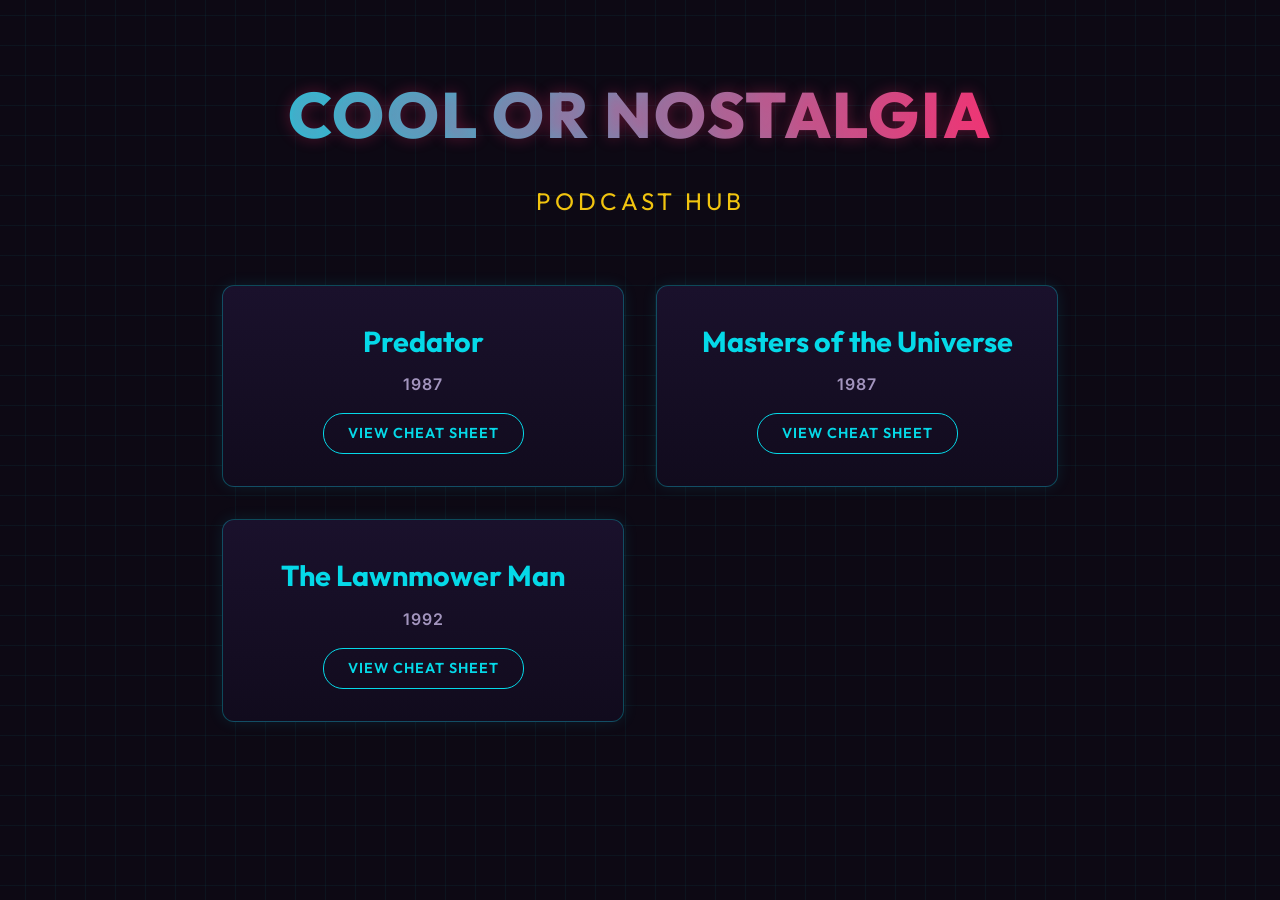
<file: index.html>
<!DOCTYPE html>
<html lang="en">
<head>
    <meta charset="UTF-8">
    <meta name="viewport" content="width=device-width, initial-scale=1.0">
    <title>CoolOrNostalgia - Cheat Sheets</title>
    <link rel="preconnect" href="https://fonts.googleapis.com">
    <link rel="preconnect" href="https://fonts.gstatic.com" crossorigin>
    <link href="https://fonts.googleapis.com/css2?family=Outfit:wght@300;400;600;800&family=Inter:wght@400;500;700&display=swap" rel="stylesheet">
    <style>
        :root {
            --bg-color: #0d0914;
            --card-bg: #1a112c;
            --text-primary: #e2d9f3;
            --text-secondary: #a395be;
            --accent-pink: #ff2a6d;
            --accent-cyan: #05d9e8;
            --accent-yellow: #f1c40f;
            --grid-color: rgba(5, 217, 232, 0.05);
        }

        body {
            margin: 0;
            padding: 0;
            font-family: 'Inter', sans-serif;
            background-color: var(--bg-color);
            color: var(--text-primary);
            background-image: 
                linear-gradient(var(--grid-color) 1px, transparent 1px),
                linear-gradient(90deg, var(--grid-color) 1px, transparent 1px);
            background-size: 30px 30px;
            background-position: center center;
            line-height: 1.6;
            min-height: 100vh;
            display: flex;
            flex-direction: column;
        }

        .container {
            max-width: 900px;
            margin: 0 auto;
            padding: 4rem 2rem;
            flex: 1;
            width: 100%;
            box-sizing: border-box;
        }

        header {
            text-align: center;
            margin-bottom: 4rem;
        }

        h1 {
            font-family: 'Outfit', sans-serif;
            font-size: 4rem;
            font-weight: 800;
            margin: 0;
            text-transform: uppercase;
            letter-spacing: 2px;
            background: linear-gradient(to right, var(--accent-cyan), var(--accent-pink));
            -webkit-background-clip: text;
            -webkit-text-fill-color: transparent;
            text-shadow: 0px 0px 15px rgba(255, 42, 109, 0.3);
        }

        .subtitle {
            font-family: 'Outfit', sans-serif;
            font-size: 1.5rem;
            color: var(--accent-yellow);
            text-transform: uppercase;
            letter-spacing: 4px;
            margin-top: 1rem;
        }

        .movie-grid {
            display: grid;
            grid-template-columns: repeat(auto-fit, minmax(280px, 1fr));
            gap: 2rem;
        }

        .movie-card {
            background: linear-gradient(180deg, var(--card-bg), #110b1d);
            border-radius: 12px;
            padding: 2rem;
            border: 1px solid rgba(5, 217, 232, 0.3);
            box-shadow: 0 0 15px rgba(5, 217, 232, 0.1);
            text-decoration: none;
            color: var(--text-primary);
            transition: transform 0.3s ease, box-shadow 0.3s ease, border-color 0.3s ease;
            display: flex;
            flex-direction: column;
            align-items: center;
            text-align: center;
        }

        .movie-card:hover {
            transform: translateY(-5px);
            box-shadow: 0 10px 25px rgba(255, 42, 109, 0.2);
            border-color: var(--accent-pink);
        }

        .movie-card h2 {
            font-family: 'Outfit', sans-serif;
            color: var(--accent-cyan);
            margin: 0 0 0.5rem 0;
            font-size: 1.8rem;
            transition: color 0.3s ease;
        }
        
        .movie-card:hover h2 {
            color: var(--accent-pink);
        }

        .movie-year {
            font-size: 1rem;
            color: var(--text-secondary);
            font-weight: 600;
            margin-bottom: 1rem;
            letter-spacing: 1px;
        }
        
        .view-button {
            margin-top: auto;
            background: transparent;
            border: 1px solid var(--accent-cyan);
            color: var(--accent-cyan);
            padding: 0.5rem 1.5rem;
            border-radius: 20px;
            font-family: 'Outfit', sans-serif;
            font-weight: 600;
            text-transform: uppercase;
            font-size: 0.9rem;
            letter-spacing: 1px;
            transition: all 0.3s ease;
        }
        
        .movie-card:hover .view-button {
            background: var(--accent-pink);
            border-color: var(--accent-pink);
            color: white;
            box-shadow: 0 0 10px rgba(255, 42, 109, 0.5);
        }

        @media (max-width: 600px) {
            h1 {
                font-size: 2.5rem;
            }
        }
    </style>
</head>
<body>
    <div class="container">
        <header>
            <h1>Cool Or Nostalgia</h1>
            <div class="subtitle">Podcast Hub</div>
        </header>

        <div class="movie-grid">
            <a href="Predator_1987/Predator_1987_CheatSheet.html" class="movie-card">
                <h2>Predator</h2>
                <div class="movie-year">1987</div>
                <div class="view-button">View Cheat Sheet</div>
            </a>
            
            <a href="Masters_of_the_Universe_1987/Masters_of_the_Universe_1987_CheatSheet.html" class="movie-card">
                <h2>Masters of the Universe</h2>
                <div class="movie-year">1987</div>
                <div class="view-button">View Cheat Sheet</div>
            </a>

            <a href="Lawnemower_Man/LawnmowerMan_CheatSheet.html" class="movie-card">
                <h2>The Lawnmower Man</h2>
                <div class="movie-year">1992</div>
                <div class="view-button">View Cheat Sheet</div>
            </a>
        </div>
    </div>
</body>
</html>
</file>
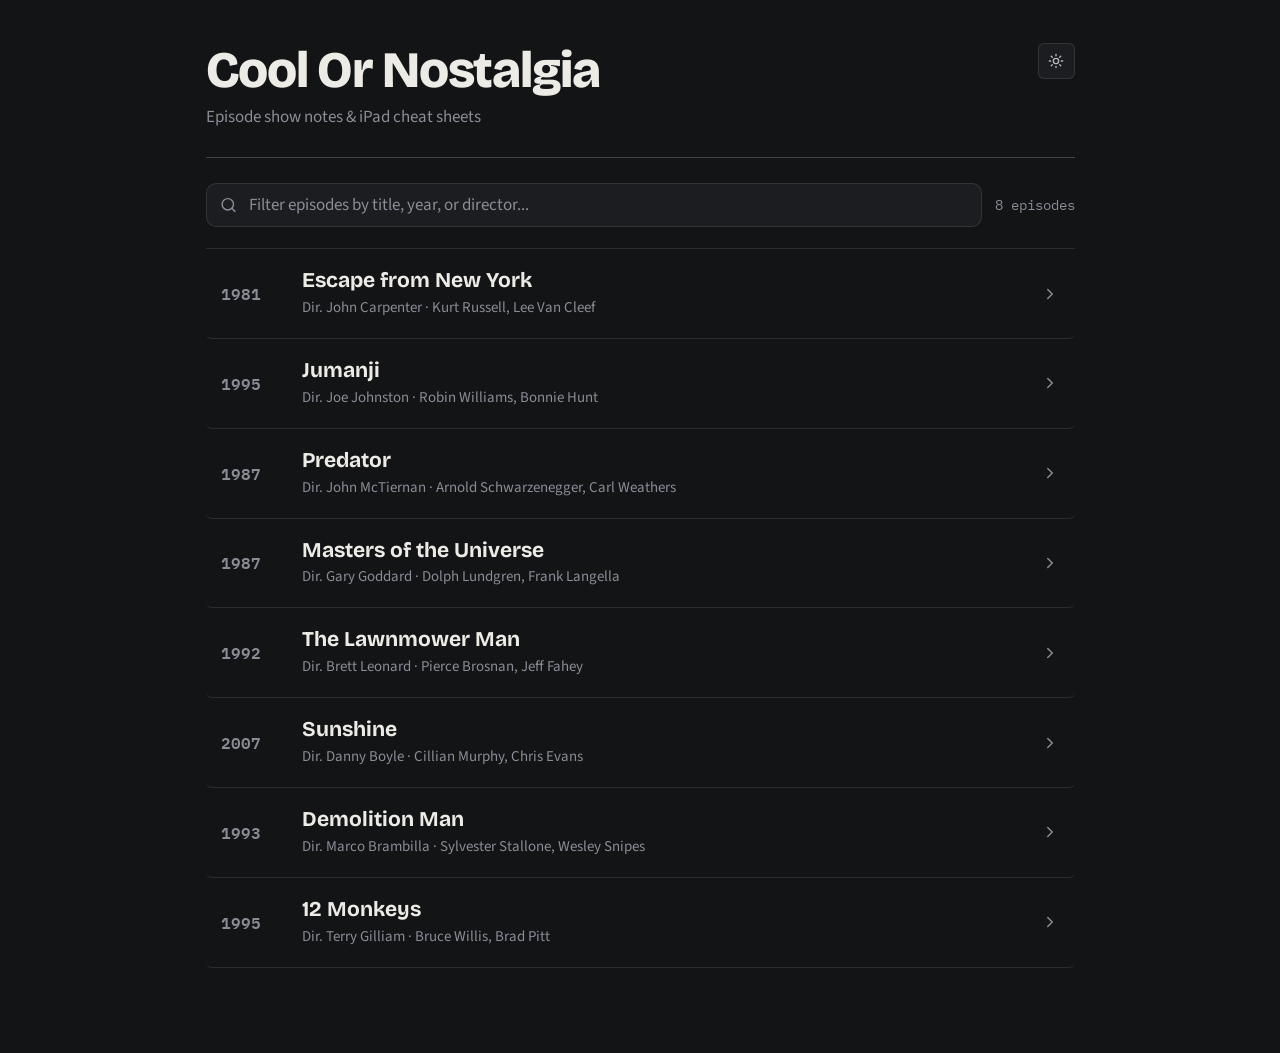
<file: docs/index.html>
<!DOCTYPE html>
<html lang="en">
<head>
    <meta charset="UTF-8">
    <meta name="viewport" content="width=device-width, initial-scale=1.0">
    <title>Cool Or Nostalgia — Show Notes Hub</title>
    <link rel="preconnect" href="https://fonts.googleapis.com">
    <link rel="preconnect" href="https://fonts.gstatic.com" crossorigin>
    <link href="https://fonts.googleapis.com/css2?family=Bricolage+Grotesque:wght@600;700;800&family=IBM+Plex+Mono:wght@400;500;600&family=Source+Sans+3:wght@400;600;700&display=swap" rel="stylesheet">
    <link rel="stylesheet" href="assets/cheatsheet.css">
    <style>
        .hub-shell {
            max-width: 920px;
            margin: 0 auto;
            padding: 2.5rem 1.5rem 5rem;
        }

        .hub-top {
            display: flex;
            align-items: flex-start;
            justify-content: space-between;
            gap: 1.25rem;
            padding-bottom: 1.5rem;
            border-bottom: 1px solid var(--border-strong);
            margin-bottom: 1.5rem;
        }

        .hub-top h1 {
            font-size: clamp(2rem, 4.5vw, 3rem);
            margin-bottom: 0.35rem;
        }

        .hub-lead {
            color: var(--ink-muted);
            font-size: 1rem;
            margin: 0;
        }

        .hub-toolbar {
            display: flex;
            align-items: center;
            gap: 0.75rem;
            margin-bottom: 1.25rem;
            flex-wrap: wrap;
        }

        .hub-search-wrap {
            position: relative;
            flex: 1;
            min-width: 220px;
        }

        .hub-search-icon {
            position: absolute;
            left: 0.85rem;
            top: 50%;
            transform: translateY(-50%);
            width: 17px;
            height: 17px;
            color: var(--ink-muted);
            pointer-events: none;
        }

        .hub-search {
            width: 100%;
            height: 44px;
            padding: 0 1rem 0 2.5rem;
            font-family: var(--font-body);
            font-size: 1rem;
            color: var(--ink);
            background: var(--surface);
            border: 1px solid var(--border);
            border-radius: var(--radius-md);
            transition: border-color 0.15s ease, background-color 0.15s ease;
        }

        .hub-search::placeholder {
            color: var(--ink-muted);
        }

        .hub-search:focus {
            outline: none;
            border-color: var(--accent-cool);
        }

        .hub-count {
            font-family: var(--font-mono);
            font-size: 0.82rem;
            font-variant-numeric: tabular-nums;
            color: var(--ink-muted);
            white-space: nowrap;
        }

        .movie-grid {
            display: flex;
            flex-direction: column;
            border-top: 1px solid var(--border);
        }

        .movie-card {
            display: grid;
            grid-template-columns: 64px minmax(0, 1fr) auto;
            align-items: center;
            gap: 1rem;
            padding: 1.05rem 0.9rem;
            border-bottom: 1px solid var(--border);
            text-decoration: none;
            color: var(--ink);
            border-radius: var(--radius-sm);
            transition: background-color 0.15s ease;
        }

        .movie-card:hover {
            background: var(--surface);
        }

        .movie-year {
            font-family: var(--font-mono);
            font-size: 0.92rem;
            font-weight: 600;
            font-variant-numeric: tabular-nums;
            color: var(--ink-muted);
        }

        .movie-info {
            min-width: 0;
        }

        .movie-card h2 {
            font-family: var(--font-display);
            font-size: 1.24rem;
            font-weight: 700;
            margin: 0;
            color: var(--ink);
            line-height: 1.25;
        }

        .movie-card:hover h2 {
            color: var(--accent-cool);
        }

        .movie-meta {
            font-size: 0.88rem;
            color: var(--ink-muted);
            margin-top: 0.15rem;
            white-space: nowrap;
            overflow: hidden;
            text-overflow: ellipsis;
        }

        .movie-arrow {
            color: var(--ink-muted);
            display: inline-flex;
            align-items: center;
            transition: transform 0.15s ease, color 0.15s ease;
        }

        .movie-card:hover .movie-arrow {
            color: var(--accent-cool);
            transform: translateX(3px);
        }

        .hub-empty {
            display: none;
            padding: 2.5rem 1rem;
            text-align: center;
            color: var(--ink-muted);
            font-size: 0.98rem;
        }

        @media (max-width: 600px) {
            .hub-shell {
                padding: 1.5rem 1rem 4rem;
            }

            .movie-card {
                grid-template-columns: 52px minmax(0, 1fr) 20px;
                gap: 0.75rem;
                padding: 0.95rem 0.5rem;
            }

            .movie-card h2 {
                font-size: 1.12rem;
            }
        }
    </style>
    <script>
        (function () {
            const theme = localStorage.getItem('con_theme') === 'light' ? 'light' : 'dark';
            document.documentElement.setAttribute('data-theme', theme);
        })();
    </script>
</head>
<body>
    <div class="hub-shell">
        <div class="hub-top">
            <div>
                <h1>Cool Or Nostalgia</h1>
                <p class="hub-lead">Episode show notes &amp; iPad cheat sheets</p>
            </div>
            <button id="hub-theme-toggle" class="theme-btn" type="button" aria-label="Toggle light or dark mode" title="Toggle light or dark mode"></button>
        </div>

        <div class="hub-toolbar">
            <div class="hub-search-wrap">
                <svg class="hub-search-icon" viewBox="0 0 24 24" fill="none" stroke="currentColor" stroke-width="2" stroke-linecap="round" stroke-linejoin="round" aria-hidden="true">
                    <circle cx="11" cy="11" r="8"/><path d="m21 21-4.3-4.3"/>
                </svg>
                <input id="hub-search" class="hub-search" type="search" placeholder="Filter episodes by title, year, or director..." autocomplete="off">
            </div>
            <span id="hub-count" class="hub-count">8 episodes</span>
        </div>

        <div class="movie-grid" id="movie-grid">
            <a href="Escape_from_New_York_1981/index.html" class="movie-card" data-search="escape from new york 1981 john carpenter kurt russell">
                <div class="movie-year">1981</div>
                <div class="movie-info">
                    <h2>Escape from New York</h2>
                    <div class="movie-meta">Dir. John Carpenter &middot; Kurt Russell, Lee Van Cleef</div>
                </div>
                <span class="movie-arrow" aria-hidden="true">
                    <svg width="18" height="18" viewBox="0 0 24 24" fill="none" stroke="currentColor" stroke-width="2" stroke-linecap="round" stroke-linejoin="round"><path d="m9 18 6-6-6-6"/></svg>
                </span>
            </a>

            <a href="Jumanji_1995/index.html" class="movie-card" data-search="jumanji 1995 joe johnston robin williams kirsten dunst">
                <div class="movie-year">1995</div>
                <div class="movie-info">
                    <h2>Jumanji</h2>
                    <div class="movie-meta">Dir. Joe Johnston &middot; Robin Williams, Bonnie Hunt</div>
                </div>
                <span class="movie-arrow" aria-hidden="true">
                    <svg width="18" height="18" viewBox="0 0 24 24" fill="none" stroke="currentColor" stroke-width="2" stroke-linecap="round" stroke-linejoin="round"><path d="m9 18 6-6-6-6"/></svg>
                </span>
            </a>

            <a href="Predator_1987/Predator_1987_CheatSheet.html" class="movie-card" data-search="predator 1987 john mctiernan arnold schwarzenegger carl weathers">
                <div class="movie-year">1987</div>
                <div class="movie-info">
                    <h2>Predator</h2>
                    <div class="movie-meta">Dir. John McTiernan &middot; Arnold Schwarzenegger, Carl Weathers</div>
                </div>
                <span class="movie-arrow" aria-hidden="true">
                    <svg width="18" height="18" viewBox="0 0 24 24" fill="none" stroke="currentColor" stroke-width="2" stroke-linecap="round" stroke-linejoin="round"><path d="m9 18 6-6-6-6"/></svg>
                </span>
            </a>

            <a href="Masters_of_the_Universe_1987/Masters_of_the_Universe_1987_CheatSheet.html" class="movie-card" data-search="masters of the universe 1987 gary goddard dolph lundgren frank langella he-man">
                <div class="movie-year">1987</div>
                <div class="movie-info">
                    <h2>Masters of the Universe</h2>
                    <div class="movie-meta">Dir. Gary Goddard &middot; Dolph Lundgren, Frank Langella</div>
                </div>
                <span class="movie-arrow" aria-hidden="true">
                    <svg width="18" height="18" viewBox="0 0 24 24" fill="none" stroke="currentColor" stroke-width="2" stroke-linecap="round" stroke-linejoin="round"><path d="m9 18 6-6-6-6"/></svg>
                </span>
            </a>

            <a href="Lawnemower_Man/LawnmowerMan_CheatSheet.html" class="movie-card" data-search="the lawnmower man 1992 brett leonard pierce brosnan jeff fahey stephen king">
                <div class="movie-year">1992</div>
                <div class="movie-info">
                    <h2>The Lawnmower Man</h2>
                    <div class="movie-meta">Dir. Brett Leonard &middot; Pierce Brosnan, Jeff Fahey</div>
                </div>
                <span class="movie-arrow" aria-hidden="true">
                    <svg width="18" height="18" viewBox="0 0 24 24" fill="none" stroke="currentColor" stroke-width="2" stroke-linecap="round" stroke-linejoin="round"><path d="m9 18 6-6-6-6"/></svg>
                </span>
            </a>

            <a href="Sunshine_2007/index.html" class="movie-card" data-search="sunshine 2007 danny boyle alex garland cillian murphy chris evans">
                <div class="movie-year">2007</div>
                <div class="movie-info">
                    <h2>Sunshine</h2>
                    <div class="movie-meta">Dir. Danny Boyle &middot; Cillian Murphy, Chris Evans</div>
                </div>
                <span class="movie-arrow" aria-hidden="true">
                    <svg width="18" height="18" viewBox="0 0 24 24" fill="none" stroke="currentColor" stroke-width="2" stroke-linecap="round" stroke-linejoin="round"><path d="m9 18 6-6-6-6"/></svg>
                </span>
            </a>

            <a href="Demolition_Man_1993/index.html" class="movie-card" data-search="demolition man 1993 marco brambilla sylvester stallone wesley snipes sandra bullock">
                <div class="movie-year">1993</div>
                <div class="movie-info">
                    <h2>Demolition Man</h2>
                    <div class="movie-meta">Dir. Marco Brambilla &middot; Sylvester Stallone, Wesley Snipes</div>
                </div>
                <span class="movie-arrow" aria-hidden="true">
                    <svg width="18" height="18" viewBox="0 0 24 24" fill="none" stroke="currentColor" stroke-width="2" stroke-linecap="round" stroke-linejoin="round"><path d="m9 18 6-6-6-6"/></svg>
                </span>
            </a>

            <a href="12_Monkeys_1995/12_Monkeys_1995_CheatSheet.html" class="movie-card" data-search="12 monkeys twelve monkeys 1995 terry gilliam bruce willis brad pitt">
                <div class="movie-year">1995</div>
                <div class="movie-info">
                    <h2>12 Monkeys</h2>
                    <div class="movie-meta">Dir. Terry Gilliam &middot; Bruce Willis, Brad Pitt</div>
                </div>
                <span class="movie-arrow" aria-hidden="true">
                    <svg width="18" height="18" viewBox="0 0 24 24" fill="none" stroke="currentColor" stroke-width="2" stroke-linecap="round" stroke-linejoin="round"><path d="m9 18 6-6-6-6"/></svg>
                </span>
            </a>
        </div>

        <div id="hub-empty" class="hub-empty">No matching episodes found. Try another title, year, or director.</div>
    </div>

    <script>
        (function () {
            const btn = document.getElementById('hub-theme-toggle');
            function syncTheme(theme) {
                document.documentElement.setAttribute('data-theme', theme);
                localStorage.setItem('con_theme', theme);
                const isLight = theme === 'light';
                btn.innerHTML = isLight
                    ? '<svg viewBox="0 0 24 24" aria-hidden="true"><path d="M21 12.79A9 9 0 1 1 11.21 3 7 7 0 0 0 21 12.79z"/></svg>'
                    : '<svg viewBox="0 0 24 24" aria-hidden="true"><circle cx="12" cy="12" r="4"/><path d="M12 2v2M12 20v2M4.93 4.93l1.41 1.41M17.66 17.66l1.41 1.41M2 12h2M20 12h2M6.34 17.66l-1.41 1.41M19.07 4.93l-1.41 1.41"/></svg>';
            }
            syncTheme(localStorage.getItem('con_theme') === 'light' ? 'light' : 'dark');
            btn.addEventListener('click', function () {
                syncTheme(localStorage.getItem('con_theme') === 'light' ? 'dark' : 'light');
            });

            const input = document.getElementById('hub-search');
            const cards = Array.from(document.querySelectorAll('.movie-card'));
            const countEl = document.getElementById('hub-count');
            const emptyEl = document.getElementById('hub-empty');

            input.addEventListener('input', function () {
                const q = input.value.trim().toLowerCase();
                let visible = 0;
                cards.forEach(function (card) {
                    const haystack = (card.getAttribute('data-search') || card.textContent).toLowerCase();
                    const match = !q || haystack.indexOf(q) !== -1;
                    card.style.display = match ? '' : 'none';
                    if (match) visible++;
                });
                countEl.textContent = visible + (visible === 1 ? ' episode' : ' episodes');
                emptyEl.style.display = visible === 0 ? 'block' : 'none';
            });
        })();
    </script>
</body>
</html>
</file>
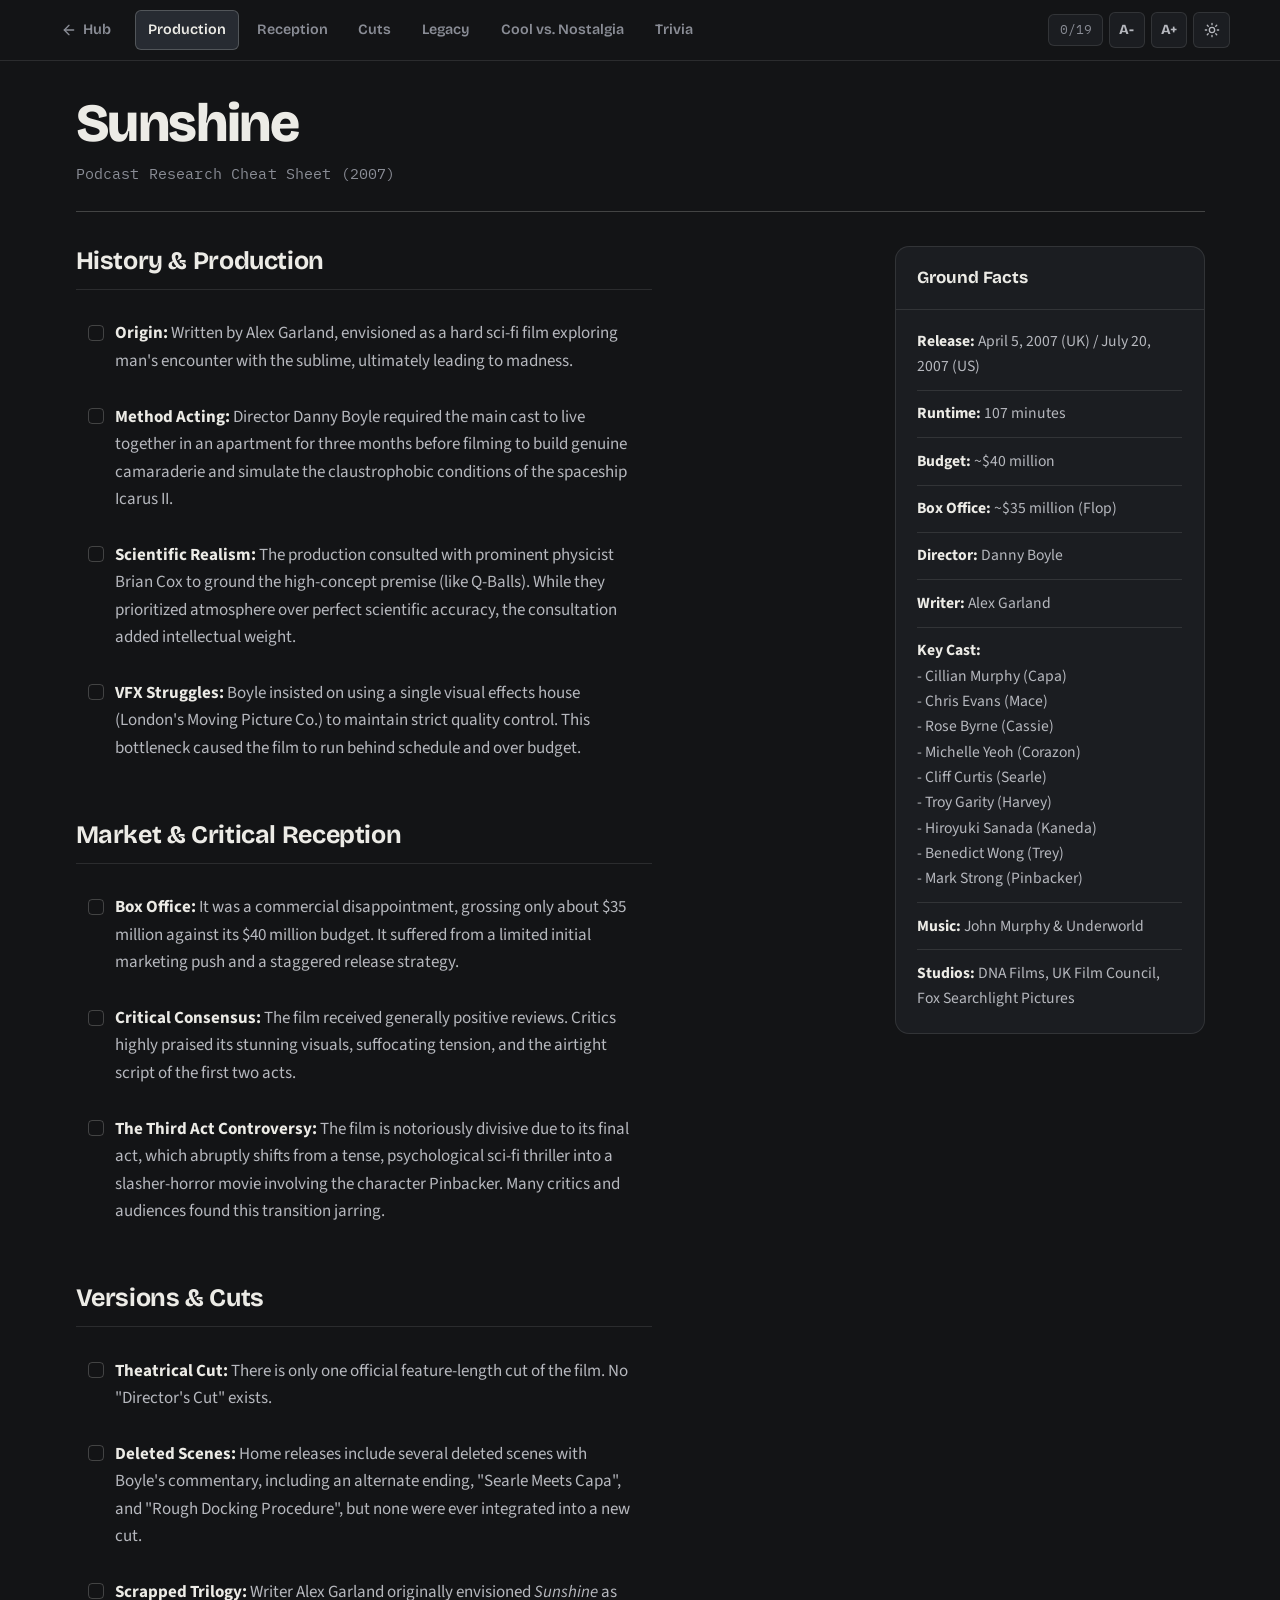
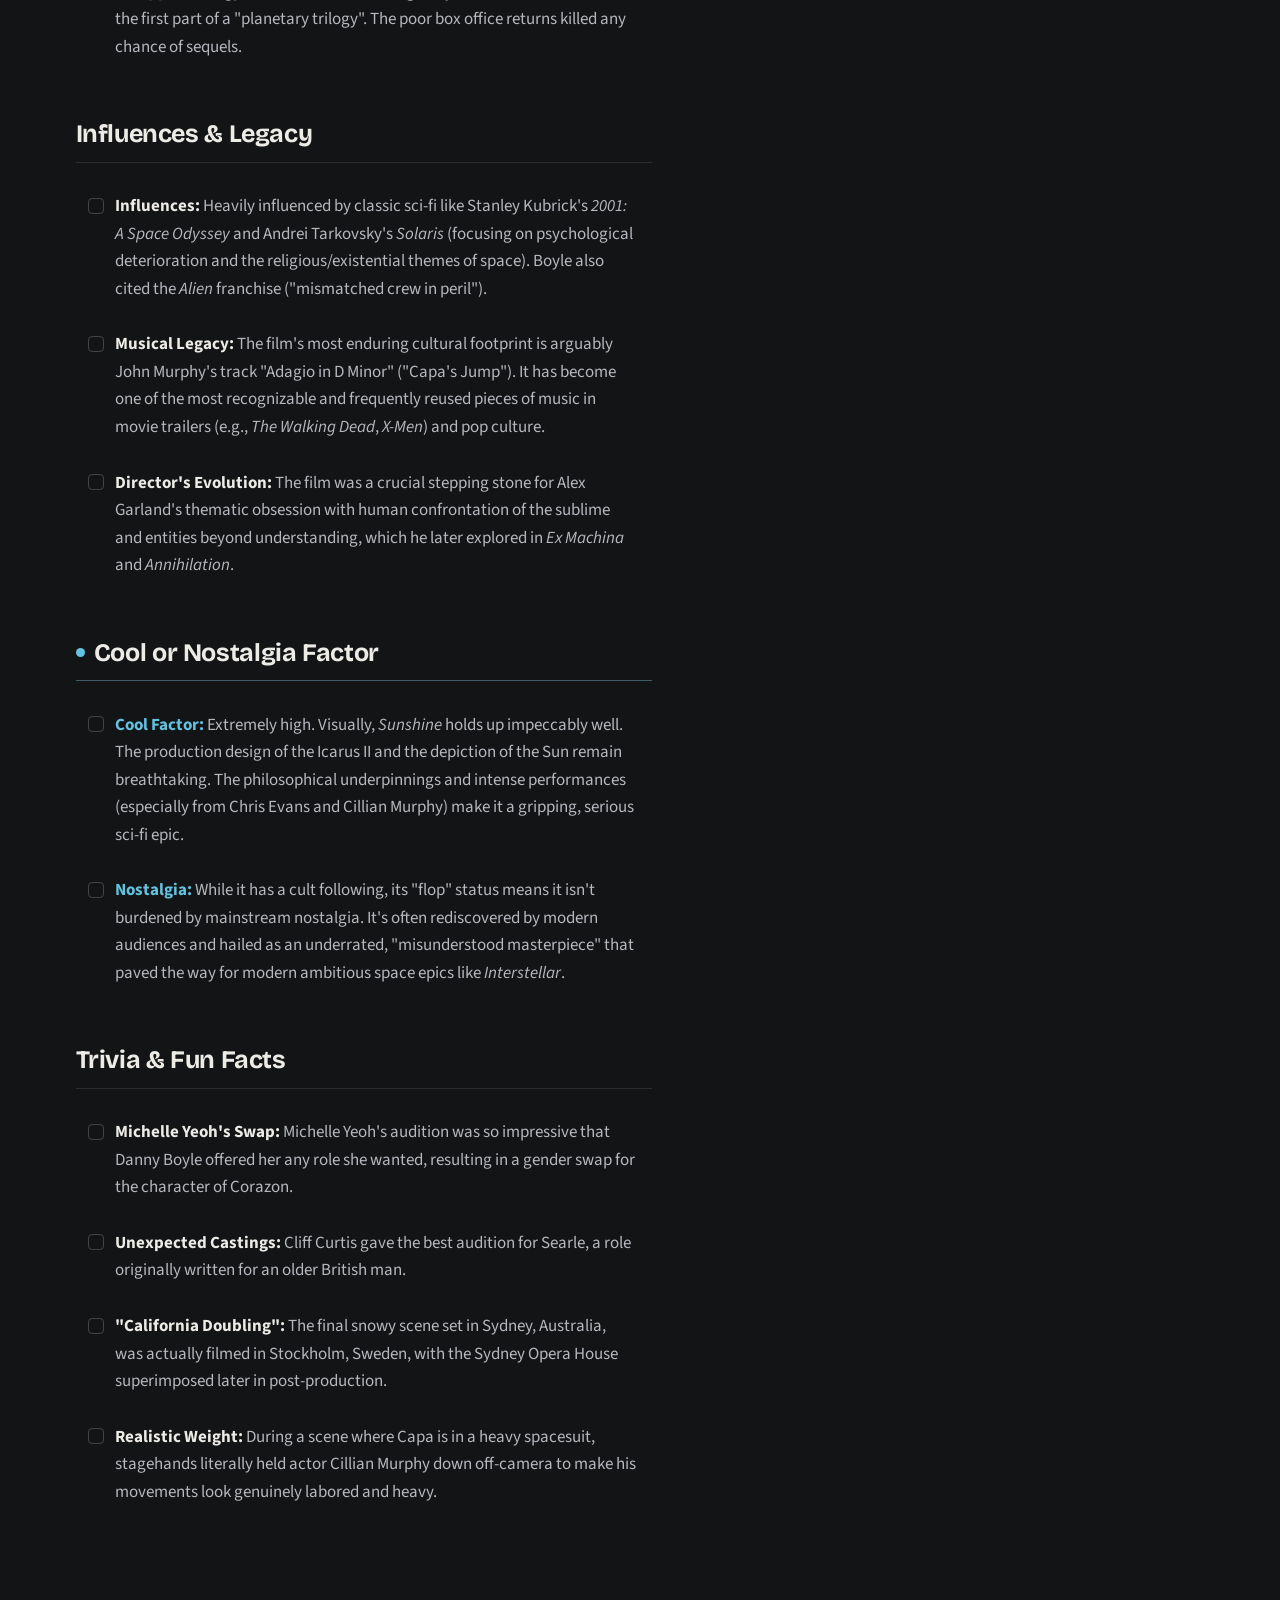
<file: docs/Sunshine_2007/index.html>
<!DOCTYPE html>
<html lang="en">
<head>
    <meta charset="UTF-8">
    <meta name="viewport" content="width=device-width, initial-scale=1.0">
    <title>Sunshine (2007) - Podcast Cheat Sheet</title>
    <link rel="preconnect" href="https://fonts.googleapis.com">
    <link rel="preconnect" href="https://fonts.gstatic.com" crossorigin>
    <link href="https://fonts.googleapis.com/css2?family=Bricolage+Grotesque:wght@600;700;800&family=IBM+Plex+Mono:wght@400;500;600&family=Source+Sans+3:ital,wght@0,400;0,600;0,700;1,400&display=swap" rel="stylesheet">
    <link rel="stylesheet" href="../assets/cheatsheet.css">
    <script src="../assets/cheatsheet.js" defer></script>
</head>
<body>
    <nav class="chapter-nav" aria-label="Episode sections">
        <div class="chapter-nav-inner">
            <a class="nav-hub-link" href="../index.html" aria-label="Back to Podcast Hub">
                <svg width="16" height="16" viewBox="0 0 24 24" fill="none" stroke="currentColor" stroke-width="2" stroke-linecap="round" stroke-linejoin="round" aria-hidden="true"><path d="M19 12H5"/><path d="m12 19-7-7 7-7"/></svg>
                <span class="nav-hub-label">Hub</span>
            </a>
            <div class="chapter-links">
                <a class="chapter-pill active" href="#history-production">Production</a>
                <a class="chapter-pill" href="#market-critical-reception">Reception</a>
                <a class="chapter-pill" href="#versions-cuts">Cuts</a>
                <a class="chapter-pill" href="#influences-legacy">Legacy</a>
                <a class="chapter-pill pill-cool" href="#cool-or-nostalgia-factor">Cool vs. Nostalgia</a>
                <a class="chapter-pill" href="#trivia-fun-facts">Trivia</a>
            </div>
            <div class="nav-controls" aria-label="Reading controls">
                <button id="font-dec" class="font-btn" type="button" title="Smaller text">A-</button>
                <button id="font-inc" class="font-btn" type="button" title="Larger text">A+</button>
                <button id="theme-toggle" class="theme-btn" type="button" title="Toggle light/dark mode"></button>
            </div>
        </div>
    </nav>


    

    <div class="container">
        <header>
        <h1>Sunshine</h1>
        <div class="subtitle">Podcast Research Cheat Sheet (2007)</div>
    </header>
        <div class="main-content">
            
            <div id="history-production" class="card">
                <h2><span>History & Production</span></h2>
                <ul>
                    <li><strong>Origin:</strong> Written by Alex Garland, envisioned as a hard sci-fi film exploring man's encounter with the sublime, ultimately leading to madness.</li>
                    <li><strong>Method Acting:</strong> Director Danny Boyle required the main cast to live together in an apartment for three months before filming to build genuine camaraderie and simulate the claustrophobic conditions of the spaceship Icarus II.</li>
                    <li><strong>Scientific Realism:</strong> The production consulted with prominent physicist Brian Cox to ground the high-concept premise (like Q-Balls). While they prioritized atmosphere over perfect scientific accuracy, the consultation added intellectual weight.</li>
                    <li><strong>VFX Struggles:</strong> Boyle insisted on using a single visual effects house (London's Moving Picture Co.) to maintain strict quality control. This bottleneck caused the film to run behind schedule and over budget.</li>
                </ul>
            </div>

            <div id="market-critical-reception" class="card">
                <h2><span>Market & Critical Reception</span></h2>
                <ul>
                    <li><strong>Box Office:</strong> It was a commercial disappointment, grossing only about $35 million against its $40 million budget. It suffered from a limited initial marketing push and a staggered release strategy.</li>
                    <li><strong>Critical Consensus:</strong> The film received generally positive reviews. Critics highly praised its stunning visuals, suffocating tension, and the airtight script of the first two acts.</li>
                    <li><strong>The Third Act Controversy:</strong> The film is notoriously divisive due to its final act, which abruptly shifts from a tense, psychological sci-fi thriller into a slasher-horror movie involving the character Pinbacker. Many critics and audiences found this transition jarring.</li>
                </ul>
            </div>

            <div id="versions-cuts" class="card">
                <h2><span>Versions & Cuts</span></h2>
                <ul>
                    <li><strong>Theatrical Cut:</strong> There is only one official feature-length cut of the film. No "Director's Cut" exists.</li>
                    <li><strong>Deleted Scenes:</strong> Home releases include several deleted scenes with Boyle's commentary, including an alternate ending, "Searle Meets Capa", and "Rough Docking Procedure", but none were ever integrated into a new cut.</li>
                    <li><strong>Scrapped Trilogy:</strong> Writer Alex Garland originally envisioned <em>Sunshine</em> as the first part of a "planetary trilogy". The poor box office returns killed any chance of sequels.</li>
                </ul>
            </div>

            <div id="influences-legacy" class="card">
                <h2><span>Influences & Legacy</span></h2>
                <ul>
                    <li><strong>Influences:</strong> Heavily influenced by classic sci-fi like Stanley Kubrick's <em>2001: A Space Odyssey</em> and Andrei Tarkovsky's <em>Solaris</em> (focusing on psychological deterioration and the religious/existential themes of space). Boyle also cited the <em>Alien</em> franchise ("mismatched crew in peril").</li>
                    <li><strong>Musical Legacy:</strong> The film's most enduring cultural footprint is arguably John Murphy's track "Adagio in D Minor" ("Capa's Jump"). It has become one of the most recognizable and frequently reused pieces of music in movie trailers (e.g., <em>The Walking Dead</em>, <em>X-Men</em>) and pop culture.</li>
                    <li><strong>Director's Evolution:</strong> The film was a crucial stepping stone for Alex Garland's thematic obsession with human confrontation of the sublime and entities beyond understanding, which he later explored in <em>Ex Machina</em> and <em>Annihilation</em>.</li>
                </ul>
            </div>

            <div id="cool-or-nostalgia-factor" class="card cool-card">
                <h2><span>Cool or Nostalgia Factor</span></h2>
                <ul>
                    <li><strong>Cool Factor:</strong> Extremely high. Visually, <em>Sunshine</em> holds up impeccably well. The production design of the Icarus II and the depiction of the Sun remain breathtaking. The philosophical underpinnings and intense performances (especially from Chris Evans and Cillian Murphy) make it a gripping, serious sci-fi epic.</li>
                    <li><strong>Nostalgia:</strong> While it has a cult following, its "flop" status means it isn't burdened by mainstream nostalgia. It's often rediscovered by modern audiences and hailed as an underrated, "misunderstood masterpiece" that paved the way for modern ambitious space epics like <em>Interstellar</em>.</li>
                </ul>
            </div>

            <div id="trivia-fun-facts" class="card">
                <h2><span>Trivia & Fun Facts</span></h2>
                <ul>
                    <li><strong>Michelle Yeoh's Swap:</strong> Michelle Yeoh's audition was so impressive that Danny Boyle offered her any role she wanted, resulting in a gender swap for the character of Corazon.</li>
                    <li><strong>Unexpected Castings:</strong> Cliff Curtis gave the best audition for Searle, a role originally written for an older British man.</li>
                    <li><strong>"California Doubling":</strong> The final snowy scene set in Sydney, Australia, was actually filmed in Stockholm, Sweden, with the Sydney Opera House superimposed later in post-production.</li>
                    <li><strong>Realistic Weight:</strong> During a scene where Capa is in a heavy spacesuit, stagehands literally held actor Cillian Murphy down off-camera to make his movements look genuinely labored and heavy.</li>
                </ul>
            </div>

        </div>

        <div class="sidebar">
            <div class="fact-box">
                <h2><span>Ground Facts</span></h2>
                <ul>
                    <li><strong>Release:</strong> April 5, 2007 (UK) / July 20, 2007 (US)</li>
                    <li><strong>Runtime:</strong> 107 minutes</li>
                    <li><strong>Budget:</strong> ~$40 million</li>
                    <li><strong>Box Office:</strong> ~$35 million (Flop)</li>
                    <li><strong>Director:</strong> Danny Boyle</li>
                    <li><strong>Writer:</strong> Alex Garland</li>
                    <li><strong>Key Cast:</strong> 
                        <br>- Cillian Murphy (Capa)
                        <br>- Chris Evans (Mace)
                        <br>- Rose Byrne (Cassie)
                        <br>- Michelle Yeoh (Corazon)
                        <br>- Cliff Curtis (Searle)
                        <br>- Troy Garity (Harvey)
                        <br>- Hiroyuki Sanada (Kaneda)
                        <br>- Benedict Wong (Trey)
                        <br>- Mark Strong (Pinbacker)
                    </li>
                    <li><strong>Music:</strong> John Murphy & Underworld</li>
                    <li><strong>Studios:</strong> DNA Films, UK Film Council, Fox Searchlight Pictures</li>
                </ul>
            </div>
        </div>
    </div>

</body>
</html>
</file>
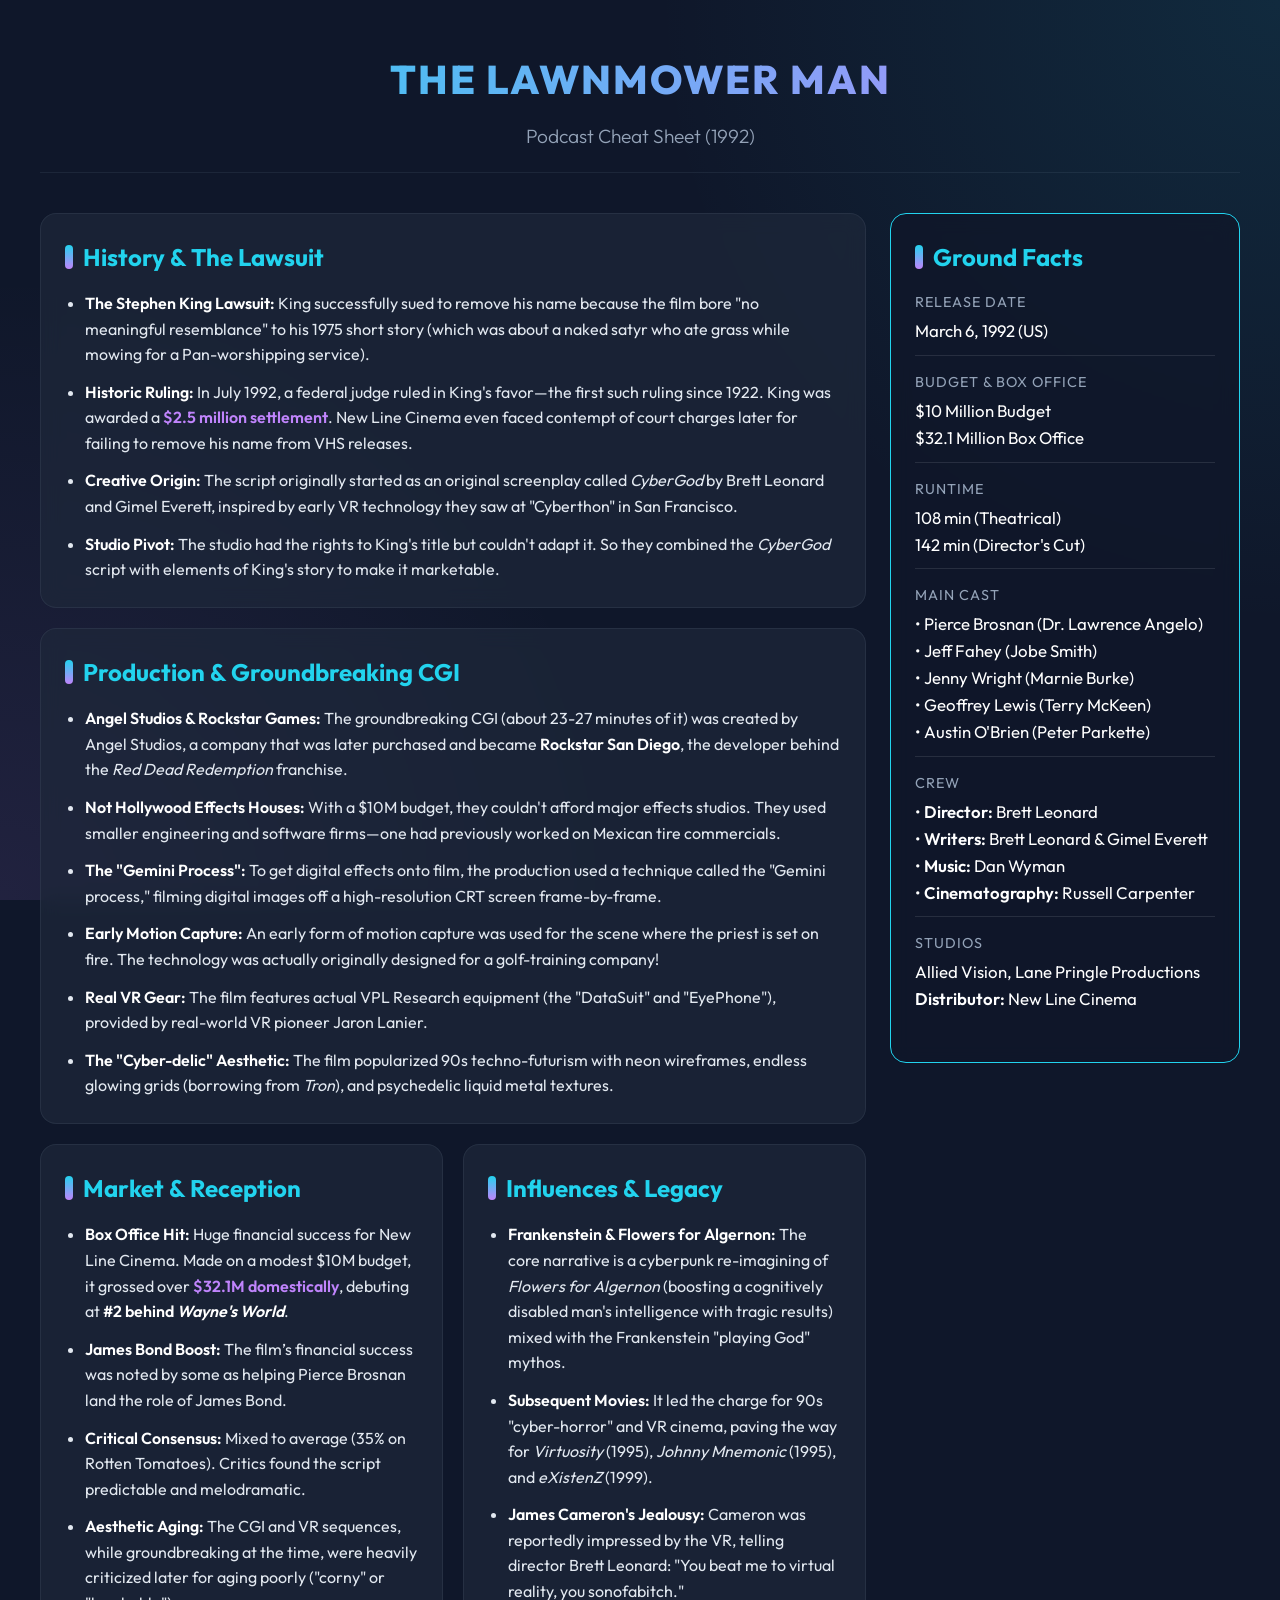
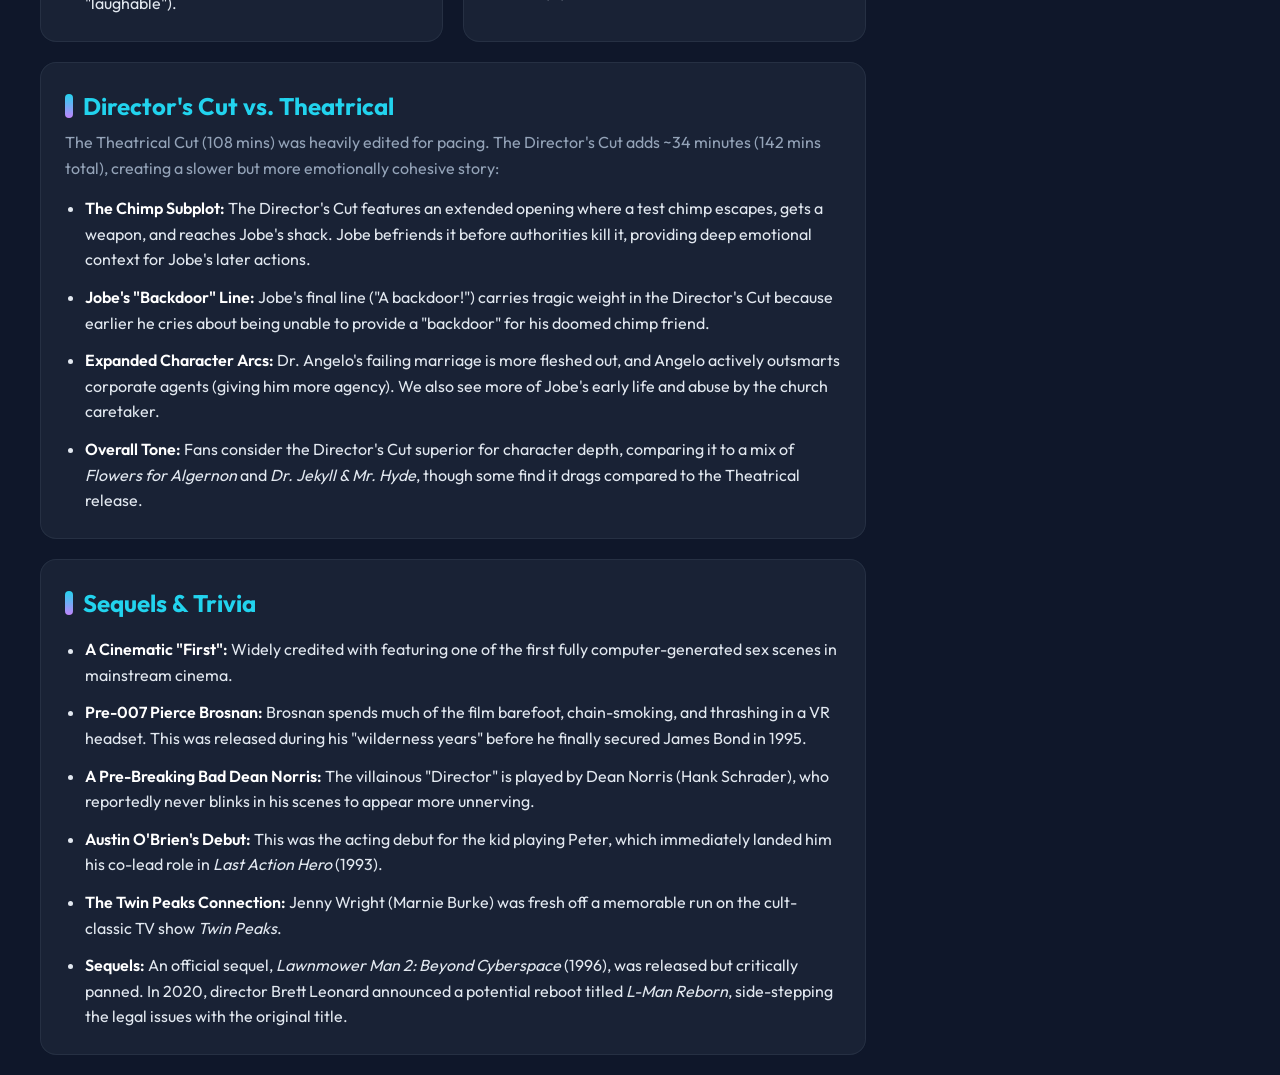
<file: Lawnemower_Man/LawnmowerMan_CheatSheet.html>
<!DOCTYPE html>
<html lang="en">
<head>
    <meta charset="UTF-8">
    <meta name="viewport" content="width=device-width, initial-scale=1.0">
    <title>The Lawnmower Man (1992) - Podcast Cheat Sheet</title>
    <link href="https://fonts.googleapis.com/css2?family=Outfit:wght@300;400;600;800&display=swap" rel="stylesheet">
    <style>
        :root {
            --bg-color: #0f172a;
            --text-main: #e2e8f0;
            --text-muted: #94a3b8;
            --accent-cyan: #22d3ee;
            --accent-purple: #c084fc;
            --card-bg: rgba(30, 41, 59, 0.7);
            --card-border: rgba(148, 163, 184, 0.1);
        }

        body {
            font-family: 'Outfit', sans-serif;
            background-color: var(--bg-color);
            color: var(--text-main);
            margin: 0;
            padding: 20px;
            line-height: 1.6;
            background-image: radial-gradient(circle at top right, rgba(34, 211, 238, 0.1), transparent 40%),
                              radial-gradient(circle at bottom left, rgba(192, 132, 252, 0.1), transparent 40%);
            background-attachment: fixed;
        }

        .container {
            max-width: 1200px;
            margin: 0 auto;
        }

        header {
            text-align: center;
            margin-bottom: 40px;
            padding-bottom: 20px;
            border-bottom: 1px solid var(--card-border);
        }

        h1 {
            font-size: 2.5rem;
            font-weight: 800;
            margin-bottom: 10px;
            background: linear-gradient(to right, var(--accent-cyan), var(--accent-purple));
            -webkit-background-clip: text;
            -webkit-text-fill-color: transparent;
            text-transform: uppercase;
            letter-spacing: 2px;
        }

        .subtitle {
            color: var(--text-muted);
            font-size: 1.2rem;
            font-weight: 300;
        }

        .layout {
            display: grid;
            grid-template-columns: 1fr;
            gap: 24px;
        }

        @media (min-width: 992px) {
            .layout {
                grid-template-columns: 1fr 350px;
            }
        }

        .grid {
            display: grid;
            grid-template-columns: 1fr;
            gap: 20px;
        }

        @media (min-width: 768px) {
            .grid {
                grid-template-columns: 1fr 1fr;
            }
        }

        .card {
            background: var(--card-bg);
            border: 1px solid var(--card-border);
            border-radius: 16px;
            padding: 24px;
            backdrop-filter: blur(10px);
            transition: transform 0.2s ease, box-shadow 0.2s ease;
        }

        .card:hover {
            transform: translateY(-5px);
            box-shadow: 0 10px 25px rgba(0,0,0,0.3);
            border-color: rgba(34, 211, 238, 0.3);
        }

        .card.full-width {
            grid-column: 1 / -1;
        }

        h2 {
            color: var(--accent-cyan);
            font-size: 1.5rem;
            margin-top: 0;
            margin-bottom: 15px;
            display: flex;
            align-items: center;
            gap: 10px;
        }

        h2::before {
            content: '';
            display: block;
            width: 8px;
            height: 24px;
            background: linear-gradient(to bottom, var(--accent-cyan), var(--accent-purple));
            border-radius: 4px;
        }

        h3 {
            color: var(--accent-purple);
            font-size: 1.1rem;
            margin-top: 20px;
            margin-bottom: 10px;
            text-transform: uppercase;
            letter-spacing: 1px;
            font-weight: 600;
        }

        ul {
            padding-left: 20px;
            margin: 0;
        }

        li {
            margin-bottom: 12px;
        }

        li:last-child {
            margin-bottom: 0;
        }

        strong {
            color: #fff;
            font-weight: 600;
        }

        .highlight {
            color: var(--accent-purple);
            font-weight: 600;
        }

        /* Sidebar specific styles */
        .sidebar .card {
            position: sticky;
            top: 20px;
            background: rgba(15, 23, 42, 0.8);
            border-color: var(--accent-cyan);
        }

        .fact-group {
            margin-bottom: 15px;
            border-bottom: 1px solid rgba(255,255,255,0.1);
            padding-bottom: 10px;
        }
        
        .fact-group:last-child {
            border-bottom: none;
        }

        .fact-label {
            color: var(--text-muted);
            font-size: 0.9rem;
            text-transform: uppercase;
            letter-spacing: 1px;
            margin-bottom: 4px;
            display: block;
        }

        .fact-value {
            color: #fff;
            font-weight: 400;
            font-size: 1.05rem;
        }
    </style>
</head>
<body>
    <div class="container">
        <header>
            <h1>The Lawnmower Man</h1>
            <div class="subtitle">Podcast Cheat Sheet (1992)</div>
        </header>

        <div class="layout">
            <!-- Main Content Area -->
            <main class="main-content">
                <div class="grid">
                    <div class="card full-width">
                        <h2>History & The Lawsuit</h2>
                        <ul>
                            <li><strong>The Stephen King Lawsuit:</strong> King successfully sued to remove his name because the film bore "no meaningful resemblance" to his 1975 short story (which was about a naked satyr who ate grass while mowing for a Pan-worshipping service).</li>
                            <li><strong>Historic Ruling:</strong> In July 1992, a federal judge ruled in King's favor—the first such ruling since 1922. King was awarded a <span class="highlight">$2.5 million settlement</span>. New Line Cinema even faced contempt of court charges later for failing to remove his name from VHS releases.</li>
                            <li><strong>Creative Origin:</strong> The script originally started as an original screenplay called <em>CyberGod</em> by Brett Leonard and Gimel Everett, inspired by early VR technology they saw at "Cyberthon" in San Francisco.</li>
                            <li><strong>Studio Pivot:</strong> The studio had the rights to King's title but couldn't adapt it. So they combined the <em>CyberGod</em> script with elements of King's story to make it marketable.</li>
                        </ul>
                    </div>

                    <div class="card full-width">
                        <h2>Production & Groundbreaking CGI</h2>
                        <ul>
                            <li><strong>Angel Studios & Rockstar Games:</strong> The groundbreaking CGI (about 23-27 minutes of it) was created by Angel Studios, a company that was later purchased and became <strong>Rockstar San Diego</strong>, the developer behind the <em>Red Dead Redemption</em> franchise.</li>
                            <li><strong>Not Hollywood Effects Houses:</strong> With a $10M budget, they couldn't afford major effects studios. They used smaller engineering and software firms—one had previously worked on Mexican tire commercials.</li>
                            <li><strong>The "Gemini Process":</strong> To get digital effects onto film, the production used a technique called the "Gemini process," filming digital images off a high-resolution CRT screen frame-by-frame.</li>
                            <li><strong>Early Motion Capture:</strong> An early form of motion capture was used for the scene where the priest is set on fire. The technology was actually originally designed for a golf-training company!</li>
                            <li><strong>Real VR Gear:</strong> The film features actual VPL Research equipment (the "DataSuit" and "EyePhone"), provided by real-world VR pioneer Jaron Lanier.</li>
                            <li><strong>The "Cyber-delic" Aesthetic:</strong> The film popularized 90s techno-futurism with neon wireframes, endless glowing grids (borrowing from <em>Tron</em>), and psychedelic liquid metal textures.</li>
                        </ul>
                    </div>

                    <div class="card">
                        <h2>Market & Reception</h2>
                        <ul>
                            <li><strong>Box Office Hit:</strong> Huge financial success for New Line Cinema. Made on a modest $10M budget, it grossed over <span class="highlight">$32.1M domestically</span>, debuting at <strong>#2 behind <em>Wayne's World</em></strong>.</li>
                            <li><strong>James Bond Boost:</strong> The film’s financial success was noted by some as helping Pierce Brosnan land the role of James Bond.</li>
                            <li><strong>Critical Consensus:</strong> Mixed to average (35% on Rotten Tomatoes). Critics found the script predictable and melodramatic.</li>
                            <li><strong>Aesthetic Aging:</strong> The CGI and VR sequences, while groundbreaking at the time, were heavily criticized later for aging poorly ("corny" or "laughable").</li>
                        </ul>
                    </div>

                    <div class="card">
                        <h2>Influences & Legacy</h2>
                        <ul>
                            <li><strong>Frankenstein & Flowers for Algernon:</strong> The core narrative is a cyberpunk re-imagining of <em>Flowers for Algernon</em> (boosting a cognitively disabled man's intelligence with tragic results) mixed with the Frankenstein "playing God" mythos.</li>
                            <li><strong>Subsequent Movies:</strong> It led the charge for 90s "cyber-horror" and VR cinema, paving the way for <em>Virtuosity</em> (1995), <em>Johnny Mnemonic</em> (1995), and <em>eXistenZ</em> (1999).</li>
                            <li><strong>James Cameron's Jealousy:</strong> Cameron was reportedly impressed by the VR, telling director Brett Leonard: "You beat me to virtual reality, you sonofabitch."</li>
                        </ul>
                    </div>

                    <div class="card full-width">
                        <h2>Director's Cut vs. Theatrical</h2>
                        <p style="margin-top: -10px; margin-bottom: 15px; color: var(--text-muted);">The Theatrical Cut (108 mins) was heavily edited for pacing. The Director's Cut adds ~34 minutes (142 mins total), creating a slower but more emotionally cohesive story:</p>
                        <ul>
                            <li><strong>The Chimp Subplot:</strong> The Director's Cut features an extended opening where a test chimp escapes, gets a weapon, and reaches Jobe's shack. Jobe befriends it before authorities kill it, providing deep emotional context for Jobe's later actions.</li>
                            <li><strong>Jobe's "Backdoor" Line:</strong> Jobe's final line ("A backdoor!") carries tragic weight in the Director's Cut because earlier he cries about being unable to provide a "backdoor" for his doomed chimp friend.</li>
                            <li><strong>Expanded Character Arcs:</strong> Dr. Angelo's failing marriage is more fleshed out, and Angelo actively outsmarts corporate agents (giving him more agency). We also see more of Jobe's early life and abuse by the church caretaker.</li>
                            <li><strong>Overall Tone:</strong> Fans consider the Director's Cut superior for character depth, comparing it to a mix of <em>Flowers for Algernon</em> and <em>Dr. Jekyll & Mr. Hyde</em>, though some find it drags compared to the Theatrical release.</li>
                        </ul>
                    </div>

                    <div class="card full-width">
                        <h2>Sequels & Trivia</h2>
                        <ul>
                            <li><strong>A Cinematic "First":</strong> Widely credited with featuring one of the first fully computer-generated sex scenes in mainstream cinema.</li>
                            <li><strong>Pre-007 Pierce Brosnan:</strong> Brosnan spends much of the film barefoot, chain-smoking, and thrashing in a VR headset. This was released during his "wilderness years" before he finally secured James Bond in 1995.</li>
                            <li><strong>A Pre-Breaking Bad Dean Norris:</strong> The villainous "Director" is played by Dean Norris (Hank Schrader), who reportedly never blinks in his scenes to appear more unnerving.</li>
                            <li><strong>Austin O'Brien's Debut:</strong> This was the acting debut for the kid playing Peter, which immediately landed him his co-lead role in <em>Last Action Hero</em> (1993).</li>
                            <li><strong>The Twin Peaks Connection:</strong> Jenny Wright (Marnie Burke) was fresh off a memorable run on the cult-classic TV show <em>Twin Peaks</em>.</li>
                            <li><strong>Sequels:</strong> An official sequel, <em>Lawnmower Man 2: Beyond Cyberspace</em> (1996), was released but critically panned. In 2020, director Brett Leonard announced a potential reboot titled <em>L-Man Reborn</em>, side-stepping the legal issues with the original title.</li>
                        </ul>
                    </div>
                </div>
            </main>

            <!-- Sidebar / Panel Area -->
            <aside class="sidebar">
                <div class="card">
                    <h2>Ground Facts</h2>
                    
                    <div class="fact-group">
                        <span class="fact-label">Release Date</span>
                        <span class="fact-value">March 6, 1992 (US)</span>
                    </div>

                    <div class="fact-group">
                        <span class="fact-label">Budget & Box Office</span>
                        <span class="fact-value">$10 Million Budget<br>$32.1 Million Box Office</span>
                    </div>

                    <div class="fact-group">
                        <span class="fact-label">Runtime</span>
                        <span class="fact-value">108 min (Theatrical)<br>142 min (Director's Cut)</span>
                    </div>

                    <div class="fact-group">
                        <span class="fact-label">Main Cast</span>
                        <span class="fact-value">
                            • Pierce Brosnan (Dr. Lawrence Angelo)<br>
                            • Jeff Fahey (Jobe Smith)<br>
                            • Jenny Wright (Marnie Burke)<br>
                            • Geoffrey Lewis (Terry McKeen)<br>
                            • Austin O'Brien (Peter Parkette)
                        </span>
                    </div>

                    <div class="fact-group">
                        <span class="fact-label">Crew</span>
                        <span class="fact-value">
                            • <strong>Director:</strong> Brett Leonard<br>
                            • <strong>Writers:</strong> Brett Leonard & Gimel Everett<br>
                            • <strong>Music:</strong> Dan Wyman<br>
                            • <strong>Cinematography:</strong> Russell Carpenter
                        </span>
                    </div>

                    <div class="fact-group">
                        <span class="fact-label">Studios</span>
                        <span class="fact-value">Allied Vision, Lane Pringle Productions<br><strong>Distributor:</strong> New Line Cinema</span>
                    </div>
                </div>
            </aside>
        </div>
    </div>
</body>
</html>
</file>
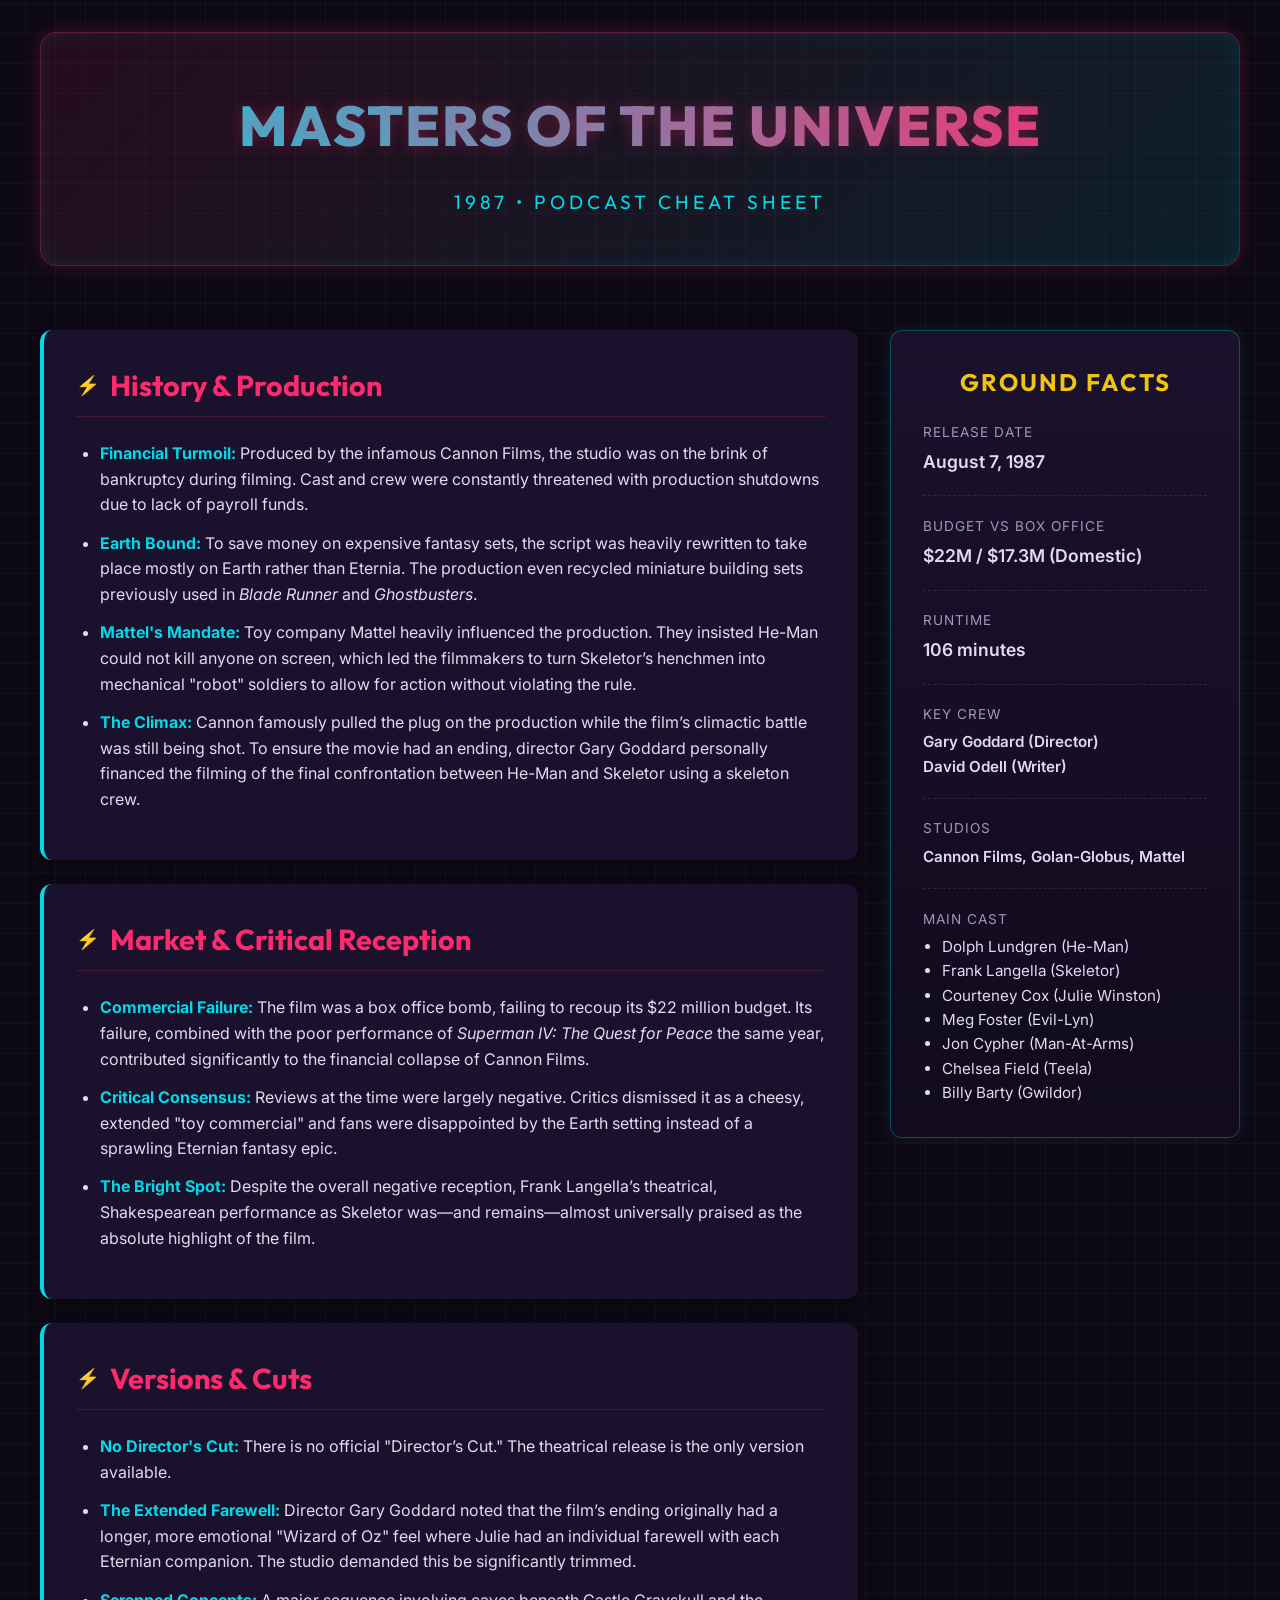
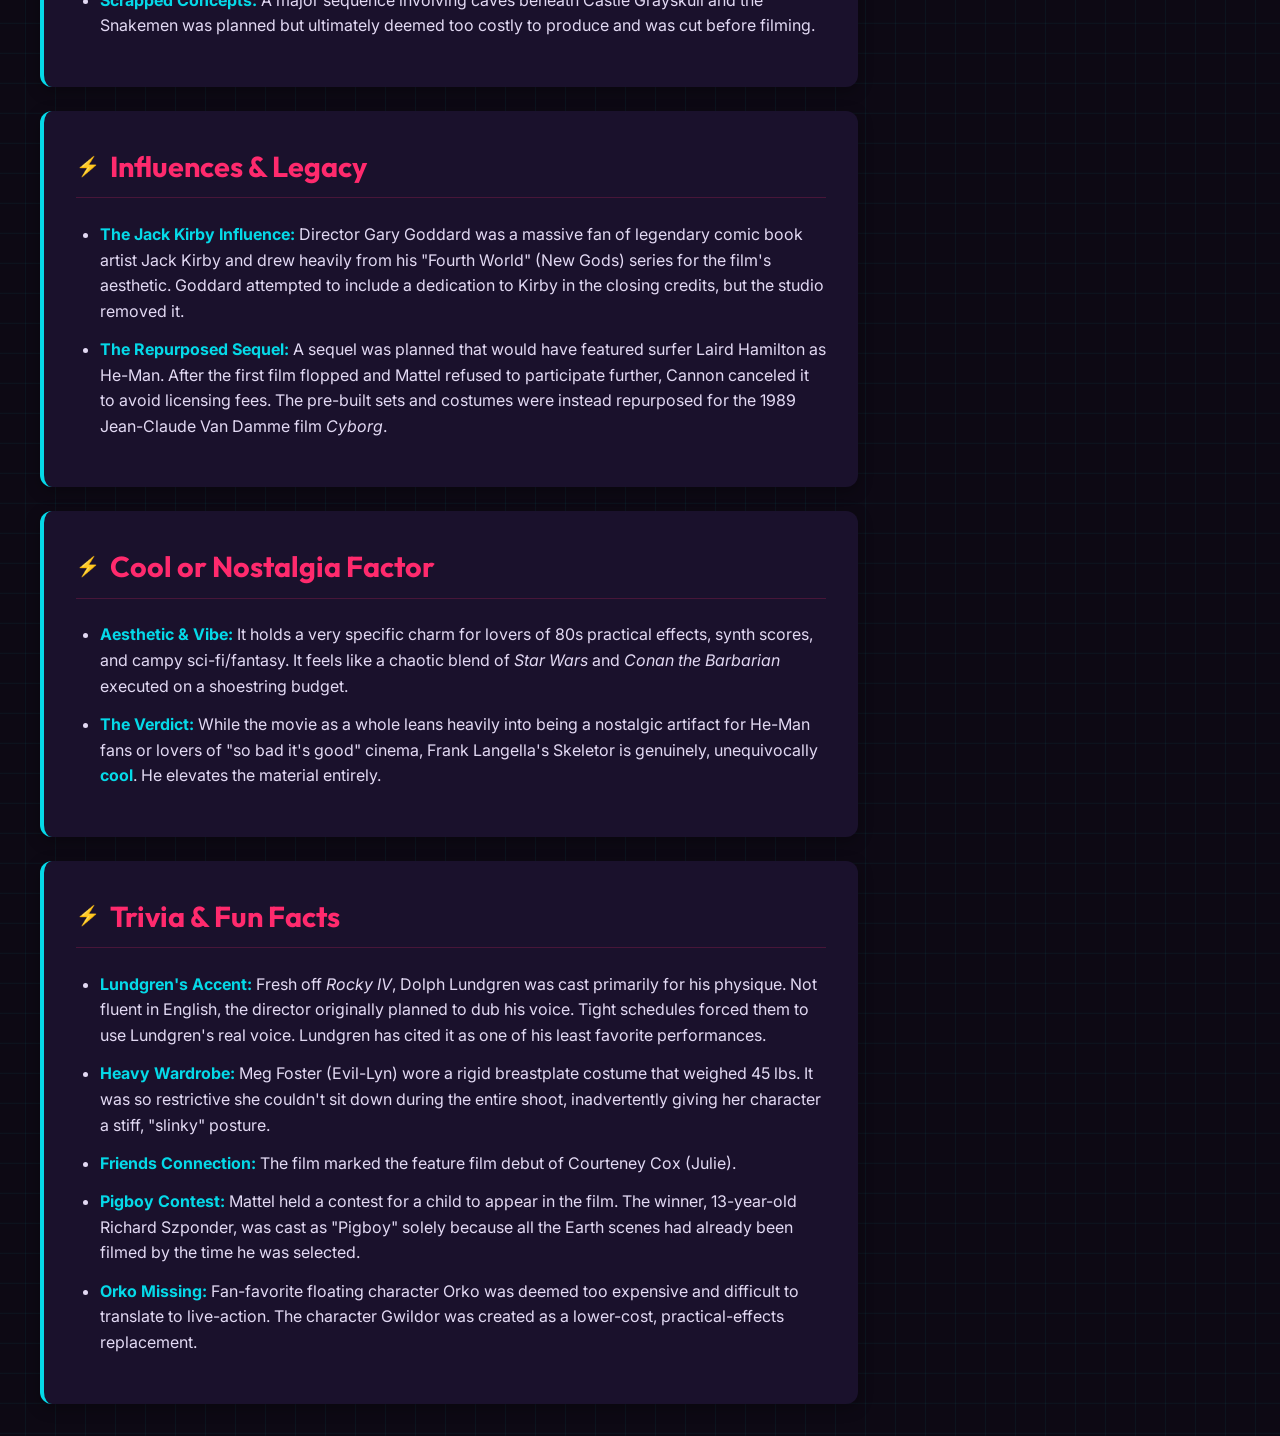
<file: Masters_of_the_Universe_1987/Masters_of_the_Universe_1987_CheatSheet.html>
<!DOCTYPE html>
<html lang="en">
<head>
    <meta charset="UTF-8">
    <meta name="viewport" content="width=device-width, initial-scale=1.0">
    <title>Masters of the Universe (1987) - Cheat Sheet</title>
    <link rel="preconnect" href="https://fonts.googleapis.com">
    <link rel="preconnect" href="https://fonts.gstatic.com" crossorigin>
    <link href="https://fonts.googleapis.com/css2?family=Outfit:wght@300;400;600;800&family=Inter:wght@400;500;700&display=swap" rel="stylesheet">
    <style>
        :root {
            --bg-color: #0d0914;
            --card-bg: #1a112c;
            --text-primary: #e2d9f3;
            --text-secondary: #a395be;
            --accent-pink: #ff2a6d;
            --accent-cyan: #05d9e8;
            --accent-yellow: #f1c40f;
            --grid-color: rgba(5, 217, 232, 0.05);
        }

        body {
            margin: 0;
            padding: 0;
            font-family: 'Inter', sans-serif;
            background-color: var(--bg-color);
            color: var(--text-primary);
            background-image: 
                linear-gradient(var(--grid-color) 1px, transparent 1px),
                linear-gradient(90deg, var(--grid-color) 1px, transparent 1px);
            background-size: 30px 30px;
            background-position: center center;
            line-height: 1.6;
        }

        .container {
            max-width: 1200px;
            margin: 0 auto;
            padding: 2rem;
            display: grid;
            grid-template-columns: 1fr 350px;
            gap: 2rem;
        }

        header {
            grid-column: 1 / -1;
            text-align: center;
            margin-bottom: 2rem;
            padding: 3rem;
            background: linear-gradient(135deg, rgba(255, 42, 109, 0.1), rgba(5, 217, 232, 0.1));
            border-radius: 16px;
            border: 1px solid rgba(255, 42, 109, 0.3);
            box-shadow: 0 0 20px rgba(255, 42, 109, 0.2), inset 0 0 20px rgba(5, 217, 232, 0.1);
        }

        h1 {
            font-family: 'Outfit', sans-serif;
            font-size: 3.5rem;
            font-weight: 800;
            margin: 0;
            text-transform: uppercase;
            letter-spacing: 2px;
            background: linear-gradient(to right, var(--accent-cyan), var(--accent-pink));
            -webkit-background-clip: text;
            -webkit-text-fill-color: transparent;
            text-shadow: 0px 0px 15px rgba(255, 42, 109, 0.3);
        }

        .subtitle {
            font-family: 'Outfit', sans-serif;
            font-size: 1.2rem;
            color: var(--accent-cyan);
            text-transform: uppercase;
            letter-spacing: 4px;
            margin-top: 1rem;
        }

        .main-content {
            display: flex;
            flex-direction: column;
            gap: 1.5rem;
        }

        .card {
            background-color: var(--card-bg);
            border-radius: 12px;
            padding: 2rem;
            border-left: 4px solid var(--accent-cyan);
            box-shadow: 0 4px 15px rgba(0, 0, 0, 0.3);
            transition: transform 0.2s ease, box-shadow 0.2s ease;
        }

        .card:hover {
            transform: translateY(-2px);
            box-shadow: 0 6px 20px rgba(5, 217, 232, 0.15);
            border-left-color: var(--accent-pink);
        }

        .card h2 {
            font-family: 'Outfit', sans-serif;
            color: var(--accent-pink);
            margin-top: 0;
            font-size: 1.8rem;
            border-bottom: 1px solid rgba(255, 42, 109, 0.2);
            padding-bottom: 0.5rem;
            display: flex;
            align-items: center;
            gap: 10px;
        }

        .card h2::before {
            content: '⚡';
            font-size: 1.2rem;
        }

        .card ul {
            padding-left: 1.5rem;
        }

        .card li {
            margin-bottom: 0.8rem;
        }

        .card strong {
            color: var(--accent-cyan);
        }

        .sidebar {
            position: sticky;
            top: 2rem;
            height: max-content;
        }

        .fact-box {
            background: linear-gradient(180deg, var(--card-bg), #110b1d);
            border-radius: 12px;
            padding: 2rem;
            border: 1px solid rgba(5, 217, 232, 0.3);
            box-shadow: 0 0 15px rgba(5, 217, 232, 0.1);
        }

        .fact-box h2 {
            font-family: 'Outfit', sans-serif;
            color: var(--accent-yellow);
            text-align: center;
            margin-top: 0;
            text-transform: uppercase;
            letter-spacing: 2px;
            font-size: 1.5rem;
        }

        .fact-item {
            margin-bottom: 1.2rem;
            padding-bottom: 1.2rem;
            border-bottom: 1px dashed rgba(255, 255, 255, 0.1);
        }

        .fact-item:last-child {
            border-bottom: none;
            margin-bottom: 0;
            padding-bottom: 0;
        }

        .fact-label {
            display: block;
            font-size: 0.85rem;
            color: var(--text-secondary);
            text-transform: uppercase;
            letter-spacing: 1px;
            margin-bottom: 0.3rem;
        }

        .fact-value {
            display: block;
            font-weight: 600;
            font-size: 1.1rem;
        }

        .fact-list {
            margin: 0;
            padding-left: 1.2rem;
            font-size: 0.95rem;
        }

        @media (max-width: 900px) {
            .container {
                grid-template-columns: 1fr;
            }
            .sidebar {
                position: static;
            }
            h1 {
                font-size: 2.5rem;
            }
        }
    </style>
</head>
<body>
    <div class="container">
        <header>
            <h1>Masters of the Universe</h1>
            <div class="subtitle">1987 • Podcast Cheat Sheet</div>
        </header>

        <main class="main-content">
            <div class="card">
                <h2>History & Production</h2>
                <ul>
                    <li><strong>Financial Turmoil:</strong> Produced by the infamous Cannon Films, the studio was on the brink of bankruptcy during filming. Cast and crew were constantly threatened with production shutdowns due to lack of payroll funds.</li>
                    <li><strong>Earth Bound:</strong> To save money on expensive fantasy sets, the script was heavily rewritten to take place mostly on Earth rather than Eternia. The production even recycled miniature building sets previously used in <em>Blade Runner</em> and <em>Ghostbusters</em>.</li>
                    <li><strong>Mattel's Mandate:</strong> Toy company Mattel heavily influenced the production. They insisted He-Man could not kill anyone on screen, which led the filmmakers to turn Skeletor’s henchmen into mechanical "robot" soldiers to allow for action without violating the rule.</li>
                    <li><strong>The Climax:</strong> Cannon famously pulled the plug on the production while the film’s climactic battle was still being shot. To ensure the movie had an ending, director Gary Goddard personally financed the filming of the final confrontation between He-Man and Skeletor using a skeleton crew.</li>
                </ul>
            </div>

            <div class="card">
                <h2>Market & Critical Reception</h2>
                <ul>
                    <li><strong>Commercial Failure:</strong> The film was a box office bomb, failing to recoup its $22 million budget. Its failure, combined with the poor performance of <em>Superman IV: The Quest for Peace</em> the same year, contributed significantly to the financial collapse of Cannon Films.</li>
                    <li><strong>Critical Consensus:</strong> Reviews at the time were largely negative. Critics dismissed it as a cheesy, extended "toy commercial" and fans were disappointed by the Earth setting instead of a sprawling Eternian fantasy epic.</li>
                    <li><strong>The Bright Spot:</strong> Despite the overall negative reception, Frank Langella’s theatrical, Shakespearean performance as Skeletor was—and remains—almost universally praised as the absolute highlight of the film.</li>
                </ul>
            </div>

            <div class="card">
                <h2>Versions & Cuts</h2>
                <ul>
                    <li><strong>No Director's Cut:</strong> There is no official "Director’s Cut." The theatrical release is the only version available.</li>
                    <li><strong>The Extended Farewell:</strong> Director Gary Goddard noted that the film’s ending originally had a longer, more emotional "Wizard of Oz" feel where Julie had an individual farewell with each Eternian companion. The studio demanded this be significantly trimmed.</li>
                    <li><strong>Scrapped Concepts:</strong> A major sequence involving caves beneath Castle Grayskull and the Snakemen was planned but ultimately deemed too costly to produce and was cut before filming.</li>
                </ul>
            </div>

            <div class="card">
                <h2>Influences & Legacy</h2>
                <ul>
                    <li><strong>The Jack Kirby Influence:</strong> Director Gary Goddard was a massive fan of legendary comic book artist Jack Kirby and drew heavily from his "Fourth World" (New Gods) series for the film's aesthetic. Goddard attempted to include a dedication to Kirby in the closing credits, but the studio removed it.</li>
                    <li><strong>The Repurposed Sequel:</strong> A sequel was planned that would have featured surfer Laird Hamilton as He-Man. After the first film flopped and Mattel refused to participate further, Cannon canceled it to avoid licensing fees. The pre-built sets and costumes were instead repurposed for the 1989 Jean-Claude Van Damme film <em>Cyborg</em>.</li>
                </ul>
            </div>

            <div class="card">
                <h2>Cool or Nostalgia Factor</h2>
                <ul>
                    <li><strong>Aesthetic & Vibe:</strong> It holds a very specific charm for lovers of 80s practical effects, synth scores, and campy sci-fi/fantasy. It feels like a chaotic blend of <em>Star Wars</em> and <em>Conan the Barbarian</em> executed on a shoestring budget.</li>
                    <li><strong>The Verdict:</strong> While the movie as a whole leans heavily into being a nostalgic artifact for He-Man fans or lovers of "so bad it's good" cinema, Frank Langella's Skeletor is genuinely, unequivocally <strong>cool</strong>. He elevates the material entirely.</li>
                </ul>
            </div>

            <div class="card">
                <h2>Trivia & Fun Facts</h2>
                <ul>
                    <li><strong>Lundgren's Accent:</strong> Fresh off <em>Rocky IV</em>, Dolph Lundgren was cast primarily for his physique. Not fluent in English, the director originally planned to dub his voice. Tight schedules forced them to use Lundgren's real voice. Lundgren has cited it as one of his least favorite performances.</li>
                    <li><strong>Heavy Wardrobe:</strong> Meg Foster (Evil-Lyn) wore a rigid breastplate costume that weighed 45 lbs. It was so restrictive she couldn't sit down during the entire shoot, inadvertently giving her character a stiff, "slinky" posture.</li>
                    <li><strong>Friends Connection:</strong> The film marked the feature film debut of Courteney Cox (Julie).</li>
                    <li><strong>Pigboy Contest:</strong> Mattel held a contest for a child to appear in the film. The winner, 13-year-old Richard Szponder, was cast as "Pigboy" solely because all the Earth scenes had already been filmed by the time he was selected.</li>
                    <li><strong>Orko Missing:</strong> Fan-favorite floating character Orko was deemed too expensive and difficult to translate to live-action. The character Gwildor was created as a lower-cost, practical-effects replacement.</li>
                </ul>
            </div>
        </main>

        <aside class="sidebar">
            <div class="fact-box">
                <h2>Ground Facts</h2>
                
                <div class="fact-item">
                    <span class="fact-label">Release Date</span>
                    <span class="fact-value">August 7, 1987</span>
                </div>
                
                <div class="fact-item">
                    <span class="fact-label">Budget vs Box Office</span>
                    <span class="fact-value">$22M / $17.3M (Domestic)</span>
                </div>
                
                <div class="fact-item">
                    <span class="fact-label">Runtime</span>
                    <span class="fact-value">106 minutes</span>
                </div>

                <div class="fact-item">
                    <span class="fact-label">Key Crew</span>
                    <span class="fact-value" style="font-size: 0.95rem;">Gary Goddard (Director) <br> David Odell (Writer)</span>
                </div>

                <div class="fact-item">
                    <span class="fact-label">Studios</span>
                    <span class="fact-value" style="font-size: 0.95rem;">Cannon Films, Golan-Globus, Mattel</span>
                </div>

                <div class="fact-item">
                    <span class="fact-label">Main Cast</span>
                    <ul class="fact-list">
                        <li>Dolph Lundgren (He-Man)</li>
                        <li>Frank Langella (Skeletor)</li>
                        <li>Courteney Cox (Julie Winston)</li>
                        <li>Meg Foster (Evil-Lyn)</li>
                        <li>Jon Cypher (Man-At-Arms)</li>
                        <li>Chelsea Field (Teela)</li>
                        <li>Billy Barty (Gwildor)</li>
                    </ul>
                </div>
            </div>
        </aside>
    </div>
</body>
</html>
</file>
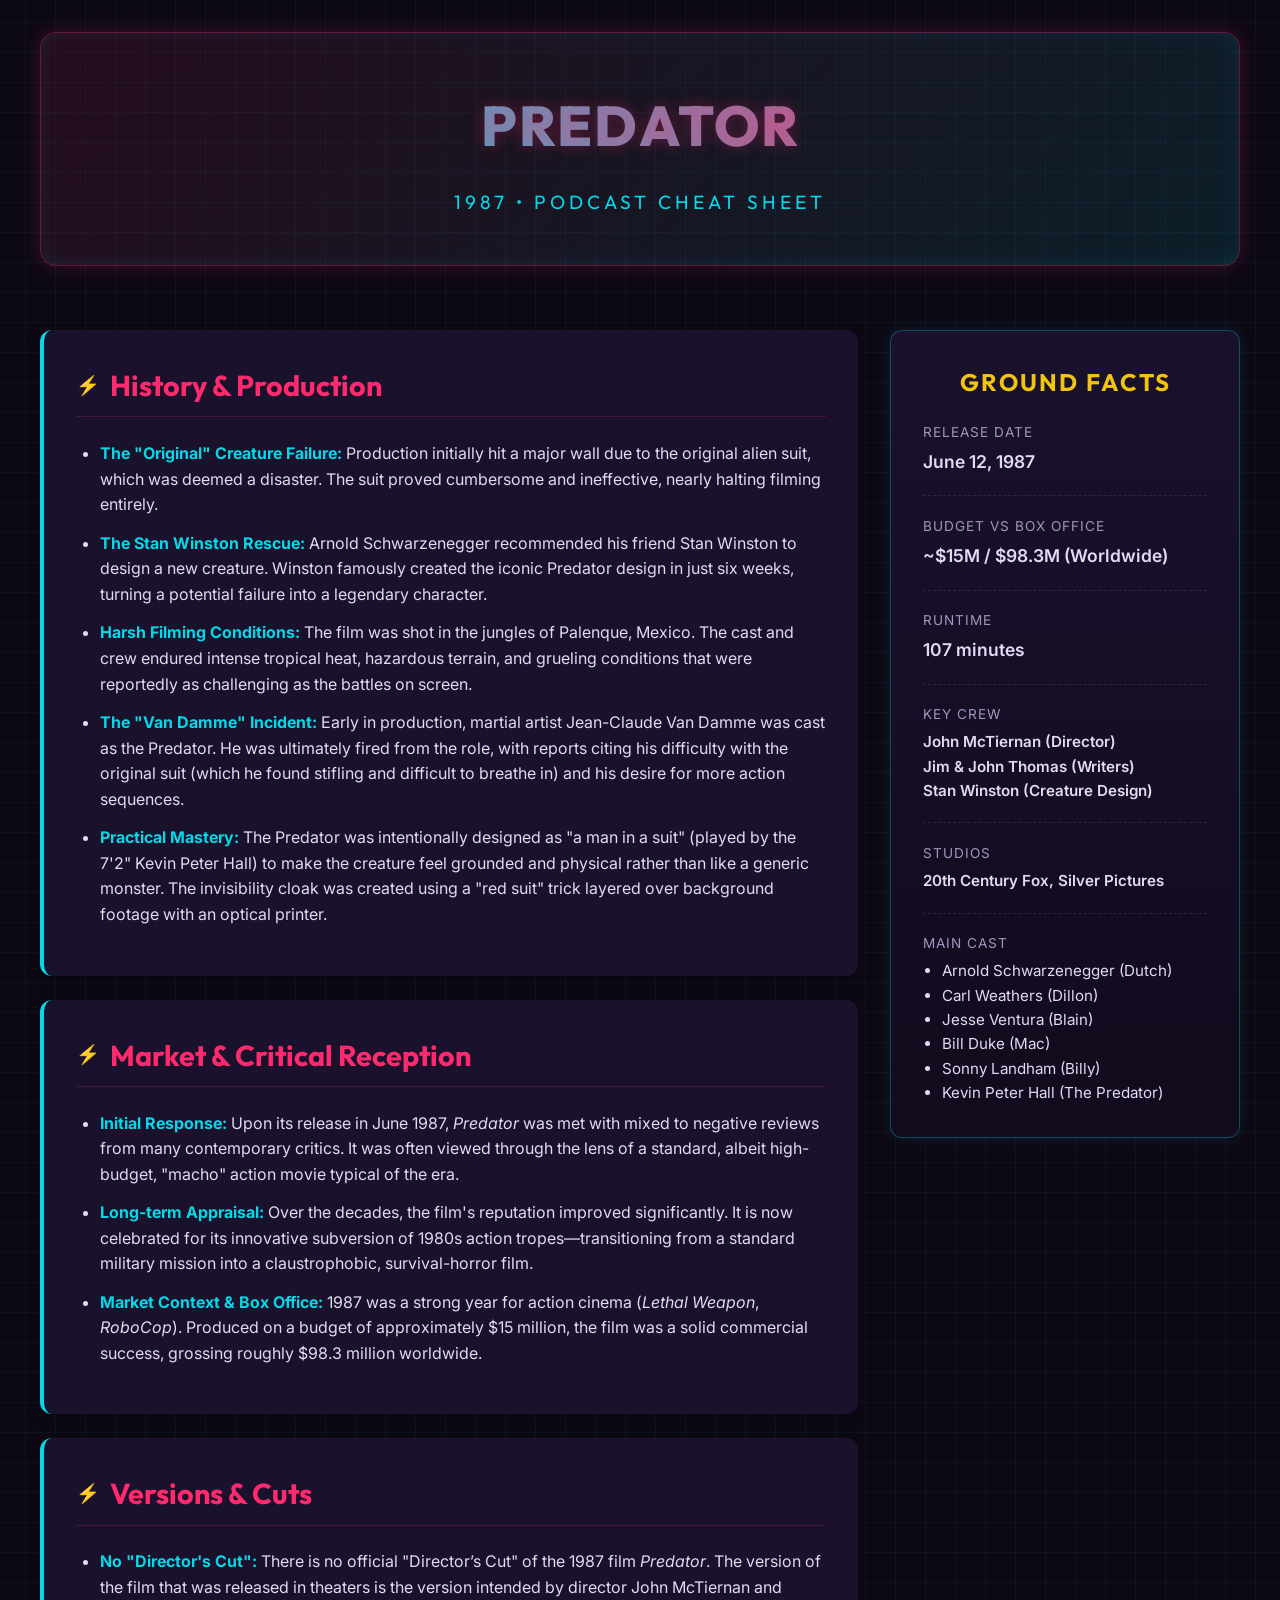
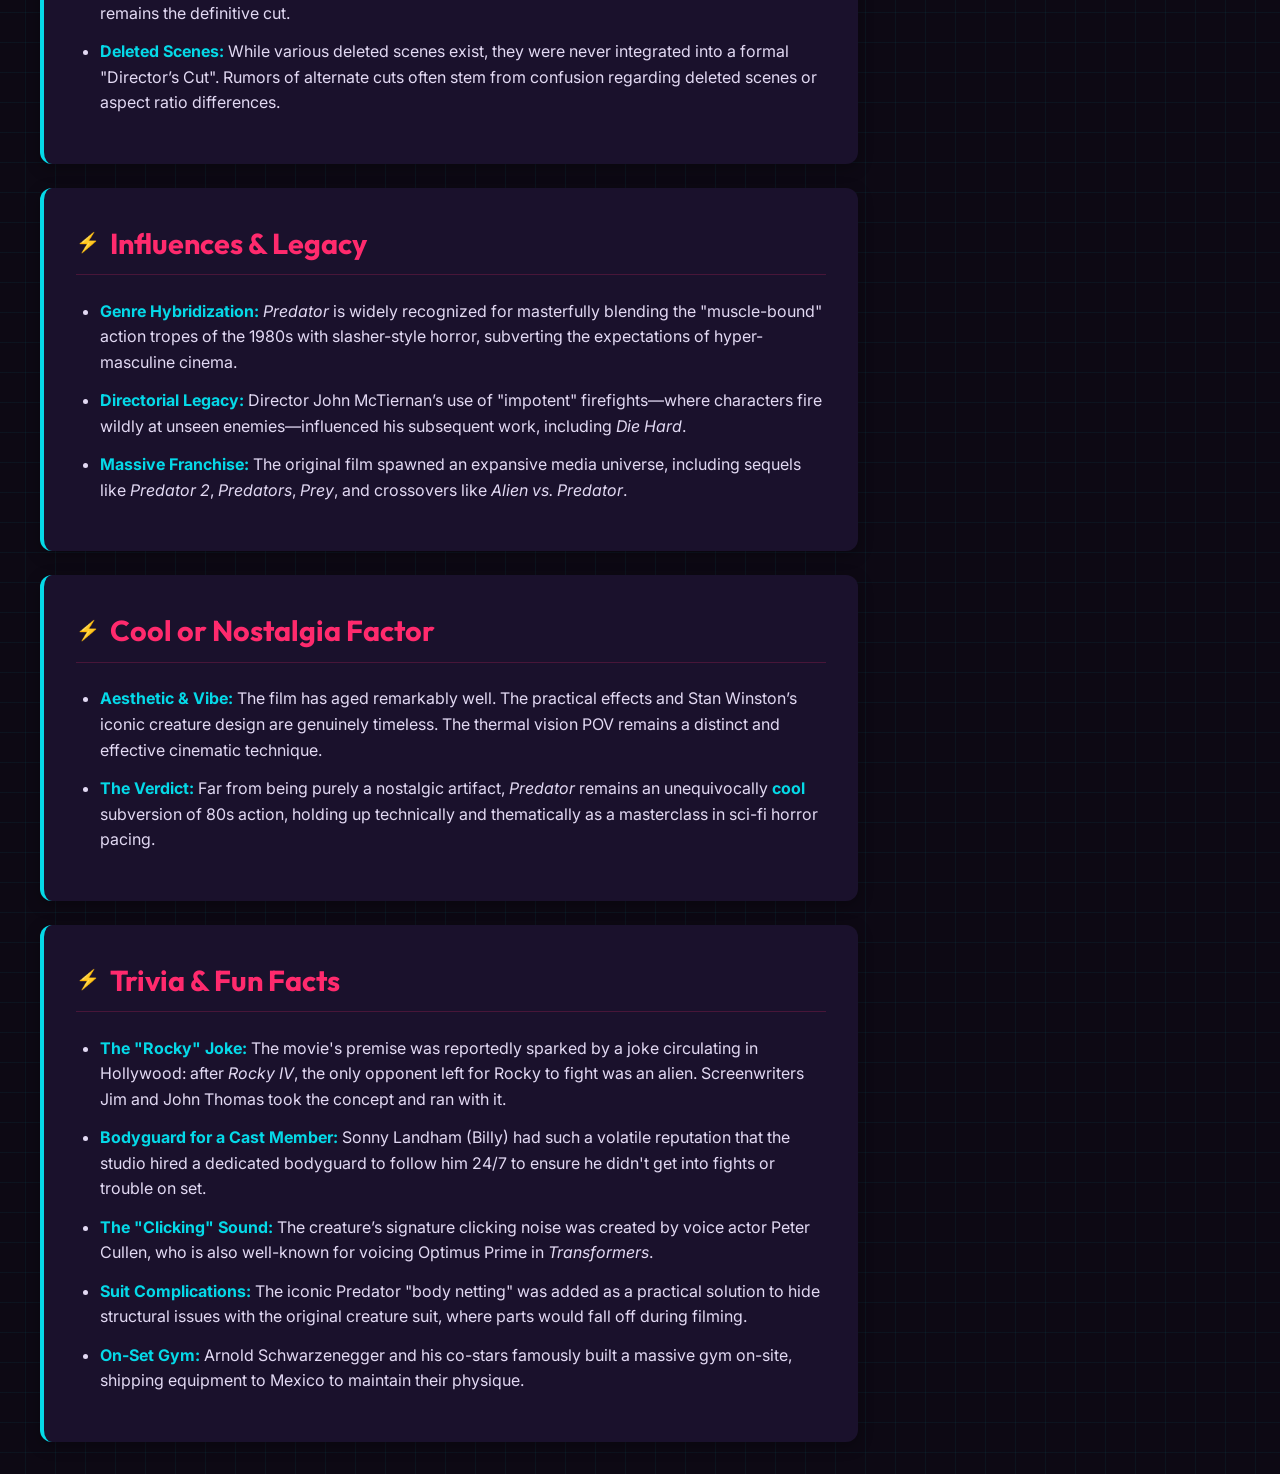
<file: Predator_1987/Predator_1987_CheatSheet.html>
<!DOCTYPE html>
<html lang="en">
<head>
    <meta charset="UTF-8">
    <meta name="viewport" content="width=device-width, initial-scale=1.0">
    <title>Predator (1987) - Cheat Sheet</title>
    <link rel="preconnect" href="https://fonts.googleapis.com">
    <link rel="preconnect" href="https://fonts.gstatic.com" crossorigin>
    <link href="https://fonts.googleapis.com/css2?family=Outfit:wght@300;400;600;800&family=Inter:wght@400;500;700&display=swap" rel="stylesheet">
    <style>
        :root {
            --bg-color: #0d0914;
            --card-bg: #1a112c;
            --text-primary: #e2d9f3;
            --text-secondary: #a395be;
            --accent-pink: #ff2a6d;
            --accent-cyan: #05d9e8;
            --accent-yellow: #f1c40f;
            --grid-color: rgba(5, 217, 232, 0.05);
        }

        body {
            margin: 0;
            padding: 0;
            font-family: 'Inter', sans-serif;
            background-color: var(--bg-color);
            color: var(--text-primary);
            background-image: 
                linear-gradient(var(--grid-color) 1px, transparent 1px),
                linear-gradient(90deg, var(--grid-color) 1px, transparent 1px);
            background-size: 30px 30px;
            background-position: center center;
            line-height: 1.6;
        }

        .container {
            max-width: 1200px;
            margin: 0 auto;
            padding: 2rem;
            display: grid;
            grid-template-columns: 1fr 350px;
            gap: 2rem;
        }

        header {
            grid-column: 1 / -1;
            text-align: center;
            margin-bottom: 2rem;
            padding: 3rem;
            background: linear-gradient(135deg, rgba(255, 42, 109, 0.1), rgba(5, 217, 232, 0.1));
            border-radius: 16px;
            border: 1px solid rgba(255, 42, 109, 0.3);
            box-shadow: 0 0 20px rgba(255, 42, 109, 0.2), inset 0 0 20px rgba(5, 217, 232, 0.1);
        }

        h1 {
            font-family: 'Outfit', sans-serif;
            font-size: 3.5rem;
            font-weight: 800;
            margin: 0;
            text-transform: uppercase;
            letter-spacing: 2px;
            background: linear-gradient(to right, var(--accent-cyan), var(--accent-pink));
            -webkit-background-clip: text;
            -webkit-text-fill-color: transparent;
            text-shadow: 0px 0px 15px rgba(255, 42, 109, 0.3);
        }

        .subtitle {
            font-family: 'Outfit', sans-serif;
            font-size: 1.2rem;
            color: var(--accent-cyan);
            text-transform: uppercase;
            letter-spacing: 4px;
            margin-top: 1rem;
        }

        .main-content {
            display: flex;
            flex-direction: column;
            gap: 1.5rem;
        }

        .card {
            background-color: var(--card-bg);
            border-radius: 12px;
            padding: 2rem;
            border-left: 4px solid var(--accent-cyan);
            box-shadow: 0 4px 15px rgba(0, 0, 0, 0.3);
            transition: transform 0.2s ease, box-shadow 0.2s ease;
        }

        .card:hover {
            transform: translateY(-2px);
            box-shadow: 0 6px 20px rgba(5, 217, 232, 0.15);
            border-left-color: var(--accent-pink);
        }

        .card h2 {
            font-family: 'Outfit', sans-serif;
            color: var(--accent-pink);
            margin-top: 0;
            font-size: 1.8rem;
            border-bottom: 1px solid rgba(255, 42, 109, 0.2);
            padding-bottom: 0.5rem;
            display: flex;
            align-items: center;
            gap: 10px;
        }

        .card h2::before {
            content: '⚡';
            font-size: 1.2rem;
        }

        .card ul {
            padding-left: 1.5rem;
        }

        .card li {
            margin-bottom: 0.8rem;
        }

        .card strong {
            color: var(--accent-cyan);
        }

        .sidebar {
            position: sticky;
            top: 2rem;
            height: max-content;
        }

        .fact-box {
            background: linear-gradient(180deg, var(--card-bg), #110b1d);
            border-radius: 12px;
            padding: 2rem;
            border: 1px solid rgba(5, 217, 232, 0.3);
            box-shadow: 0 0 15px rgba(5, 217, 232, 0.1);
        }

        .fact-box h2 {
            font-family: 'Outfit', sans-serif;
            color: var(--accent-yellow);
            text-align: center;
            margin-top: 0;
            text-transform: uppercase;
            letter-spacing: 2px;
            font-size: 1.5rem;
        }

        .fact-item {
            margin-bottom: 1.2rem;
            padding-bottom: 1.2rem;
            border-bottom: 1px dashed rgba(255, 255, 255, 0.1);
        }

        .fact-item:last-child {
            border-bottom: none;
            margin-bottom: 0;
            padding-bottom: 0;
        }

        .fact-label {
            display: block;
            font-size: 0.85rem;
            color: var(--text-secondary);
            text-transform: uppercase;
            letter-spacing: 1px;
            margin-bottom: 0.3rem;
        }

        .fact-value {
            display: block;
            font-weight: 600;
            font-size: 1.1rem;
        }

        .fact-list {
            margin: 0;
            padding-left: 1.2rem;
            font-size: 0.95rem;
        }

        @media (max-width: 900px) {
            .container {
                grid-template-columns: 1fr;
            }
            .sidebar {
                position: static;
            }
            h1 {
                font-size: 2.5rem;
            }
        }
    </style>
</head>
<body>
    <div class="container">
        <header>
            <h1>Predator</h1>
            <div class="subtitle">1987 • Podcast Cheat Sheet</div>
        </header>

        <main class="main-content">
            <div class="card">
                <h2>History & Production</h2>
                <ul>
                    <li><strong>The "Original" Creature Failure:</strong> Production initially hit a major wall due to the original alien suit, which was deemed a disaster. The suit proved cumbersome and ineffective, nearly halting filming entirely.</li>
                    <li><strong>The Stan Winston Rescue:</strong> Arnold Schwarzenegger recommended his friend Stan Winston to design a new creature. Winston famously created the iconic Predator design in just six weeks, turning a potential failure into a legendary character.</li>
                    <li><strong>Harsh Filming Conditions:</strong> The film was shot in the jungles of Palenque, Mexico. The cast and crew endured intense tropical heat, hazardous terrain, and grueling conditions that were reportedly as challenging as the battles on screen.</li>
                    <li><strong>The "Van Damme" Incident:</strong> Early in production, martial artist Jean-Claude Van Damme was cast as the Predator. He was ultimately fired from the role, with reports citing his difficulty with the original suit (which he found stifling and difficult to breathe in) and his desire for more action sequences.</li>
                    <li><strong>Practical Mastery:</strong> The Predator was intentionally designed as "a man in a suit" (played by the 7'2" Kevin Peter Hall) to make the creature feel grounded and physical rather than like a generic monster. The invisibility cloak was created using a "red suit" trick layered over background footage with an optical printer.</li>
                </ul>
            </div>

            <div class="card">
                <h2>Market & Critical Reception</h2>
                <ul>
                    <li><strong>Initial Response:</strong> Upon its release in June 1987, <em>Predator</em> was met with mixed to negative reviews from many contemporary critics. It was often viewed through the lens of a standard, albeit high-budget, "macho" action movie typical of the era.</li>
                    <li><strong>Long-term Appraisal:</strong> Over the decades, the film's reputation improved significantly. It is now celebrated for its innovative subversion of 1980s action tropes—transitioning from a standard military mission into a claustrophobic, survival-horror film.</li>
                    <li><strong>Market Context & Box Office:</strong> 1987 was a strong year for action cinema (<em>Lethal Weapon</em>, <em>RoboCop</em>). Produced on a budget of approximately $15 million, the film was a solid commercial success, grossing roughly $98.3 million worldwide.</li>
                </ul>
            </div>

            <div class="card">
                <h2>Versions & Cuts</h2>
                <ul>
                    <li><strong>No "Director's Cut":</strong> There is no official "Director’s Cut" of the 1987 film <em>Predator</em>. The version of the film that was released in theaters is the version intended by director John McTiernan and remains the definitive cut.</li>
                    <li><strong>Deleted Scenes:</strong> While various deleted scenes exist, they were never integrated into a formal "Director’s Cut". Rumors of alternate cuts often stem from confusion regarding deleted scenes or aspect ratio differences.</li>
                </ul>
            </div>

            <div class="card">
                <h2>Influences & Legacy</h2>
                <ul>
                    <li><strong>Genre Hybridization:</strong> <em>Predator</em> is widely recognized for masterfully blending the "muscle-bound" action tropes of the 1980s with slasher-style horror, subverting the expectations of hyper-masculine cinema.</li>
                    <li><strong>Directorial Legacy:</strong> Director John McTiernan’s use of "impotent" firefights—where characters fire wildly at unseen enemies—influenced his subsequent work, including <em>Die Hard</em>.</li>
                    <li><strong>Massive Franchise:</strong> The original film spawned an expansive media universe, including sequels like <em>Predator 2</em>, <em>Predators</em>, <em>Prey</em>, and crossovers like <em>Alien vs. Predator</em>.</li>
                </ul>
            </div>

            <div class="card">
                <h2>Cool or Nostalgia Factor</h2>
                <ul>
                    <li><strong>Aesthetic & Vibe:</strong> The film has aged remarkably well. The practical effects and Stan Winston’s iconic creature design are genuinely timeless. The thermal vision POV remains a distinct and effective cinematic technique.</li>
                    <li><strong>The Verdict:</strong> Far from being purely a nostalgic artifact, <em>Predator</em> remains an unequivocally <strong>cool</strong> subversion of 80s action, holding up technically and thematically as a masterclass in sci-fi horror pacing.</li>
                </ul>
            </div>

            <div class="card">
                <h2>Trivia & Fun Facts</h2>
                <ul>
                    <li><strong>The "Rocky" Joke:</strong> The movie's premise was reportedly sparked by a joke circulating in Hollywood: after <em>Rocky IV</em>, the only opponent left for Rocky to fight was an alien. Screenwriters Jim and John Thomas took the concept and ran with it.</li>
                    <li><strong>Bodyguard for a Cast Member:</strong> Sonny Landham (Billy) had such a volatile reputation that the studio hired a dedicated bodyguard to follow him 24/7 to ensure he didn't get into fights or trouble on set.</li>
                    <li><strong>The "Clicking" Sound:</strong> The creature’s signature clicking noise was created by voice actor Peter Cullen, who is also well-known for voicing Optimus Prime in <em>Transformers</em>.</li>
                    <li><strong>Suit Complications:</strong> The iconic Predator "body netting" was added as a practical solution to hide structural issues with the original creature suit, where parts would fall off during filming.</li>
                    <li><strong>On-Set Gym:</strong> Arnold Schwarzenegger and his co-stars famously built a massive gym on-site, shipping equipment to Mexico to maintain their physique.</li>
                </ul>
            </div>
        </main>

        <aside class="sidebar">
            <div class="fact-box">
                <h2>Ground Facts</h2>
                
                <div class="fact-item">
                    <span class="fact-label">Release Date</span>
                    <span class="fact-value">June 12, 1987</span>
                </div>
                
                <div class="fact-item">
                    <span class="fact-label">Budget vs Box Office</span>
                    <span class="fact-value">~$15M / $98.3M (Worldwide)</span>
                </div>
                
                <div class="fact-item">
                    <span class="fact-label">Runtime</span>
                    <span class="fact-value">107 minutes</span>
                </div>

                <div class="fact-item">
                    <span class="fact-label">Key Crew</span>
                    <span class="fact-value" style="font-size: 0.95rem;">John McTiernan (Director) <br> Jim & John Thomas (Writers) <br> Stan Winston (Creature Design)</span>
                </div>

                <div class="fact-item">
                    <span class="fact-label">Studios</span>
                    <span class="fact-value" style="font-size: 0.95rem;">20th Century Fox, Silver Pictures</span>
                </div>

                <div class="fact-item">
                    <span class="fact-label">Main Cast</span>
                    <ul class="fact-list">
                        <li>Arnold Schwarzenegger (Dutch)</li>
                        <li>Carl Weathers (Dillon)</li>
                        <li>Jesse Ventura (Blain)</li>
                        <li>Bill Duke (Mac)</li>
                        <li>Sonny Landham (Billy)</li>
                        <li>Kevin Peter Hall (The Predator)</li>
                    </ul>
                </div>
            </div>
        </aside>
    </div>
</body>
</html>
</file>
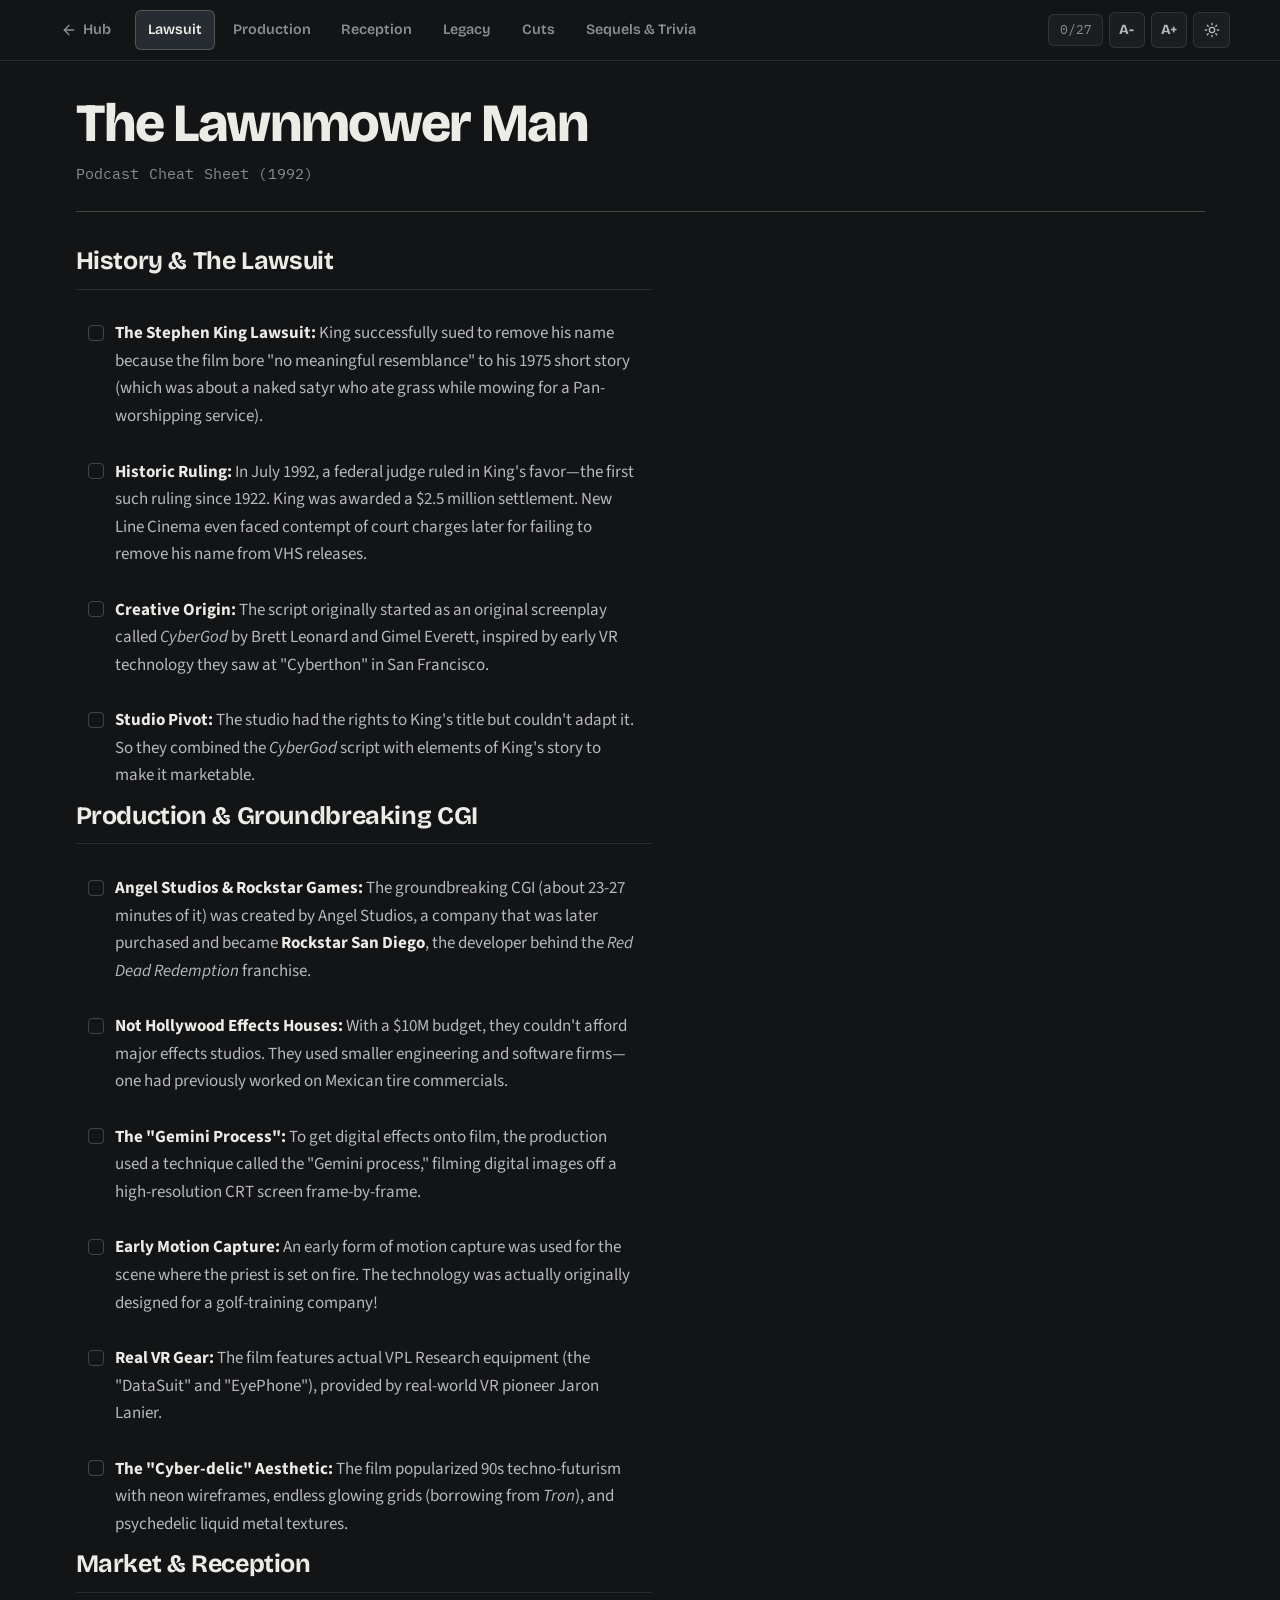
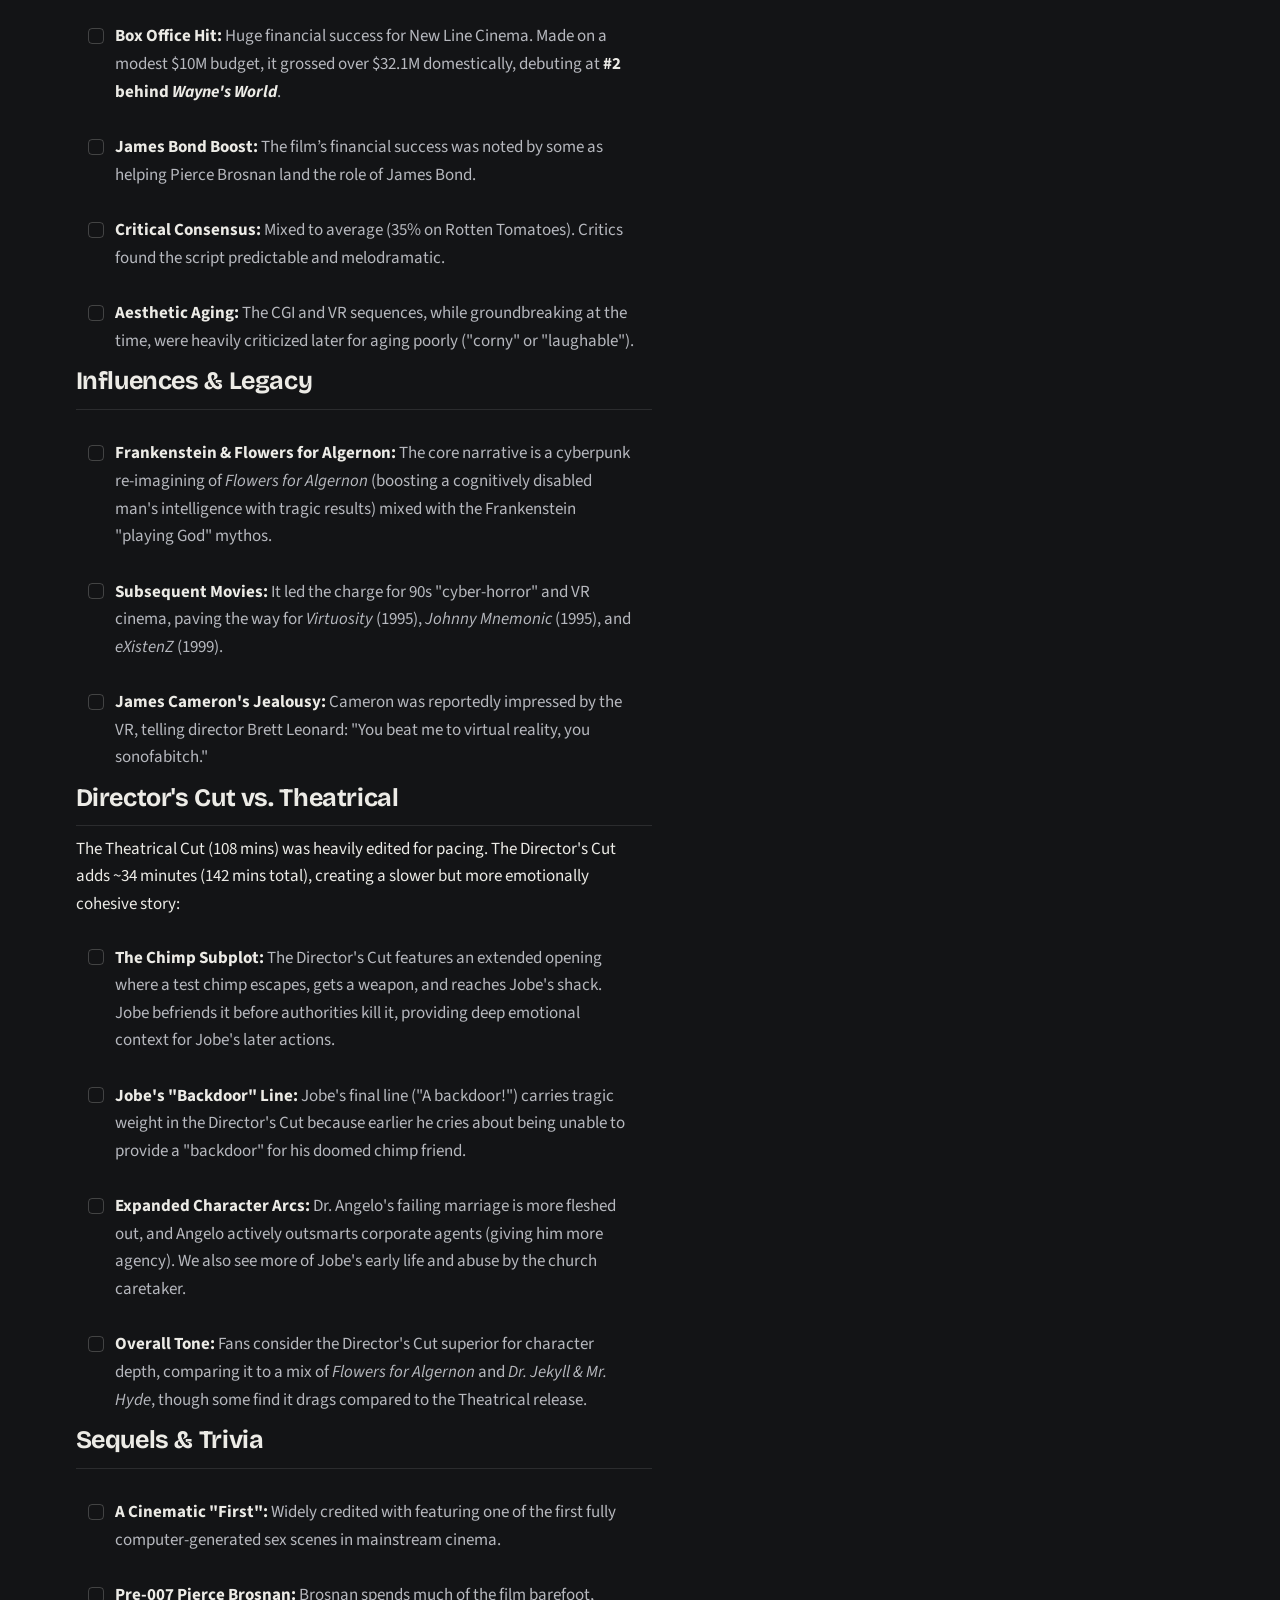
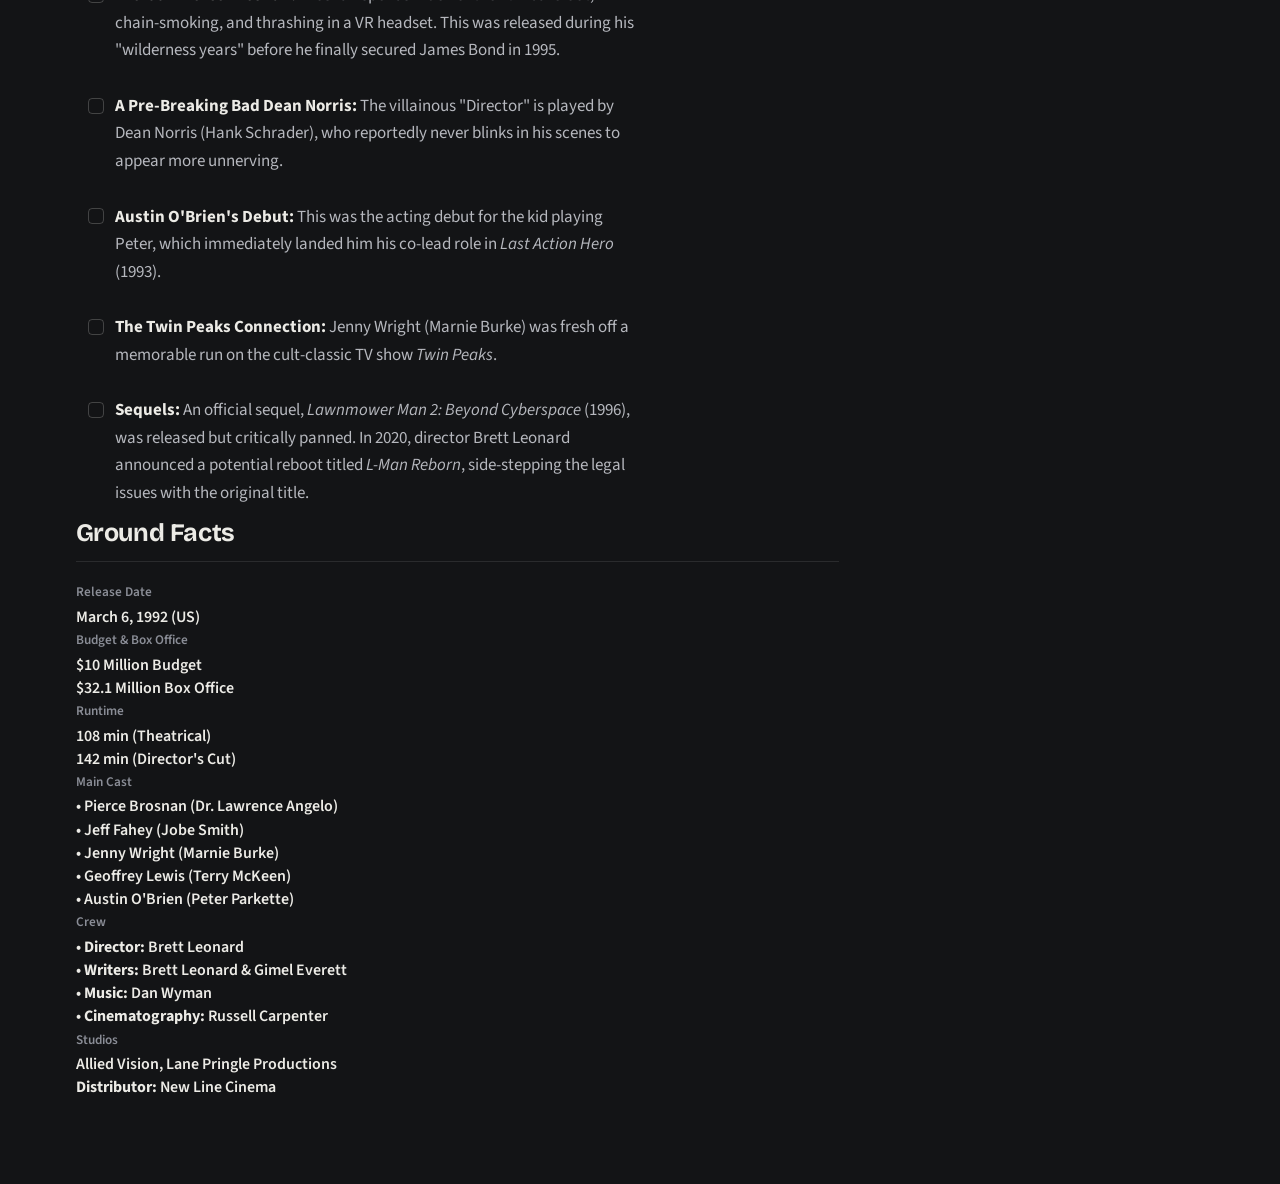
<file: docs/Lawnemower_Man/LawnmowerMan_CheatSheet.html>
<!DOCTYPE html>
<html lang="en">
<head>
    <meta charset="UTF-8">
    <meta name="viewport" content="width=device-width, initial-scale=1.0">
    <title>The Lawnmower Man (1992) - Podcast Cheat Sheet</title>
    <link rel="preconnect" href="https://fonts.googleapis.com">
    <link rel="preconnect" href="https://fonts.gstatic.com" crossorigin>
    <link href="https://fonts.googleapis.com/css2?family=Bricolage+Grotesque:wght@600;700;800&family=IBM+Plex+Mono:wght@400;500;600&family=Source+Sans+3:ital,wght@0,400;0,600;0,700;1,400&display=swap" rel="stylesheet">
    <link rel="stylesheet" href="../assets/cheatsheet.css">
    <script src="../assets/cheatsheet.js" defer></script>
</head>
<body>
    <nav class="chapter-nav" aria-label="Episode sections">
        <div class="chapter-nav-inner">
            <a class="nav-hub-link" href="../index.html" aria-label="Back to Podcast Hub">
                <svg width="16" height="16" viewBox="0 0 24 24" fill="none" stroke="currentColor" stroke-width="2" stroke-linecap="round" stroke-linejoin="round" aria-hidden="true"><path d="M19 12H5"/><path d="m12 19-7-7 7-7"/></svg>
                <span class="nav-hub-label">Hub</span>
            </a>
            <div class="chapter-links">
                <a class="chapter-pill active" href="#history-the-lawsuit">Lawsuit</a>
                <a class="chapter-pill" href="#production-groundbreaking-cgi">Production</a>
                <a class="chapter-pill" href="#market-reception">Reception</a>
                <a class="chapter-pill" href="#influences-legacy">Legacy</a>
                <a class="chapter-pill" href="#director-s-cut-vs-theatrical">Cuts</a>
                <a class="chapter-pill pill-pitch" href="#sequels-trivia">Sequels & Trivia</a>
            </div>
            <div class="nav-controls" aria-label="Reading controls">
                <button id="font-dec" class="font-btn" type="button" title="Smaller text">A-</button>
                <button id="font-inc" class="font-btn" type="button" title="Larger text">A+</button>
                <button id="theme-toggle" class="theme-btn" type="button" title="Toggle light/dark mode"></button>
            </div>
        </div>
    </nav>

    <div class="container">
        <header>
            <h1>The Lawnmower Man</h1>
            <div class="subtitle">Podcast Cheat Sheet (1992)</div>
        </header>

        <div class="layout">
            <!-- Main Content Area -->
            <main class="main-content">
                <div class="grid">
                    <div id="history-the-lawsuit" class="card full-width">
                        <h2><span>History & The Lawsuit</span></h2>
                        <ul>
                            <li><strong>The Stephen King Lawsuit:</strong> King successfully sued to remove his name because the film bore "no meaningful resemblance" to his 1975 short story (which was about a naked satyr who ate grass while mowing for a Pan-worshipping service).</li>
                            <li><strong>Historic Ruling:</strong> In July 1992, a federal judge ruled in King's favor—the first such ruling since 1922. King was awarded a <span class="highlight">$2.5 million settlement</span>. New Line Cinema even faced contempt of court charges later for failing to remove his name from VHS releases.</li>
                            <li><strong>Creative Origin:</strong> The script originally started as an original screenplay called <em>CyberGod</em> by Brett Leonard and Gimel Everett, inspired by early VR technology they saw at "Cyberthon" in San Francisco.</li>
                            <li><strong>Studio Pivot:</strong> The studio had the rights to King's title but couldn't adapt it. So they combined the <em>CyberGod</em> script with elements of King's story to make it marketable.</li>
                        </ul>
                    </div>

                    <div id="production-groundbreaking-cgi" class="card full-width">
                        <h2><span>Production & Groundbreaking CGI</span></h2>
                        <ul>
                            <li><strong>Angel Studios & Rockstar Games:</strong> The groundbreaking CGI (about 23-27 minutes of it) was created by Angel Studios, a company that was later purchased and became <strong>Rockstar San Diego</strong>, the developer behind the <em>Red Dead Redemption</em> franchise.</li>
                            <li><strong>Not Hollywood Effects Houses:</strong> With a $10M budget, they couldn't afford major effects studios. They used smaller engineering and software firms—one had previously worked on Mexican tire commercials.</li>
                            <li><strong>The "Gemini Process":</strong> To get digital effects onto film, the production used a technique called the "Gemini process," filming digital images off a high-resolution CRT screen frame-by-frame.</li>
                            <li><strong>Early Motion Capture:</strong> An early form of motion capture was used for the scene where the priest is set on fire. The technology was actually originally designed for a golf-training company!</li>
                            <li><strong>Real VR Gear:</strong> The film features actual VPL Research equipment (the "DataSuit" and "EyePhone"), provided by real-world VR pioneer Jaron Lanier.</li>
                            <li><strong>The "Cyber-delic" Aesthetic:</strong> The film popularized 90s techno-futurism with neon wireframes, endless glowing grids (borrowing from <em>Tron</em>), and psychedelic liquid metal textures.</li>
                        </ul>
                    </div>

                    <div id="market-reception" class="card">
                        <h2><span>Market & Reception</span></h2>
                        <ul>
                            <li><strong>Box Office Hit:</strong> Huge financial success for New Line Cinema. Made on a modest $10M budget, it grossed over <span class="highlight">$32.1M domestically</span>, debuting at <strong>#2 behind <em>Wayne's World</em></strong>.</li>
                            <li><strong>James Bond Boost:</strong> The film’s financial success was noted by some as helping Pierce Brosnan land the role of James Bond.</li>
                            <li><strong>Critical Consensus:</strong> Mixed to average (35% on Rotten Tomatoes). Critics found the script predictable and melodramatic.</li>
                            <li><strong>Aesthetic Aging:</strong> The CGI and VR sequences, while groundbreaking at the time, were heavily criticized later for aging poorly ("corny" or "laughable").</li>
                        </ul>
                    </div>

                    <div id="influences-legacy" class="card">
                        <h2><span>Influences & Legacy</span></h2>
                        <ul>
                            <li><strong>Frankenstein & Flowers for Algernon:</strong> The core narrative is a cyberpunk re-imagining of <em>Flowers for Algernon</em> (boosting a cognitively disabled man's intelligence with tragic results) mixed with the Frankenstein "playing God" mythos.</li>
                            <li><strong>Subsequent Movies:</strong> It led the charge for 90s "cyber-horror" and VR cinema, paving the way for <em>Virtuosity</em> (1995), <em>Johnny Mnemonic</em> (1995), and <em>eXistenZ</em> (1999).</li>
                            <li><strong>James Cameron's Jealousy:</strong> Cameron was reportedly impressed by the VR, telling director Brett Leonard: "You beat me to virtual reality, you sonofabitch."</li>
                        </ul>
                    </div>

                    <div id="director-s-cut-vs-theatrical" class="card full-width">
                        <h2><span>Director's Cut vs. Theatrical</span></h2>
                        <p style="margin-top: -10px; margin-bottom: 15px; color: var(--text-muted);">The Theatrical Cut (108 mins) was heavily edited for pacing. The Director's Cut adds ~34 minutes (142 mins total), creating a slower but more emotionally cohesive story:</p>
                        <ul>
                            <li><strong>The Chimp Subplot:</strong> The Director's Cut features an extended opening where a test chimp escapes, gets a weapon, and reaches Jobe's shack. Jobe befriends it before authorities kill it, providing deep emotional context for Jobe's later actions.</li>
                            <li><strong>Jobe's "Backdoor" Line:</strong> Jobe's final line ("A backdoor!") carries tragic weight in the Director's Cut because earlier he cries about being unable to provide a "backdoor" for his doomed chimp friend.</li>
                            <li><strong>Expanded Character Arcs:</strong> Dr. Angelo's failing marriage is more fleshed out, and Angelo actively outsmarts corporate agents (giving him more agency). We also see more of Jobe's early life and abuse by the church caretaker.</li>
                            <li><strong>Overall Tone:</strong> Fans consider the Director's Cut superior for character depth, comparing it to a mix of <em>Flowers for Algernon</em> and <em>Dr. Jekyll & Mr. Hyde</em>, though some find it drags compared to the Theatrical release.</li>
                        </ul>
                    </div>

                    <div id="sequels-trivia" class="card full-width">
                        <h2><span>Sequels & Trivia</span></h2>
                        <ul>
                            <li><strong>A Cinematic "First":</strong> Widely credited with featuring one of the first fully computer-generated sex scenes in mainstream cinema.</li>
                            <li><strong>Pre-007 Pierce Brosnan:</strong> Brosnan spends much of the film barefoot, chain-smoking, and thrashing in a VR headset. This was released during his "wilderness years" before he finally secured James Bond in 1995.</li>
                            <li><strong>A Pre-Breaking Bad Dean Norris:</strong> The villainous "Director" is played by Dean Norris (Hank Schrader), who reportedly never blinks in his scenes to appear more unnerving.</li>
                            <li><strong>Austin O'Brien's Debut:</strong> This was the acting debut for the kid playing Peter, which immediately landed him his co-lead role in <em>Last Action Hero</em> (1993).</li>
                            <li><strong>The Twin Peaks Connection:</strong> Jenny Wright (Marnie Burke) was fresh off a memorable run on the cult-classic TV show <em>Twin Peaks</em>.</li>
                            <li><strong>Sequels:</strong> An official sequel, <em>Lawnmower Man 2: Beyond Cyberspace</em> (1996), was released but critically panned. In 2020, director Brett Leonard announced a potential reboot titled <em>L-Man Reborn</em>, side-stepping the legal issues with the original title.</li>
                        </ul>
                    </div>
                </div>
            </main>

            <!-- Sidebar / Panel Area -->
            <aside class="sidebar">
                <div class="card">
                    <h2><span>Ground Facts</span></h2>
                    
                    <div class="fact-group">
                        <span class="fact-label">Release Date</span>
                        <span class="fact-value">March 6, 1992 (US)</span>
                    </div>

                    <div class="fact-group">
                        <span class="fact-label">Budget & Box Office</span>
                        <span class="fact-value">$10 Million Budget<br>$32.1 Million Box Office</span>
                    </div>

                    <div class="fact-group">
                        <span class="fact-label">Runtime</span>
                        <span class="fact-value">108 min (Theatrical)<br>142 min (Director's Cut)</span>
                    </div>

                    <div class="fact-group">
                        <span class="fact-label">Main Cast</span>
                        <span class="fact-value">
                            • Pierce Brosnan (Dr. Lawrence Angelo)<br>
                            • Jeff Fahey (Jobe Smith)<br>
                            • Jenny Wright (Marnie Burke)<br>
                            • Geoffrey Lewis (Terry McKeen)<br>
                            • Austin O'Brien (Peter Parkette)
                        </span>
                    </div>

                    <div class="fact-group">
                        <span class="fact-label">Crew</span>
                        <span class="fact-value">
                            • <strong>Director:</strong> Brett Leonard<br>
                            • <strong>Writers:</strong> Brett Leonard & Gimel Everett<br>
                            • <strong>Music:</strong> Dan Wyman<br>
                            • <strong>Cinematography:</strong> Russell Carpenter
                        </span>
                    </div>

                    <div class="fact-group">
                        <span class="fact-label">Studios</span>
                        <span class="fact-value">Allied Vision, Lane Pringle Productions<br><strong>Distributor:</strong> New Line Cinema</span>
                    </div>
                </div>
            </aside>
        </div>
    </div>
</body>
</html>
</file>
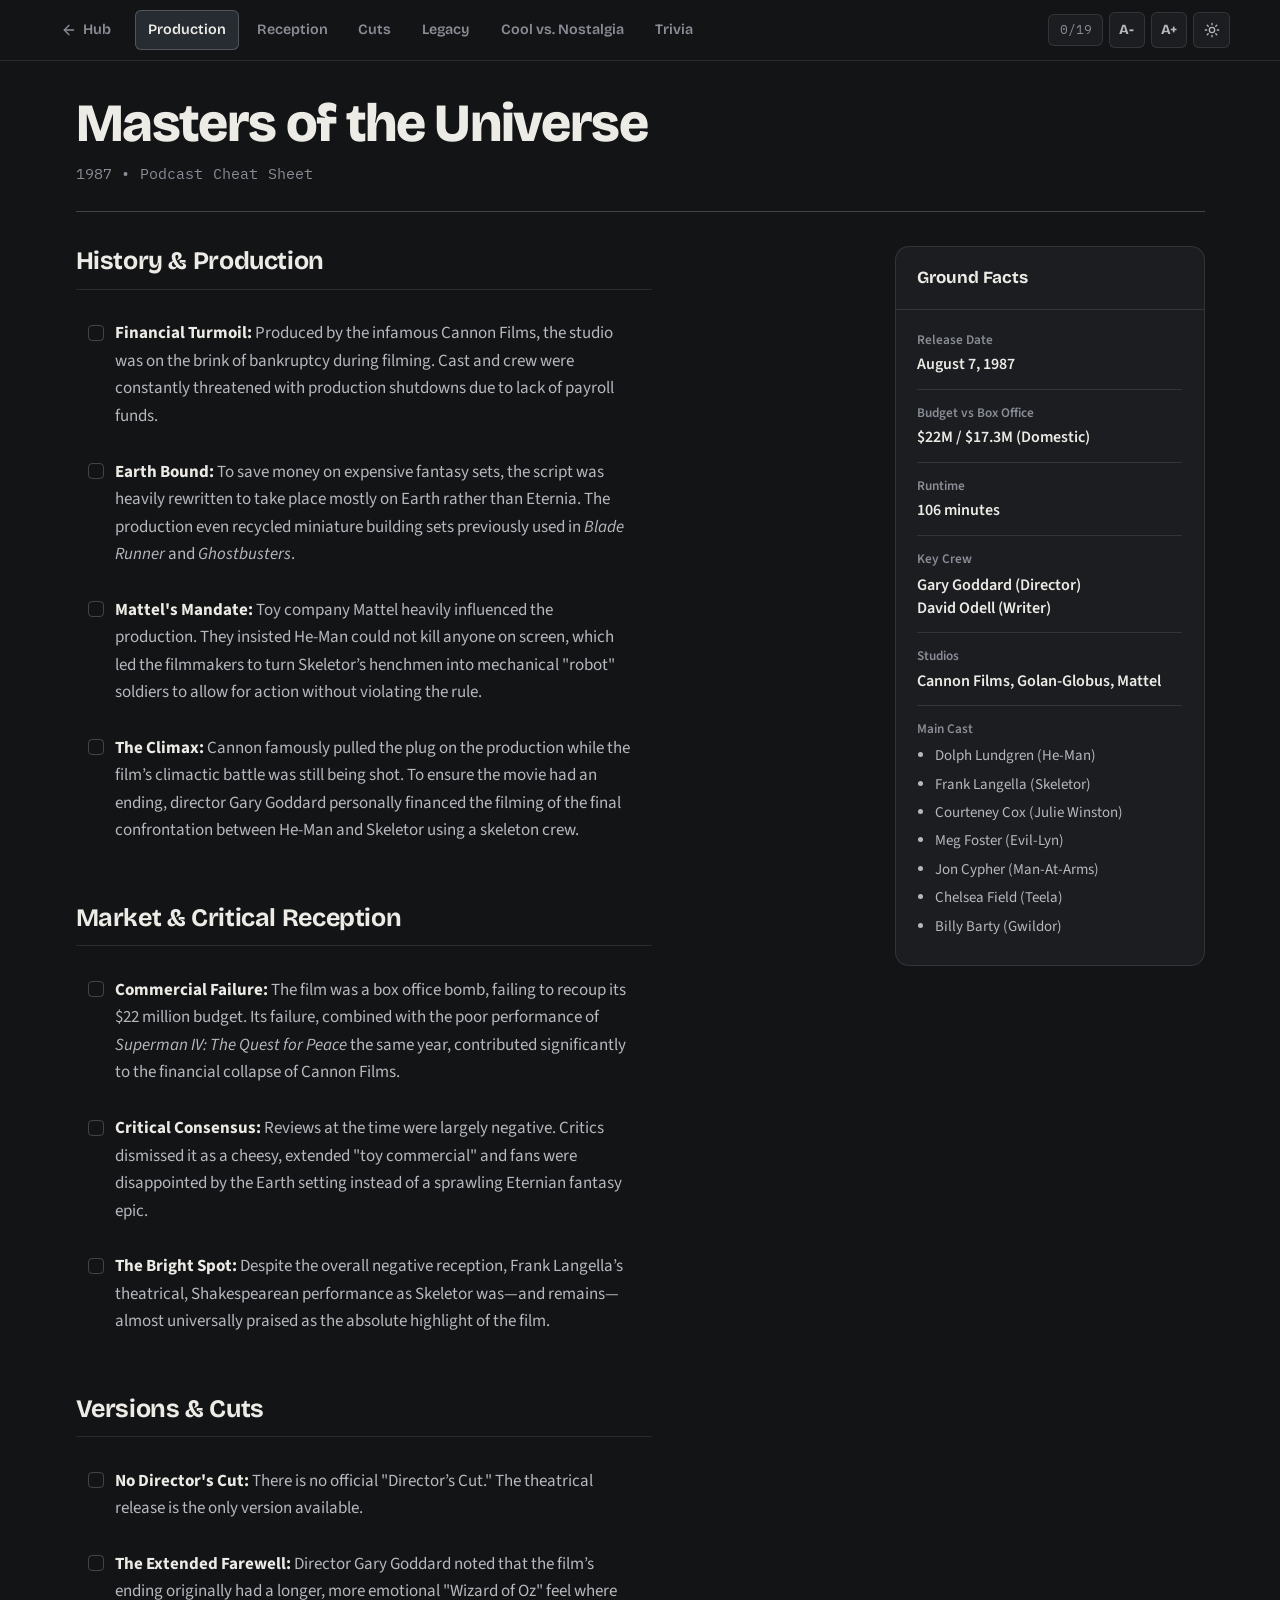
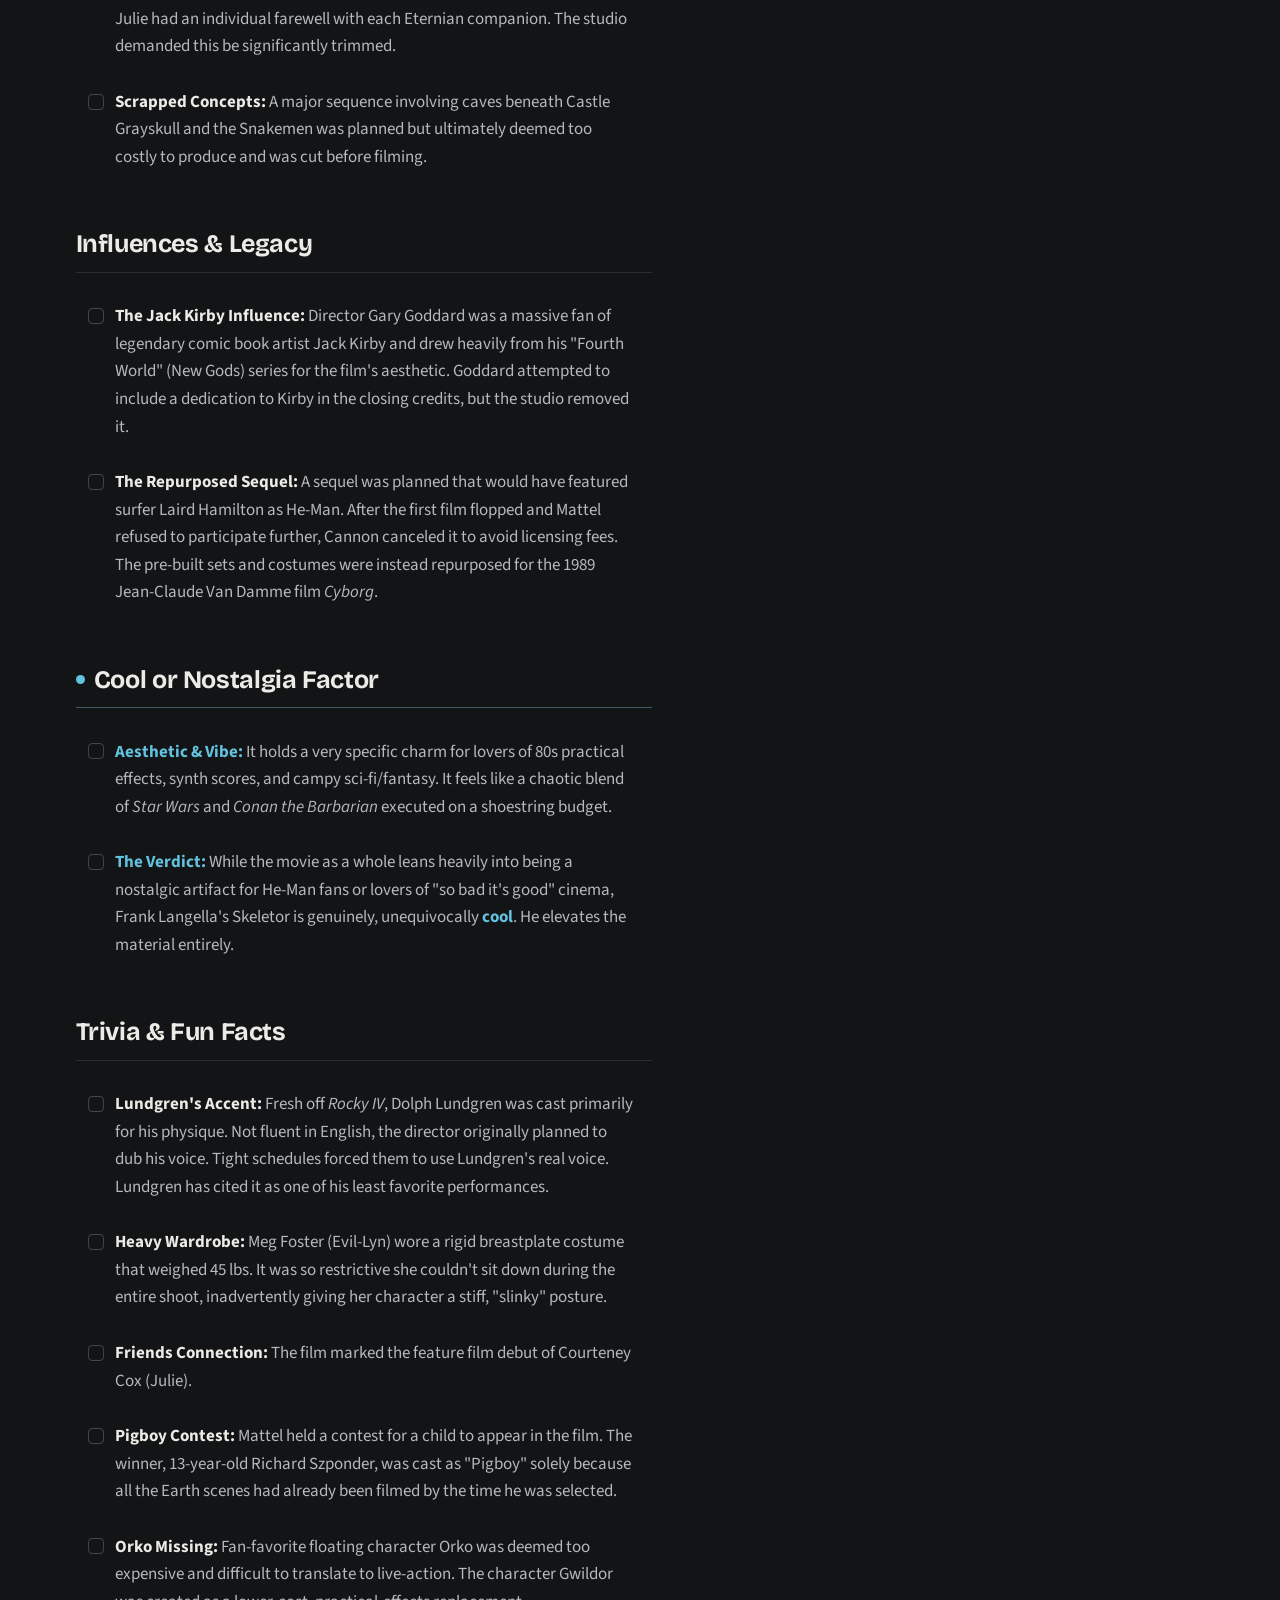
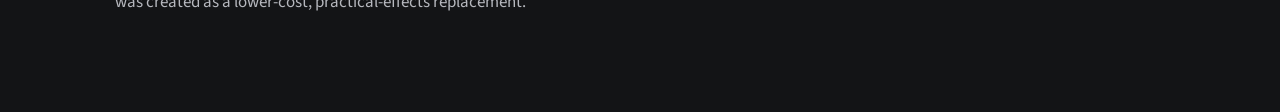
<file: docs/Masters_of_the_Universe_1987/Masters_of_the_Universe_1987_CheatSheet.html>
<!DOCTYPE html>
<html lang="en">
<head>
    <meta charset="UTF-8">
    <meta name="viewport" content="width=device-width, initial-scale=1.0">
    <title>Masters of the Universe (1987) — Cool Or Nostalgia</title>
    <link rel="preconnect" href="https://fonts.googleapis.com">
    <link rel="preconnect" href="https://fonts.gstatic.com" crossorigin>
    <link href="https://fonts.googleapis.com/css2?family=Bricolage+Grotesque:wght@600;700;800&family=IBM+Plex+Mono:wght@400;500;600&family=Source+Sans+3:ital,wght@0,400;0,600;0,700;1,400&display=swap" rel="stylesheet">
    <link rel="stylesheet" href="../assets/cheatsheet.css">
    <script src="../assets/cheatsheet.js" defer></script>
</head>
<body>
    <nav class="chapter-nav" aria-label="Episode sections">
        <div class="chapter-nav-inner">
            <a class="nav-hub-link" href="../index.html" aria-label="Back to Podcast Hub">
                <svg width="16" height="16" viewBox="0 0 24 24" fill="none" stroke="currentColor" stroke-width="2" stroke-linecap="round" stroke-linejoin="round" aria-hidden="true"><path d="M19 12H5"/><path d="m12 19-7-7 7-7"/></svg>
                <span class="nav-hub-label">Hub</span>
            </a>
            <div class="chapter-links">
                <a class="chapter-pill active" href="#history-production">Production</a>
                <a class="chapter-pill" href="#market-critical-reception">Reception</a>
                <a class="chapter-pill" href="#versions-cuts">Cuts</a>
                <a class="chapter-pill" href="#influences-legacy">Legacy</a>
                <a class="chapter-pill pill-cool" href="#cool-or-nostalgia-factor">Cool vs. Nostalgia</a>
                <a class="chapter-pill" href="#trivia-fun-facts">Trivia</a>
            </div>
            <div class="nav-controls" aria-label="Reading controls">
                <button id="font-dec" class="font-btn" type="button" title="Smaller text">A-</button>
                <button id="font-inc" class="font-btn" type="button" title="Larger text">A+</button>
                <button id="theme-toggle" class="theme-btn" type="button" title="Toggle light/dark mode"></button>
            </div>
        </div>
    </nav>

    <div class="container">
        <header>
            <h1>Masters of the Universe</h1>
            <div class="subtitle">1987 • Podcast Cheat Sheet</div>
        </header>

        <main class="main-content">
            <div id="history-production" class="card">
                <h2><span>History & Production</span></h2>
                <ul>
                    <li><strong>Financial Turmoil:</strong> Produced by the infamous Cannon Films, the studio was on the brink of bankruptcy during filming. Cast and crew were constantly threatened with production shutdowns due to lack of payroll funds.</li>
                    <li><strong>Earth Bound:</strong> To save money on expensive fantasy sets, the script was heavily rewritten to take place mostly on Earth rather than Eternia. The production even recycled miniature building sets previously used in <em>Blade Runner</em> and <em>Ghostbusters</em>.</li>
                    <li><strong>Mattel's Mandate:</strong> Toy company Mattel heavily influenced the production. They insisted He-Man could not kill anyone on screen, which led the filmmakers to turn Skeletor’s henchmen into mechanical "robot" soldiers to allow for action without violating the rule.</li>
                    <li><strong>The Climax:</strong> Cannon famously pulled the plug on the production while the film’s climactic battle was still being shot. To ensure the movie had an ending, director Gary Goddard personally financed the filming of the final confrontation between He-Man and Skeletor using a skeleton crew.</li>
                </ul>
            </div>

            <div id="market-critical-reception" class="card">
                <h2><span>Market & Critical Reception</span></h2>
                <ul>
                    <li><strong>Commercial Failure:</strong> The film was a box office bomb, failing to recoup its $22 million budget. Its failure, combined with the poor performance of <em>Superman IV: The Quest for Peace</em> the same year, contributed significantly to the financial collapse of Cannon Films.</li>
                    <li><strong>Critical Consensus:</strong> Reviews at the time were largely negative. Critics dismissed it as a cheesy, extended "toy commercial" and fans were disappointed by the Earth setting instead of a sprawling Eternian fantasy epic.</li>
                    <li><strong>The Bright Spot:</strong> Despite the overall negative reception, Frank Langella’s theatrical, Shakespearean performance as Skeletor was—and remains—almost universally praised as the absolute highlight of the film.</li>
                </ul>
            </div>

            <div id="versions-cuts" class="card">
                <h2><span>Versions & Cuts</span></h2>
                <ul>
                    <li><strong>No Director's Cut:</strong> There is no official "Director’s Cut." The theatrical release is the only version available.</li>
                    <li><strong>The Extended Farewell:</strong> Director Gary Goddard noted that the film’s ending originally had a longer, more emotional "Wizard of Oz" feel where Julie had an individual farewell with each Eternian companion. The studio demanded this be significantly trimmed.</li>
                    <li><strong>Scrapped Concepts:</strong> A major sequence involving caves beneath Castle Grayskull and the Snakemen was planned but ultimately deemed too costly to produce and was cut before filming.</li>
                </ul>
            </div>

            <div id="influences-legacy" class="card">
                <h2><span>Influences & Legacy</span></h2>
                <ul>
                    <li><strong>The Jack Kirby Influence:</strong> Director Gary Goddard was a massive fan of legendary comic book artist Jack Kirby and drew heavily from his "Fourth World" (New Gods) series for the film's aesthetic. Goddard attempted to include a dedication to Kirby in the closing credits, but the studio removed it.</li>
                    <li><strong>The Repurposed Sequel:</strong> A sequel was planned that would have featured surfer Laird Hamilton as He-Man. After the first film flopped and Mattel refused to participate further, Cannon canceled it to avoid licensing fees. The pre-built sets and costumes were instead repurposed for the 1989 Jean-Claude Van Damme film <em>Cyborg</em>.</li>
                </ul>
            </div>

            <div id="cool-or-nostalgia-factor" class="card cool-card">
                <h2><span>Cool or Nostalgia Factor</span></h2>
                <ul>
                    <li><strong>Aesthetic & Vibe:</strong> It holds a very specific charm for lovers of 80s practical effects, synth scores, and campy sci-fi/fantasy. It feels like a chaotic blend of <em>Star Wars</em> and <em>Conan the Barbarian</em> executed on a shoestring budget.</li>
                    <li><strong>The Verdict:</strong> While the movie as a whole leans heavily into being a nostalgic artifact for He-Man fans or lovers of "so bad it's good" cinema, Frank Langella's Skeletor is genuinely, unequivocally <strong>cool</strong>. He elevates the material entirely.</li>
                </ul>
            </div>

            <div id="trivia-fun-facts" class="card">
                <h2><span>Trivia & Fun Facts</span></h2>
                <ul>
                    <li><strong>Lundgren's Accent:</strong> Fresh off <em>Rocky IV</em>, Dolph Lundgren was cast primarily for his physique. Not fluent in English, the director originally planned to dub his voice. Tight schedules forced them to use Lundgren's real voice. Lundgren has cited it as one of his least favorite performances.</li>
                    <li><strong>Heavy Wardrobe:</strong> Meg Foster (Evil-Lyn) wore a rigid breastplate costume that weighed 45 lbs. It was so restrictive she couldn't sit down during the entire shoot, inadvertently giving her character a stiff, "slinky" posture.</li>
                    <li><strong>Friends Connection:</strong> The film marked the feature film debut of Courteney Cox (Julie).</li>
                    <li><strong>Pigboy Contest:</strong> Mattel held a contest for a child to appear in the film. The winner, 13-year-old Richard Szponder, was cast as "Pigboy" solely because all the Earth scenes had already been filmed by the time he was selected.</li>
                    <li><strong>Orko Missing:</strong> Fan-favorite floating character Orko was deemed too expensive and difficult to translate to live-action. The character Gwildor was created as a lower-cost, practical-effects replacement.</li>
                </ul>
            </div>
        </main>

        <aside class="sidebar">
            <div class="fact-box">
                <h2><span>Ground Facts</span></h2>
                
                <div class="fact-item">
                    <span class="fact-label">Release Date</span>
                    <span class="fact-value">August 7, 1987</span>
                </div>
                
                <div class="fact-item">
                    <span class="fact-label">Budget vs Box Office</span>
                    <span class="fact-value">$22M / $17.3M (Domestic)</span>
                </div>
                
                <div class="fact-item">
                    <span class="fact-label">Runtime</span>
                    <span class="fact-value">106 minutes</span>
                </div>

                <div class="fact-item">
                    <span class="fact-label">Key Crew</span>
                    <span class="fact-value" style="font-size: 0.95rem;">Gary Goddard (Director) <br> David Odell (Writer)</span>
                </div>

                <div class="fact-item">
                    <span class="fact-label">Studios</span>
                    <span class="fact-value" style="font-size: 0.95rem;">Cannon Films, Golan-Globus, Mattel</span>
                </div>

                <div class="fact-item">
                    <span class="fact-label">Main Cast</span>
                    <ul class="fact-list">
                        <li>Dolph Lundgren (He-Man)</li>
                        <li>Frank Langella (Skeletor)</li>
                        <li>Courteney Cox (Julie Winston)</li>
                        <li>Meg Foster (Evil-Lyn)</li>
                        <li>Jon Cypher (Man-At-Arms)</li>
                        <li>Chelsea Field (Teela)</li>
                        <li>Billy Barty (Gwildor)</li>
                    </ul>
                </div>
            </div>
        </aside>
    </div>
</body>
</html>
</file>
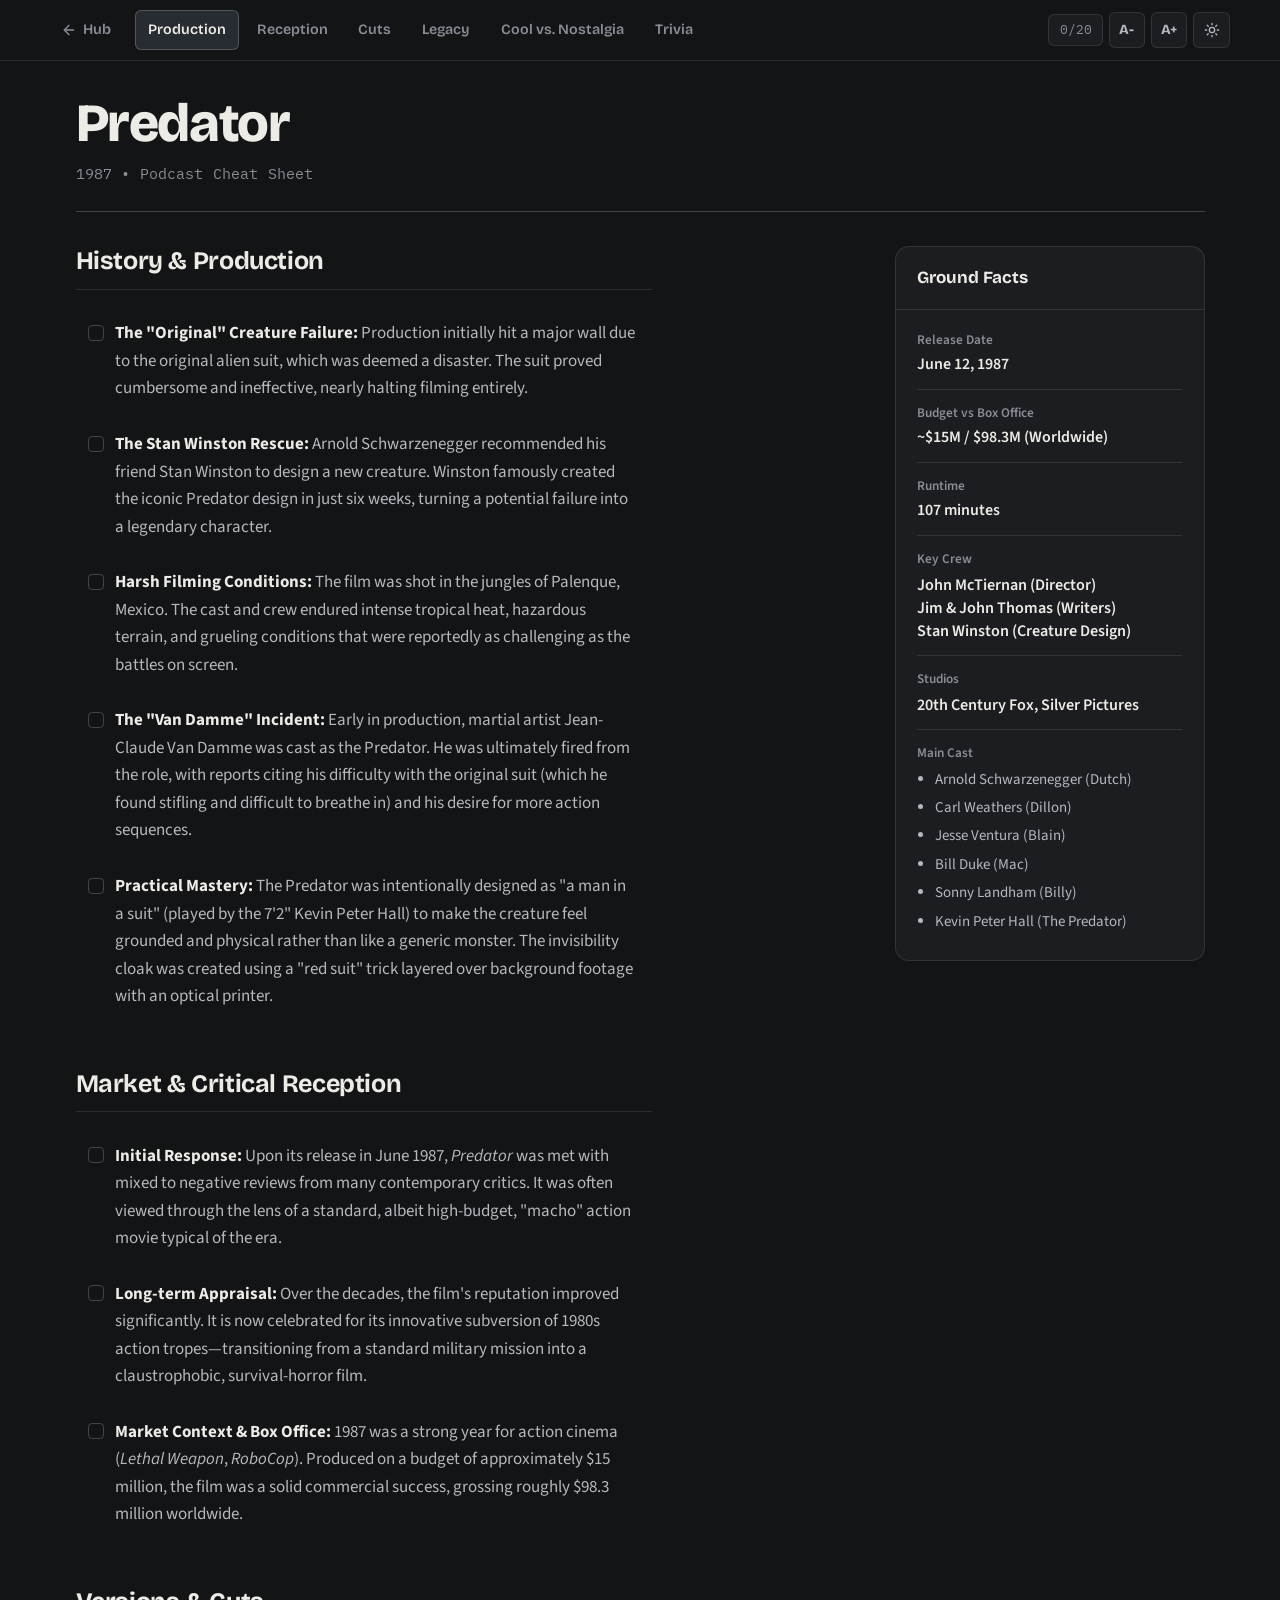
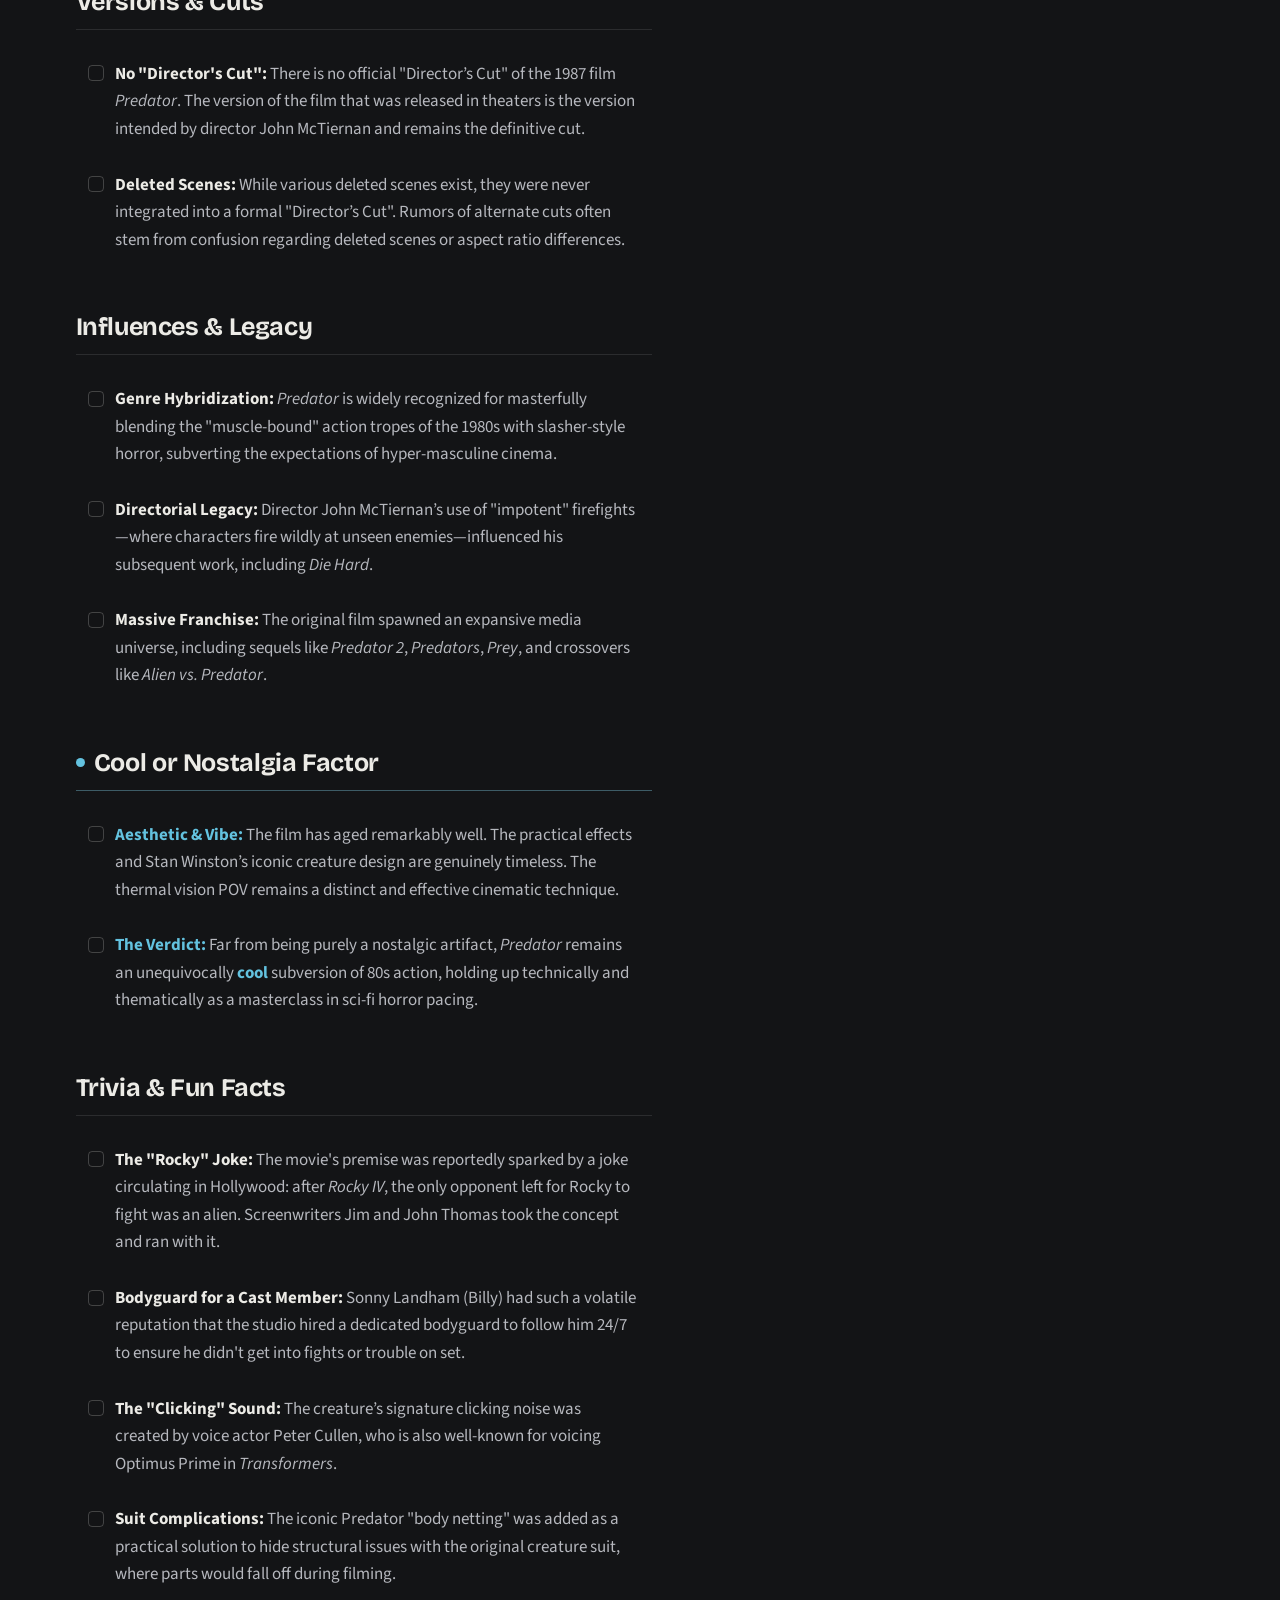
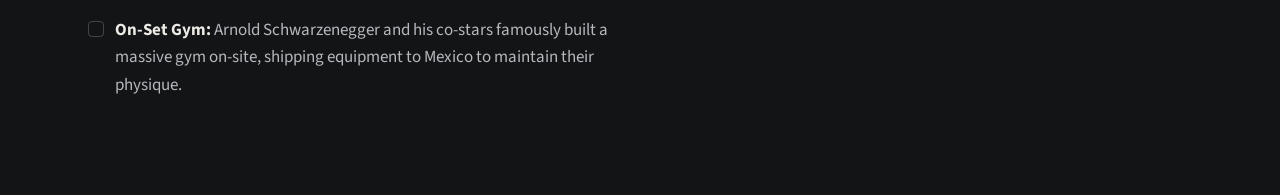
<file: docs/Predator_1987/Predator_1987_CheatSheet.html>
<!DOCTYPE html>
<html lang="en">
<head>
    <meta charset="UTF-8">
    <meta name="viewport" content="width=device-width, initial-scale=1.0">
    <title>Predator (1987) — Cool Or Nostalgia</title>
    <link rel="preconnect" href="https://fonts.googleapis.com">
    <link rel="preconnect" href="https://fonts.gstatic.com" crossorigin>
    <link href="https://fonts.googleapis.com/css2?family=Bricolage+Grotesque:wght@600;700;800&family=IBM+Plex+Mono:wght@400;500;600&family=Source+Sans+3:ital,wght@0,400;0,600;0,700;1,400&display=swap" rel="stylesheet">
    <link rel="stylesheet" href="../assets/cheatsheet.css">
    <script src="../assets/cheatsheet.js" defer></script>
</head>
<body>
    <nav class="chapter-nav" aria-label="Episode sections">
        <div class="chapter-nav-inner">
            <a class="nav-hub-link" href="../index.html" aria-label="Back to Podcast Hub">
                <svg width="16" height="16" viewBox="0 0 24 24" fill="none" stroke="currentColor" stroke-width="2" stroke-linecap="round" stroke-linejoin="round" aria-hidden="true"><path d="M19 12H5"/><path d="m12 19-7-7 7-7"/></svg>
                <span class="nav-hub-label">Hub</span>
            </a>
            <div class="chapter-links">
                <a class="chapter-pill active" href="#history-production">Production</a>
                <a class="chapter-pill" href="#market-critical-reception">Reception</a>
                <a class="chapter-pill" href="#versions-cuts">Cuts</a>
                <a class="chapter-pill" href="#influences-legacy">Legacy</a>
                <a class="chapter-pill pill-cool" href="#cool-or-nostalgia-factor">Cool vs. Nostalgia</a>
                <a class="chapter-pill" href="#trivia-fun-facts">Trivia</a>
            </div>
            <div class="nav-controls" aria-label="Reading controls">
                <button id="font-dec" class="font-btn" type="button" title="Smaller text">A-</button>
                <button id="font-inc" class="font-btn" type="button" title="Larger text">A+</button>
                <button id="theme-toggle" class="theme-btn" type="button" title="Toggle light/dark mode"></button>
            </div>
        </div>
    </nav>

    <div class="container">
        <header>
            <h1>Predator</h1>
            <div class="subtitle">1987 • Podcast Cheat Sheet</div>
        </header>

        <main class="main-content">
            <div id="history-production" class="card">
                <h2><span>History & Production</span></h2>
                <ul>
                    <li><strong>The "Original" Creature Failure:</strong> Production initially hit a major wall due to the original alien suit, which was deemed a disaster. The suit proved cumbersome and ineffective, nearly halting filming entirely.</li>
                    <li><strong>The Stan Winston Rescue:</strong> Arnold Schwarzenegger recommended his friend Stan Winston to design a new creature. Winston famously created the iconic Predator design in just six weeks, turning a potential failure into a legendary character.</li>
                    <li><strong>Harsh Filming Conditions:</strong> The film was shot in the jungles of Palenque, Mexico. The cast and crew endured intense tropical heat, hazardous terrain, and grueling conditions that were reportedly as challenging as the battles on screen.</li>
                    <li><strong>The "Van Damme" Incident:</strong> Early in production, martial artist Jean-Claude Van Damme was cast as the Predator. He was ultimately fired from the role, with reports citing his difficulty with the original suit (which he found stifling and difficult to breathe in) and his desire for more action sequences.</li>
                    <li><strong>Practical Mastery:</strong> The Predator was intentionally designed as "a man in a suit" (played by the 7'2" Kevin Peter Hall) to make the creature feel grounded and physical rather than like a generic monster. The invisibility cloak was created using a "red suit" trick layered over background footage with an optical printer.</li>
                </ul>
            </div>

            <div id="market-critical-reception" class="card">
                <h2><span>Market & Critical Reception</span></h2>
                <ul>
                    <li><strong>Initial Response:</strong> Upon its release in June 1987, <em>Predator</em> was met with mixed to negative reviews from many contemporary critics. It was often viewed through the lens of a standard, albeit high-budget, "macho" action movie typical of the era.</li>
                    <li><strong>Long-term Appraisal:</strong> Over the decades, the film's reputation improved significantly. It is now celebrated for its innovative subversion of 1980s action tropes—transitioning from a standard military mission into a claustrophobic, survival-horror film.</li>
                    <li><strong>Market Context & Box Office:</strong> 1987 was a strong year for action cinema (<em>Lethal Weapon</em>, <em>RoboCop</em>). Produced on a budget of approximately $15 million, the film was a solid commercial success, grossing roughly $98.3 million worldwide.</li>
                </ul>
            </div>

            <div id="versions-cuts" class="card">
                <h2><span>Versions & Cuts</span></h2>
                <ul>
                    <li><strong>No "Director's Cut":</strong> There is no official "Director’s Cut" of the 1987 film <em>Predator</em>. The version of the film that was released in theaters is the version intended by director John McTiernan and remains the definitive cut.</li>
                    <li><strong>Deleted Scenes:</strong> While various deleted scenes exist, they were never integrated into a formal "Director’s Cut". Rumors of alternate cuts often stem from confusion regarding deleted scenes or aspect ratio differences.</li>
                </ul>
            </div>

            <div id="influences-legacy" class="card">
                <h2><span>Influences & Legacy</span></h2>
                <ul>
                    <li><strong>Genre Hybridization:</strong> <em>Predator</em> is widely recognized for masterfully blending the "muscle-bound" action tropes of the 1980s with slasher-style horror, subverting the expectations of hyper-masculine cinema.</li>
                    <li><strong>Directorial Legacy:</strong> Director John McTiernan’s use of "impotent" firefights—where characters fire wildly at unseen enemies—influenced his subsequent work, including <em>Die Hard</em>.</li>
                    <li><strong>Massive Franchise:</strong> The original film spawned an expansive media universe, including sequels like <em>Predator 2</em>, <em>Predators</em>, <em>Prey</em>, and crossovers like <em>Alien vs. Predator</em>.</li>
                </ul>
            </div>

            <div id="cool-or-nostalgia-factor" class="card cool-card">
                <h2><span>Cool or Nostalgia Factor</span></h2>
                <ul>
                    <li><strong>Aesthetic & Vibe:</strong> The film has aged remarkably well. The practical effects and Stan Winston’s iconic creature design are genuinely timeless. The thermal vision POV remains a distinct and effective cinematic technique.</li>
                    <li><strong>The Verdict:</strong> Far from being purely a nostalgic artifact, <em>Predator</em> remains an unequivocally <strong>cool</strong> subversion of 80s action, holding up technically and thematically as a masterclass in sci-fi horror pacing.</li>
                </ul>
            </div>

            <div id="trivia-fun-facts" class="card">
                <h2><span>Trivia & Fun Facts</span></h2>
                <ul>
                    <li><strong>The "Rocky" Joke:</strong> The movie's premise was reportedly sparked by a joke circulating in Hollywood: after <em>Rocky IV</em>, the only opponent left for Rocky to fight was an alien. Screenwriters Jim and John Thomas took the concept and ran with it.</li>
                    <li><strong>Bodyguard for a Cast Member:</strong> Sonny Landham (Billy) had such a volatile reputation that the studio hired a dedicated bodyguard to follow him 24/7 to ensure he didn't get into fights or trouble on set.</li>
                    <li><strong>The "Clicking" Sound:</strong> The creature’s signature clicking noise was created by voice actor Peter Cullen, who is also well-known for voicing Optimus Prime in <em>Transformers</em>.</li>
                    <li><strong>Suit Complications:</strong> The iconic Predator "body netting" was added as a practical solution to hide structural issues with the original creature suit, where parts would fall off during filming.</li>
                    <li><strong>On-Set Gym:</strong> Arnold Schwarzenegger and his co-stars famously built a massive gym on-site, shipping equipment to Mexico to maintain their physique.</li>
                </ul>
            </div>
        </main>

        <aside class="sidebar">
            <div class="fact-box">
                <h2><span>Ground Facts</span></h2>
                
                <div class="fact-item">
                    <span class="fact-label">Release Date</span>
                    <span class="fact-value">June 12, 1987</span>
                </div>
                
                <div class="fact-item">
                    <span class="fact-label">Budget vs Box Office</span>
                    <span class="fact-value">~$15M / $98.3M (Worldwide)</span>
                </div>
                
                <div class="fact-item">
                    <span class="fact-label">Runtime</span>
                    <span class="fact-value">107 minutes</span>
                </div>

                <div class="fact-item">
                    <span class="fact-label">Key Crew</span>
                    <span class="fact-value" style="font-size: 0.95rem;">John McTiernan (Director) <br> Jim & John Thomas (Writers) <br> Stan Winston (Creature Design)</span>
                </div>

                <div class="fact-item">
                    <span class="fact-label">Studios</span>
                    <span class="fact-value" style="font-size: 0.95rem;">20th Century Fox, Silver Pictures</span>
                </div>

                <div class="fact-item">
                    <span class="fact-label">Main Cast</span>
                    <ul class="fact-list">
                        <li>Arnold Schwarzenegger (Dutch)</li>
                        <li>Carl Weathers (Dillon)</li>
                        <li>Jesse Ventura (Blain)</li>
                        <li>Bill Duke (Mac)</li>
                        <li>Sonny Landham (Billy)</li>
                        <li>Kevin Peter Hall (The Predator)</li>
                    </ul>
                </div>
            </div>
        </aside>
    </div>
</body>
</html>
</file>
<file: docs/assets/cheatsheet.css>
/* Cool Or Nostalgia — Studio Show-Notes Design System
 * Built for fast iPad scanning, live-recording tracking, and calm long-form reading.
 */

:root {
    /* Studio Dark (default — warm projection-room charcoal, zero halation) */
    --bg: #131416;
    --surface: #1b1d21;
    --surface-subtle: #22252b;
    --surface-elevated: #272b32;
    --ink: #ecebe6;
    --ink-secondary: #b6b8be;
    --ink-muted: #8a8d96;
    --border: rgba(236, 235, 230, 0.11);
    --border-strong: rgba(236, 235, 230, 0.22);

    /* Semantic chapter accents (meaningful, never garish) */
    --accent-cool: #63c2df;
    --accent-cool-bg: rgba(99, 194, 223, 0.11);
    --accent-nostalgia: #e27461;
    --accent-nostalgia-bg: rgba(226, 116, 97, 0.12);
    --accent-pitch: #e2ae42;
    --accent-pitch-bg: rgba(226, 174, 66, 0.12);
    --accent-clip: #ad94e6;
    --accent-clip-bg: rgba(173, 148, 230, 0.12);
    --accent-check: #5ec287;

    --shadow-sm: 0 2px 8px rgba(0, 0, 0, 0.28);
    --shadow-md: 0 8px 24px rgba(0, 0, 0, 0.36);

    --font-display: 'Bricolage Grotesque', -apple-system, BlinkMacSystemFont, sans-serif;
    --font-body: 'Source Sans 3', -apple-system, BlinkMacSystemFont, sans-serif;
    --font-mono: 'IBM Plex Mono', ui-monospace, SFMono-Regular, monospace;

    --base-font-size: 17px;
    --nav-height: 56px;
    --radius-sm: 6px;
    --radius-md: 10px;
    --radius-lg: 14px;
    --ease-out: cubic-bezier(0.22, 1, 0.36, 1);

    color-scheme: dark;
}

[data-theme="light"] {
    /* Daylight Paper — warm archival script stock for glare-free bright-room iPad reading */
    --bg: #f6f4ee;
    --surface: #ffffff;
    --surface-subtle: #ece9e0;
    --surface-elevated: #e4e0d5;
    --ink: #18191c;
    --ink-secondary: #3f424a;
    --ink-muted: #646873;
    --border: rgba(24, 25, 28, 0.11);
    --border-strong: rgba(24, 25, 28, 0.22);

    --accent-cool: #0e6f8c;
    --accent-cool-bg: rgba(14, 111, 140, 0.09);
    --accent-nostalgia: #b63b2a;
    --accent-nostalgia-bg: rgba(182, 59, 42, 0.09);
    --accent-pitch: #946208;
    --accent-pitch-bg: rgba(148, 98, 8, 0.1);
    --accent-clip: #603ea8;
    --accent-clip-bg: rgba(96, 62, 168, 0.09);
    --accent-check: #1f7f4c;

    --shadow-sm: 0 2px 8px rgba(24, 25, 28, 0.06);
    --shadow-md: 0 8px 24px rgba(24, 25, 28, 0.09);

    color-scheme: light;
}

*,
*::before,
*::after {
    box-sizing: border-box;
}

html {
    font-size: var(--base-font-size);
    scroll-behavior: smooth;
    -webkit-text-size-adjust: 100%;
}

body {
    margin: 0;
    padding: 0;
    font-family: var(--font-body);
    background-color: var(--bg);
    color: var(--ink);
    line-height: 1.62;
    font-feature-settings: "kern" 1, "liga" 1;
    -webkit-font-smoothing: antialiased;
    transition: background-color 0.2s var(--ease-out), color 0.2s var(--ease-out);
}

::selection {
    background: var(--accent-cool-bg);
    color: var(--ink);
}

:focus-visible {
    outline: 2px solid var(--accent-cool);
    outline-offset: 2px;
    border-radius: 4px;
}

/* Custom subtle scrollbars */
::-webkit-scrollbar {
    width: 8px;
    height: 8px;
}
::-webkit-scrollbar-track {
    background: transparent;
}
::-webkit-scrollbar-thumb {
    background: var(--border-strong);
    border-radius: 999px;
}

/* ==========================================================================
   Sticky Studio Chapter Bar (iPad-first, 44px+ tap targets)
   ========================================================================== */
.chapter-nav {
    position: sticky;
    top: 0;
    z-index: 100;
    background: var(--bg);
    border-bottom: 1px solid var(--border);
    padding: 0.45rem 1.25rem;
}

.chapter-nav-inner {
    max-width: 1180px;
    margin: 0 auto;
    display: flex;
    align-items: center;
    justify-content: space-between;
    gap: 0.75rem;
    min-height: 44px;
}

.nav-hub-link {
    display: inline-flex;
    align-items: center;
    gap: 0.35rem;
    color: var(--ink-muted);
    text-decoration: none;
    font-family: var(--font-display);
    font-weight: 600;
    font-size: 0.85rem;
    padding: 0.45rem 0.65rem;
    border-radius: var(--radius-sm);
    white-space: nowrap;
    flex-shrink: 0;
    transition: color 0.15s ease, background-color 0.15s ease;
}

.nav-hub-link:hover {
    color: var(--ink);
    background: var(--surface-subtle);
}

.chapter-links {
    display: flex;
    align-items: center;
    gap: 0.25rem;
    overflow-x: auto;
    scrollbar-width: none;
    -ms-overflow-style: none;
    padding: 0.15rem 0;
    flex: 1;
    min-width: 0;
}

.chapter-links::-webkit-scrollbar {
    display: none;
}

.chapter-pill {
    white-space: nowrap;
    text-decoration: none;
    font-family: var(--font-display);
    font-weight: 600;
    font-size: 0.84rem;
    color: var(--ink-muted);
    background: transparent;
    border: 1px solid transparent;
    border-radius: var(--radius-sm);
    padding: 0.42rem 0.72rem;
    transition: color 0.15s ease, background-color 0.15s ease, border-color 0.15s ease;
}

.chapter-pill:hover {
    color: var(--ink);
    background: var(--surface-subtle);
}

.chapter-pill.active {
    color: var(--ink);
    background: var(--surface-elevated);
    border-color: var(--border-strong);
}

.chapter-pill.pill-cool.active {
    color: var(--accent-cool);
    background: var(--accent-cool-bg);
    border-color: color-mix(in srgb, var(--accent-cool) 38%, transparent);
}

.chapter-pill.pill-nostalgia.active {
    color: var(--accent-nostalgia);
    background: var(--accent-nostalgia-bg);
    border-color: color-mix(in srgb, var(--accent-nostalgia) 38%, transparent);
}

.chapter-pill.pill-pitch.active {
    color: var(--accent-pitch);
    background: var(--accent-pitch-bg);
    border-color: color-mix(in srgb, var(--accent-pitch) 38%, transparent);
}

.chapter-pill.pill-clip.active {
    color: var(--accent-clip);
    background: var(--accent-clip-bg);
    border-color: color-mix(in srgb, var(--accent-clip) 38%, transparent);
}

.nav-controls {
    display: flex;
    align-items: center;
    gap: 0.35rem;
    flex-shrink: 0;
}

.progress-pill {
    display: inline-flex;
    align-items: center;
    gap: 0.35rem;
    font-family: var(--font-mono);
    font-size: 0.76rem;
    font-variant-numeric: tabular-nums;
    color: var(--ink-muted);
    background: var(--surface);
    border: 1px solid var(--border);
    border-radius: var(--radius-sm);
    padding: 0.38rem 0.6rem;
    cursor: pointer;
    white-space: nowrap;
    transition: color 0.15s ease, border-color 0.15s ease, background-color 0.15s ease;
}

.progress-pill:hover {
    color: var(--ink);
    border-color: var(--border-strong);
}

.progress-pill.has-progress {
    color: var(--accent-check);
    border-color: color-mix(in srgb, var(--accent-check) 40%, transparent);
}

.font-btn,
.theme-btn {
    display: inline-flex;
    align-items: center;
    justify-content: center;
    min-width: 36px;
    height: 36px;
    padding: 0 0.55rem;
    background: var(--surface);
    color: var(--ink-secondary);
    border: 1px solid var(--border);
    border-radius: var(--radius-sm);
    font-family: var(--font-display);
    font-weight: 700;
    font-size: 0.82rem;
    cursor: pointer;
    transition: color 0.15s ease, background-color 0.15s ease, border-color 0.15s ease;
}

.font-btn:hover,
.theme-btn:hover {
    color: var(--ink);
    background: var(--surface-subtle);
    border-color: var(--border-strong);
}

.theme-btn svg {
    width: 16px;
    height: 16px;
    stroke: currentColor;
    fill: none;
    stroke-width: 2;
    stroke-linecap: round;
    stroke-linejoin: round;
}

/* ==========================================================================
   Main Two-Column Editorial Dossier Layout
   ========================================================================== */
.container {
    max-width: 1180px;
    margin: 0 auto;
    padding: 2rem 1.5rem 5rem;
    display: grid;
    grid-template-columns: minmax(0, 1fr) 310px;
    gap: 2rem 3.25rem;
    align-items: start;
}

/* Legacy .nav-back kept subtle if present in HTML */
.nav-back {
    display: none;
}

/* Editorial Title Masthead */
header {
    grid-column: 1 / -1;
    padding-bottom: 1.5rem;
    border-bottom: 1px solid var(--border-strong);
    display: flex;
    flex-direction: column;
    gap: 0.55rem;
}

h1 {
    font-family: var(--font-display);
    font-size: clamp(2.1rem, 4.2vw, 3.25rem);
    font-weight: 800;
    line-height: 1.08;
    letter-spacing: -0.025em;
    margin: 0;
    color: var(--ink);
    text-wrap: balance;
}

.subtitle {
    font-family: var(--font-mono);
    font-size: 0.86rem;
    font-variant-numeric: tabular-nums;
    color: var(--ink-muted);
    letter-spacing: 0.01em;
    margin: 0;
}

.tagline {
    font-family: var(--font-body);
    font-style: italic;
    font-size: 1.08rem;
    color: var(--ink-secondary);
    max-width: 68ch;
    margin: 0.15rem 0 0;
}

/* Live-recording hint strip */
.studio-hint {
    display: inline-flex;
    align-items: center;
    gap: 0.45rem;
    font-size: 0.82rem;
    color: var(--ink-muted);
    margin-top: 0.35rem;
}

/* ==========================================================================
   Main Reading Column (65–72ch optimal reading measure)
   ========================================================================== */
.main-content {
    display: flex;
    flex-direction: column;
    gap: 2.75rem;
    min-width: 0;
    max-width: 72ch;
}

section[id] {
    scroll-margin-top: 4.5rem;
}

/* Clean section rhythm — no nested cards, no 5px borders, no neon glows */
.card {
    background: transparent;
    padding: 0;
    border: none;
    border-radius: 0;
    box-shadow: none;
}

.card h2 {
    font-family: var(--font-display);
    font-size: 1.48rem;
    font-weight: 700;
    line-height: 1.25;
    letter-spacing: -0.015em;
    color: var(--ink);
    margin: 0 0 1.15rem;
    padding-bottom: 0.65rem;
    border-bottom: 1px solid var(--border);
    display: flex;
    align-items: baseline;
    justify-content: space-between;
    gap: 0.75rem;
    flex-wrap: wrap;
}

.card h2 > span:first-child {
    display: inline-flex;
    align-items: center;
    gap: 0.55rem;
}

/* Semantic section marker dot */
.card.cool-card h2 > span:first-child::before,
.card.nostalgia-card h2 > span:first-child::before,
.card.alert-card h2 > span:first-child::before,
.card.pitch-card h2 > span:first-child::before,
.card.featured h2 > span:first-child::before,
.card.clip-card h2 > span:first-child::before {
    content: "";
    width: 9px;
    height: 9px;
    border-radius: 50%;
    flex-shrink: 0;
    transform: translateY(-1px);
}

.card.cool-card h2 > span:first-child::before {
    background: var(--accent-cool);
}

.card.nostalgia-card h2 > span:first-child::before,
.card.alert-card h2 > span:first-child::before {
    background: var(--accent-nostalgia);
}

.card.pitch-card h2 > span:first-child::before,
.card.featured h2 > span:first-child::before {
    background: var(--accent-pitch);
}

.card.clip-card h2 > span:first-child::before {
    background: var(--accent-clip);
}

.card.cool-card h2 {
    border-bottom-color: color-mix(in srgb, var(--accent-cool) 32%, var(--border));
}

.card.nostalgia-card h2,
.card.alert-card h2 {
    border-bottom-color: color-mix(in srgb, var(--accent-nostalgia) 32%, var(--border));
}

.card.pitch-card h2,
.card.featured h2 {
    border-bottom-color: color-mix(in srgb, var(--accent-pitch) 32%, var(--border));
}

.card.clip-card h2 {
    border-bottom-color: color-mix(in srgb, var(--accent-clip) 32%, var(--border));
}

.chapter-badge {
    font-family: var(--font-mono);
    font-size: 0.74rem;
    font-weight: 500;
    color: var(--ink-muted);
    background: var(--surface);
    border: 1px solid var(--border);
    padding: 0.16rem 0.55rem;
    border-radius: var(--radius-sm);
    white-space: nowrap;
}

.card h3 {
    font-family: var(--font-display);
    font-size: 1.08rem;
    font-weight: 700;
    color: var(--ink);
    margin: 1.85rem 0 0.75rem;
    letter-spacing: -0.01em;
}

.card p {
    margin: 0 0 0.9rem;
    color: var(--ink-secondary);
}

.card p:last-child {
    margin-bottom: 0;
}

.card strong {
    color: var(--ink);
    font-weight: 700;
}

.card.cool-card strong {
    color: var(--accent-cool);
}

.card.nostalgia-card strong,
.card.alert-card strong {
    color: var(--accent-nostalgia);
}

.card.pitch-card strong,
.card.featured strong {
    color: var(--accent-pitch);
}

.card.clip-card strong {
    color: var(--accent-clip);
}

/* ==========================================================================
   Scannable Talking-Point Lists with Tap-to-Check Live Tracking
   ========================================================================== */
.card ul {
    list-style: none;
    padding: 0;
    margin: 0;
    display: flex;
    flex-direction: column;
    gap: 0.35rem;
}

.card li {
    position: relative;
    padding: 0.65rem 0.85rem 0.65rem 2.35rem;
    border-radius: var(--radius-md);
    color: var(--ink-secondary);
    transition: background-color 0.15s ease, opacity 0.2s ease;
}

/* Interactive tap-to-check items (tagged by cheatsheet.js) */
.trackable {
    cursor: pointer;
    user-select: none;
    -webkit-tap-highlight-color: transparent;
}

.trackable:hover {
    background: var(--surface);
}

.card li.trackable::before {
    content: "";
    position: absolute;
    left: 0.75rem;
    top: 0.92rem;
    width: 16px;
    height: 16px;
    border-radius: 4px;
    border: 1.5px solid var(--border-strong);
    background: transparent;
    transition: background-color 0.15s ease, border-color 0.15s ease;
}

.card li.trackable.is-done::before {
    background: var(--accent-check);
    border-color: var(--accent-check);
    background-image: url("data:image/svg+xml,%3Csvg xmlns='http://www.w3.org/2000/svg' viewBox='0 0 12 12' fill='none' stroke='%23ffffff' stroke-width='2' stroke-linecap='round' stroke-linejoin='round'%3E%3Cpath d='M2.5 6.2 4.8 8.5 9.5 3.5'/%3E%3C/svg%3E");
    background-size: 11px 11px;
    background-position: center;
    background-repeat: no-repeat;
}

.trackable.is-done {
    opacity: 0.42;
}

.trackable.is-done strong,
.trackable.is-done .issue-title,
.trackable.is-done .pitch-title,
.trackable.is-done .clip-question {
    text-decoration: line-through;
    text-decoration-thickness: 1.5px;
}

/* Intro Synopsis Callout */
.synopsis-box {
    background: var(--surface);
    border: 1px solid var(--border);
    border-radius: var(--radius-md);
    padding: 1.15rem 1.35rem;
    font-size: 1.04rem;
    line-height: 1.66;
    color: var(--ink);
}

/* ==========================================================================
   Structured Blocks: Plot Holes, Pitches, Clip Hooks (flat, calm, scannable)
   ========================================================================== */
.issue-block,
.pitch-block,
.clip-hook {
    position: relative;
    padding: 1rem 1.15rem 1rem 2.5rem;
    border-radius: var(--radius-md);
    border: 1px solid var(--border);
    background: var(--surface);
    margin-bottom: 0.85rem;
    transition: border-color 0.15s ease, background-color 0.15s ease, opacity 0.2s ease;
}

.issue-block:last-child,
.pitch-block:last-child,
.clip-hook:last-child {
    margin-bottom: 0;
}

.issue-block.trackable::before,
.pitch-block.trackable::before,
.clip-hook.trackable::before {
    content: "";
    position: absolute;
    left: 0.9rem;
    top: 1.18rem;
    width: 16px;
    height: 16px;
    border-radius: 4px;
    border: 1.5px solid var(--border-strong);
    background: transparent;
    transition: background-color 0.15s ease, border-color 0.15s ease;
}

.issue-block.trackable.is-done::before,
.pitch-block.trackable.is-done::before,
.clip-hook.trackable.is-done::before {
    background: var(--accent-check);
    border-color: var(--accent-check);
    background-image: url("data:image/svg+xml,%3Csvg xmlns='http://www.w3.org/2000/svg' viewBox='0 0 12 12' fill='none' stroke='%23ffffff' stroke-width='2' stroke-linecap='round' stroke-linejoin='round'%3E%3Cpath d='M2.5 6.2 4.8 8.5 9.5 3.5'/%3E%3C/svg%3E");
    background-size: 11px 11px;
    background-position: center;
    background-repeat: no-repeat;
}

.issue-title {
    font-family: var(--font-display);
    font-size: 1.08rem;
    font-weight: 700;
    color: var(--ink);
    margin-bottom: 0.4rem;
    display: flex;
    align-items: center;
    flex-wrap: wrap;
    gap: 0.5rem;
}

.issue-tag {
    font-family: var(--font-mono);
    font-size: 0.72rem;
    font-weight: 500;
    padding: 0.12rem 0.5rem;
    border-radius: var(--radius-sm);
    background: var(--accent-nostalgia-bg);
    color: var(--accent-nostalgia);
}

.issue-desc {
    font-size: 0.97rem;
    color: var(--ink-secondary);
    margin-bottom: 0.65rem;
}

.issue-podcast-take {
    font-size: 0.92rem;
    color: var(--ink);
    background: var(--surface-subtle);
    padding: 0.6rem 0.85rem;
    border-radius: var(--radius-sm);
}

.issue-podcast-take strong {
    color: var(--accent-pitch);
}

.pitch-title {
    font-family: var(--font-display);
    font-size: 1.08rem;
    font-weight: 700;
    color: var(--accent-pitch);
    margin-bottom: 0.35rem;
}

.clip-question {
    font-family: var(--font-display);
    font-size: 1.08rem;
    font-weight: 700;
    color: var(--accent-clip);
    margin-bottom: 0.35rem;
}

/* ==========================================================================
   Timeline Visualizer (used in 12 Monkeys, Demolition Man, etc.)
   ========================================================================== */
.timeline-visualizer {
    display: flex;
    flex-direction: column;
    gap: 0.85rem;
    margin: 1rem 0 1.25rem;
}

.timeline-node {
    background: var(--surface);
    border: 1px solid var(--border);
    border-radius: var(--radius-md);
    padding: 0.95rem 1.15rem;
}

.timeline-header {
    display: flex;
    align-items: baseline;
    justify-content: space-between;
    gap: 0.75rem;
    flex-wrap: wrap;
    margin-bottom: 0.4rem;
}

.timeline-phase {
    font-family: var(--font-display);
    font-weight: 700;
    font-size: 1.02rem;
    color: var(--ink);
}

.timeline-badge {
    font-family: var(--font-mono);
    font-size: 0.72rem;
    font-weight: 500;
    color: var(--accent-cool);
    background: var(--accent-cool-bg);
    padding: 0.12rem 0.5rem;
    border-radius: var(--radius-sm);
    white-space: nowrap;
}

.timeline-desc {
    font-size: 0.96rem;
    color: var(--ink-secondary);
    margin: 0;
}

.timeline-details {
    margin-top: 0.65rem;
    padding: 0.6rem 0.85rem;
    border-radius: var(--radius-sm);
    background: var(--surface-subtle);
    font-size: 0.92rem;
    color: var(--ink);
}

/* ==========================================================================
   Collapsible Mermaid Flow Diagram
   ========================================================================== */
details.flow-toggle {
    margin-top: 1rem;
    background: var(--surface);
    border: 1px solid var(--border);
    border-radius: var(--radius-md);
    padding: 0.75rem 1rem;
}

details.flow-toggle summary {
    cursor: pointer;
    font-family: var(--font-display);
    font-weight: 600;
    font-size: 0.94rem;
    color: var(--ink);
    list-style: none;
    display: flex;
    align-items: center;
    justify-content: space-between;
    gap: 0.5rem;
}

details.flow-toggle summary::-webkit-details-marker {
    display: none;
}

details.flow-toggle summary::after {
    content: "Expand";
    font-family: var(--font-mono);
    font-size: 0.75rem;
    color: var(--ink-muted);
}

details.flow-toggle[open] summary::after {
    content: "Hide";
}

.mermaid-container {
    background: var(--bg);
    padding: 1.1rem;
    border-radius: var(--radius-sm);
    border: 1px solid var(--border);
    margin-top: 0.85rem;
    overflow-x: auto;
    text-align: center;
}

/* ==========================================================================
   Sticky Ground Facts Sidebar (Desktop & iPad Landscape)
   + Collapsible Drawer (iPad Portrait & Mobile)
   ========================================================================== */
.sidebar {
    position: sticky;
    top: calc(var(--nav-height) + 1.25rem);
    height: max-content;
    display: flex;
    flex-direction: column;
    gap: 1rem;
}

.facts-drawer {
    background: var(--surface);
    border: 1px solid var(--border);
    border-radius: var(--radius-lg);
    overflow: hidden;
}

.facts-drawer-summary {
    list-style: none;
    cursor: pointer;
    padding: 1rem 1.25rem;
    display: flex;
    align-items: center;
    justify-content: space-between;
    gap: 0.75rem;
    border-bottom: 1px solid var(--border);
    user-select: none;
}

.facts-drawer-summary::-webkit-details-marker {
    display: none;
}

.facts-drawer:not([open]) .facts-drawer-summary {
    border-bottom-color: transparent;
}

.facts-drawer-title {
    font-family: var(--font-display);
    font-size: 1rem;
    font-weight: 700;
    color: var(--ink);
}

.facts-drawer-meta {
    font-family: var(--font-mono);
    font-size: 0.76rem;
    font-variant-numeric: tabular-nums;
    color: var(--ink-muted);
    display: none;
    max-width: 48vw;
    overflow: hidden;
    text-overflow: ellipsis;
    white-space: nowrap;
}

.facts-drawer-chevron {
    display: none;
    width: 18px;
    height: 18px;
    color: var(--ink-muted);
    transition: transform 0.2s var(--ease-out);
    flex-shrink: 0;
}

.facts-drawer[open] .facts-drawer-chevron {
    transform: rotate(180deg);
}

.fact-box {
    padding: 1.1rem 1.25rem 1.25rem;
}

/* If a page still has bare .fact-box without drawer wrapper */
.sidebar > .fact-box {
    background: var(--surface);
    border: 1px solid var(--border);
    border-radius: var(--radius-lg);
}

.fact-box h2 {
    font-family: var(--font-display);
    font-size: 1rem;
    font-weight: 700;
    color: var(--ink);
    margin: 0 0 1rem;
    padding-bottom: 0.65rem;
    border-bottom: 1px solid var(--border);
}

.fact-item {
    padding: 0.72rem 0;
    border-bottom: 1px solid var(--border);
}

.fact-item:first-child {
    padding-top: 0;
}

.fact-item:last-child {
    border-bottom: none;
    padding-bottom: 0;
}

.fact-label {
    display: block;
    font-family: var(--font-body);
    font-size: 0.78rem;
    font-weight: 600;
    color: var(--ink-muted);
    margin-bottom: 0.18rem;
}

.fact-value {
    display: block;
    font-size: 0.94rem;
    font-weight: 600;
    font-variant-numeric: tabular-nums;
    color: var(--ink);
    line-height: 1.45;
}

.fact-list {
    margin: 0.25rem 0 0;
    padding-left: 1.1rem;
    font-size: 0.88rem;
    color: var(--ink-secondary);
}

.fact-list li {
    margin-bottom: 0.25rem;
    padding: 0;
}

.fact-box > ul {
    list-style: none;
    margin: 0;
    padding: 0;
}

.fact-box > ul > li {
    padding: 0.62rem 0;
    border-bottom: 1px solid var(--border);
    font-size: 0.92rem;
    color: var(--ink-secondary);
}

.fact-box > ul > li:first-child {
    padding-top: 0;
}

.fact-box > ul > li:last-child {
    border-bottom: none;
    padding-bottom: 0;
}

.fact-box > ul > li strong {
    color: var(--ink);
}

.score-row {
    display: grid;
    grid-template-columns: 1fr 1fr;
    gap: 0.5rem;
    margin-top: 0.35rem;
}

.score-pill {
    background: var(--surface-subtle);
    border: 1px solid var(--border);
    border-radius: var(--radius-sm);
    padding: 0.45rem 0.5rem;
    text-align: center;
    font-size: 0.76rem;
    color: var(--ink-muted);
}

.score-pill strong {
    display: block;
    font-family: var(--font-mono);
    font-size: 1.05rem;
    font-weight: 700;
    font-variant-numeric: tabular-nums;
    color: var(--ink);
    margin-top: 0.1rem;
}

/* ==========================================================================
   Responsive: iPad Portrait & Mobile (<= 980px)
   Ground Facts collapses cleanly above Chapter 1 so talking points start immediately!
   ========================================================================== */
@media (max-width: 980px) {
    .container {
        grid-template-columns: 1fr;
        gap: 1.75rem;
        padding: 1.25rem 1.15rem 4rem;
    }

    .sidebar {
        position: static;
        order: -1;
    }

    .facts-drawer-meta,
    .facts-drawer-chevron {
        display: inline-flex;
    }

    .main-content {
        max-width: 100%;
    }

    .chapter-links {
        padding-right: 1rem;
        -webkit-mask-image: linear-gradient(to right, #000 0, #000 calc(100% - 20px), transparent 100%);
        mask-image: linear-gradient(to right, #000 0, #000 calc(100% - 20px), transparent 100%);
    }
}

@media (max-width: 640px) {
    .chapter-nav {
        padding: 0.4rem 0.75rem;
    }

    .nav-hub-label {
        display: none;
    }

    .progress-pill {
        display: none;
    }

    header {
        padding-bottom: 1.15rem;
    }
}

@media (prefers-reduced-motion: reduce) {
    html {
        scroll-behavior: auto;
    }
    *,
    *::before,
    *::after {
        transition-duration: 0.01ms !important;
        animation-duration: 0.01ms !important;
    }
}
</file>
